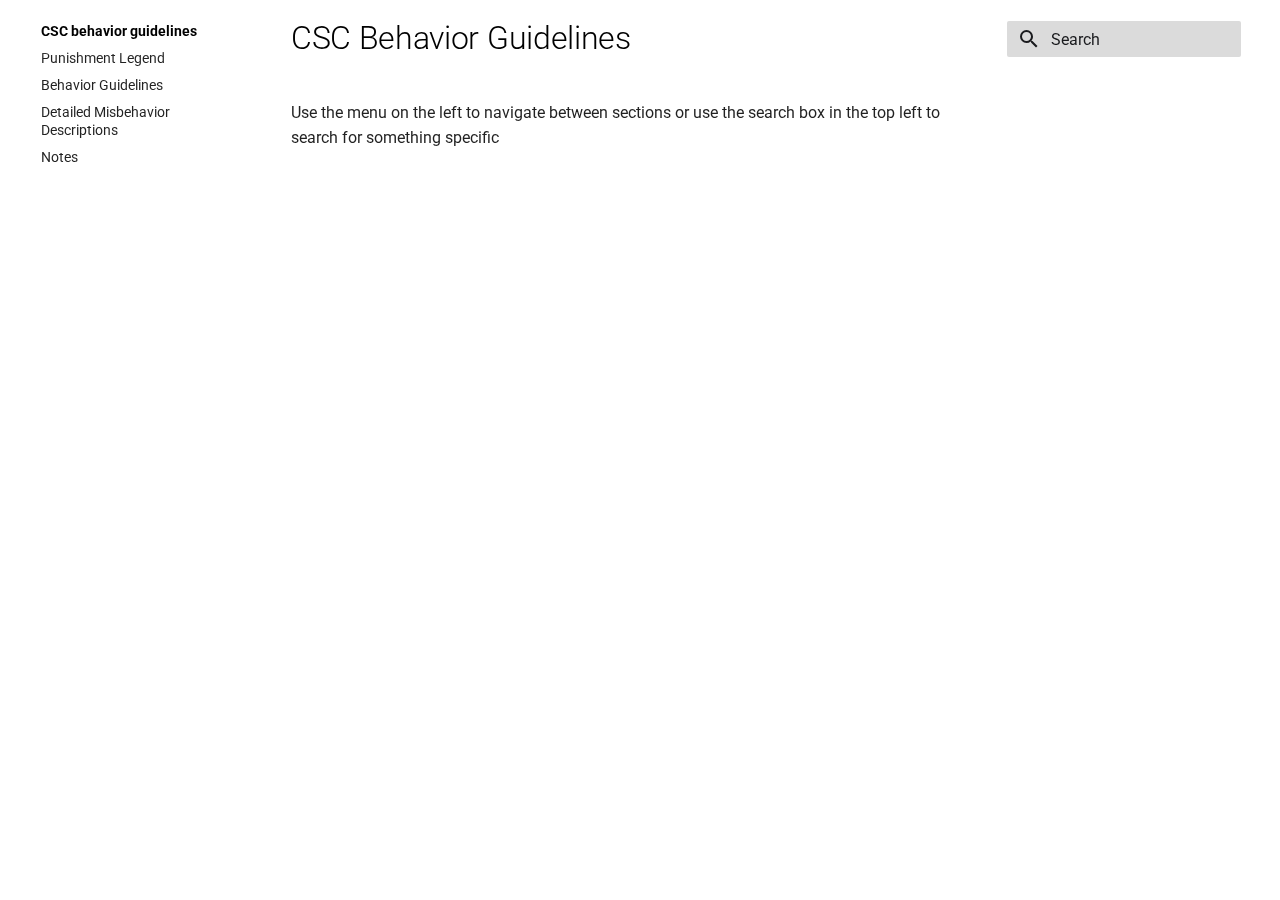
<file: index.html>
<!doctype html>
<html lang="en" class="no-js">
  <head>
    
      <meta charset="utf-8">
      <meta name="viewport" content="width=device-width,initial-scale=1">
      
      
      
        <link rel="canonical" href="https://rulebook.csconfederation.com/">
      
      
      
      <link rel="icon" href="assets/images/favicon.png">
      <meta name="generator" content="mkdocs-1.4.2, mkdocs-material-9.0.6">
    
    
      
        <title>CSC behavior guidelines</title>
      
    
    
      <link rel="stylesheet" href="assets/stylesheets/main.558e4712.min.css">
      
        
        <link rel="stylesheet" href="assets/stylesheets/palette.2505c338.min.css">
      
      

    
    
    
      
        
        
        <link rel="preconnect" href="https://fonts.gstatic.com" crossorigin>
        <link rel="stylesheet" href="https://fonts.googleapis.com/css?family=Roboto:300,300i,400,400i,700,700i%7CRoboto+Mono:400,400i,700,700i&display=fallback">
        <style>:root{--md-text-font:"Roboto";--md-code-font:"Roboto Mono"}</style>
      
    
    
      <link rel="stylesheet" href="stylesheets/extra.css">
    
    <script>__md_scope=new URL(".",location),__md_hash=e=>[...e].reduce((e,_)=>(e<<5)-e+_.charCodeAt(0),0),__md_get=(e,_=localStorage,t=__md_scope)=>JSON.parse(_.getItem(t.pathname+"."+e)),__md_set=(e,_,t=localStorage,a=__md_scope)=>{try{t.setItem(a.pathname+"."+e,JSON.stringify(_))}catch(e){}}</script>
    
      

    
    
    
  </head>
  
  
    
    
      
    
    
    
    
    <body dir="ltr" data-md-color-scheme="default" data-md-color-primary="" data-md-color-accent="">
  
    
    
      <script>var palette=__md_get("__palette");if(palette&&"object"==typeof palette.color)for(var key of Object.keys(palette.color))document.body.setAttribute("data-md-color-"+key,palette.color[key])</script>
    
    <input class="md-toggle" data-md-toggle="drawer" type="checkbox" id="__drawer" autocomplete="off">
    <input class="md-toggle" data-md-toggle="search" type="checkbox" id="__search" autocomplete="off">
    <label class="md-overlay" for="__drawer"></label>
    <div data-md-component="skip">
      
        
        <a href="#csc-behavior-guidelines" class="md-skip">
          Skip to content
        </a>
      
    </div>
    <div data-md-component="announce">
      
    </div>
    
    
      

<header class="md-header" data-md-component="header">
  <nav class="md-header__inner md-grid" aria-label="Header">
    <a href="." title="CSC behavior guidelines" class="md-header__button md-logo" aria-label="CSC behavior guidelines" data-md-component="logo">
      
  
  <svg xmlns="http://www.w3.org/2000/svg" viewBox="0 0 24 24"><path d="M12 8a3 3 0 0 0 3-3 3 3 0 0 0-3-3 3 3 0 0 0-3 3 3 3 0 0 0 3 3m0 3.54C9.64 9.35 6.5 8 3 8v11c3.5 0 6.64 1.35 9 3.54 2.36-2.19 5.5-3.54 9-3.54V8c-3.5 0-6.64 1.35-9 3.54Z"/></svg>

    </a>
    <label class="md-header__button md-icon" for="__drawer">
      <svg xmlns="http://www.w3.org/2000/svg" viewBox="0 0 24 24"><path d="M3 6h18v2H3V6m0 5h18v2H3v-2m0 5h18v2H3v-2Z"/></svg>
    </label>
    <div class="md-header__title" data-md-component="header-title">
      <div class="md-header__ellipsis">
        <div class="md-header__topic">
          <span class="md-ellipsis">
            CSC behavior guidelines
          </span>
        </div>
        <div class="md-header__topic" data-md-component="header-topic">
          <span class="md-ellipsis">
            
              CSC Behavior Guidelines
            
          </span>
        </div>
      </div>
    </div>
    
      <form class="md-header__option" data-md-component="palette">
        
          
          <input class="md-option" data-md-color-media="(prefers-color-scheme: light)" data-md-color-scheme="default" data-md-color-primary="" data-md-color-accent=""  aria-hidden="true"  type="radio" name="__palette" id="__palette_1">
          
        
          
          <input class="md-option" data-md-color-media="(prefers-color-scheme: dark)" data-md-color-scheme="slate" data-md-color-primary="" data-md-color-accent=""  aria-hidden="true"  type="radio" name="__palette" id="__palette_2">
          
        
      </form>
    
    
    
      <label class="md-header__button md-icon" for="__search">
        <svg xmlns="http://www.w3.org/2000/svg" viewBox="0 0 24 24"><path d="M9.5 3A6.5 6.5 0 0 1 16 9.5c0 1.61-.59 3.09-1.56 4.23l.27.27h.79l5 5-1.5 1.5-5-5v-.79l-.27-.27A6.516 6.516 0 0 1 9.5 16 6.5 6.5 0 0 1 3 9.5 6.5 6.5 0 0 1 9.5 3m0 2C7 5 5 7 5 9.5S7 14 9.5 14 14 12 14 9.5 12 5 9.5 5Z"/></svg>
      </label>
      <div class="md-search" data-md-component="search" role="dialog">
  <label class="md-search__overlay" for="__search"></label>
  <div class="md-search__inner" role="search">
    <form class="md-search__form" name="search">
      <input type="text" class="md-search__input" name="query" aria-label="Search" placeholder="Search" autocapitalize="off" autocorrect="off" autocomplete="off" spellcheck="false" data-md-component="search-query" required>
      <label class="md-search__icon md-icon" for="__search">
        <svg xmlns="http://www.w3.org/2000/svg" viewBox="0 0 24 24"><path d="M9.5 3A6.5 6.5 0 0 1 16 9.5c0 1.61-.59 3.09-1.56 4.23l.27.27h.79l5 5-1.5 1.5-5-5v-.79l-.27-.27A6.516 6.516 0 0 1 9.5 16 6.5 6.5 0 0 1 3 9.5 6.5 6.5 0 0 1 9.5 3m0 2C7 5 5 7 5 9.5S7 14 9.5 14 14 12 14 9.5 12 5 9.5 5Z"/></svg>
        <svg xmlns="http://www.w3.org/2000/svg" viewBox="0 0 24 24"><path d="M20 11v2H8l5.5 5.5-1.42 1.42L4.16 12l7.92-7.92L13.5 5.5 8 11h12Z"/></svg>
      </label>
      <nav class="md-search__options" aria-label="Search">
        
        <button type="reset" class="md-search__icon md-icon" title="Clear" aria-label="Clear" tabindex="-1">
          <svg xmlns="http://www.w3.org/2000/svg" viewBox="0 0 24 24"><path d="M19 6.41 17.59 5 12 10.59 6.41 5 5 6.41 10.59 12 5 17.59 6.41 19 12 13.41 17.59 19 19 17.59 13.41 12 19 6.41Z"/></svg>
        </button>
      </nav>
      
    </form>
    <div class="md-search__output">
      <div class="md-search__scrollwrap" data-md-scrollfix>
        <div class="md-search-result" data-md-component="search-result">
          <div class="md-search-result__meta">
            Initializing search
          </div>
          <ol class="md-search-result__list" role="presentation"></ol>
        </div>
      </div>
    </div>
  </div>
</div>
    
    
  </nav>
  
</header>
    
    <div class="md-container" data-md-component="container">
      
      
        
          
        
      
      <main class="md-main" data-md-component="main">
        <div class="md-main__inner md-grid">
          
            
              
              <div class="md-sidebar md-sidebar--primary" data-md-component="sidebar" data-md-type="navigation" >
                <div class="md-sidebar__scrollwrap">
                  <div class="md-sidebar__inner">
                    


<nav class="md-nav md-nav--primary" aria-label="Navigation" data-md-level="0">
  <label class="md-nav__title" for="__drawer">
    <a href="." title="CSC behavior guidelines" class="md-nav__button md-logo" aria-label="CSC behavior guidelines" data-md-component="logo">
      
  
  <svg xmlns="http://www.w3.org/2000/svg" viewBox="0 0 24 24"><path d="M12 8a3 3 0 0 0 3-3 3 3 0 0 0-3-3 3 3 0 0 0-3 3 3 3 0 0 0 3 3m0 3.54C9.64 9.35 6.5 8 3 8v11c3.5 0 6.64 1.35 9 3.54 2.36-2.19 5.5-3.54 9-3.54V8c-3.5 0-6.64 1.35-9 3.54Z"/></svg>

    </a>
    CSC behavior guidelines
  </label>
  
  <ul class="md-nav__list" data-md-scrollfix>
    
      
      
      

  
  
  
    <li class="md-nav__item">
      <a href="punishment-legend/" class="md-nav__link">
        Punishment Legend
      </a>
    </li>
  

    
      
      
      

  
  
  
    <li class="md-nav__item">
      <a href="behavior-guidelines/" class="md-nav__link">
        Behavior Guidelines
      </a>
    </li>
  

    
      
      
      

  
  
  
    <li class="md-nav__item">
      <a href="detailed-misbehavior-descriptions/" class="md-nav__link">
        Detailed Misbehavior Descriptions
      </a>
    </li>
  

    
      
      
      

  
  
  
    <li class="md-nav__item">
      <a href="notes/" class="md-nav__link">
        Notes
      </a>
    </li>
  

    
  </ul>
</nav>
                  </div>
                </div>
              </div>
            
            
              
              <div class="md-sidebar md-sidebar--secondary" data-md-component="sidebar" data-md-type="toc" >
                <div class="md-sidebar__scrollwrap">
                  <div class="md-sidebar__inner">
                    

<nav class="md-nav md-nav--secondary" aria-label="Table of contents">
  
  
  
    
  
  
</nav>
                  </div>
                </div>
              </div>
            
          
          
            <div class="md-content" data-md-component="content">
              <article class="md-content__inner md-typeset">
                
                  



<h1 id="csc-behavior-guidelines">CSC Behavior Guidelines</h1>
<p>Use the menu on the left to navigate between sections or use the search box in the top left to search for something specific</p>





                
              </article>
            </div>
          
          
        </div>
        
      </main>
      
        <footer class="md-footer">
  
  <div class="md-footer-meta md-typeset">
    <div class="md-footer-meta__inner md-grid">
      <div class="md-copyright">
  
  
    Made with
    <a href="https://squidfunk.github.io/mkdocs-material/" target="_blank" rel="noopener">
      Material for MkDocs
    </a>
  
</div>
      
    </div>
  </div>
</footer>
      
    </div>
    <div class="md-dialog" data-md-component="dialog">
      <div class="md-dialog__inner md-typeset"></div>
    </div>
    
    <script id="__config" type="application/json">{"base": ".", "features": [], "search": "assets/javascripts/workers/search.e5c33ebb.min.js", "translations": {"clipboard.copied": "Copied to clipboard", "clipboard.copy": "Copy to clipboard", "search.result.more.one": "1 more on this page", "search.result.more.other": "# more on this page", "search.result.none": "No matching documents", "search.result.one": "1 matching document", "search.result.other": "# matching documents", "search.result.placeholder": "Type to start searching", "search.result.term.missing": "Missing", "select.version": "Select version"}}</script>
    
    
      <script src="assets/javascripts/bundle.51d95adb.min.js"></script>
      
        <script src="javascripts/extra.js"></script>
      
    
  </body>
</html>
</file>
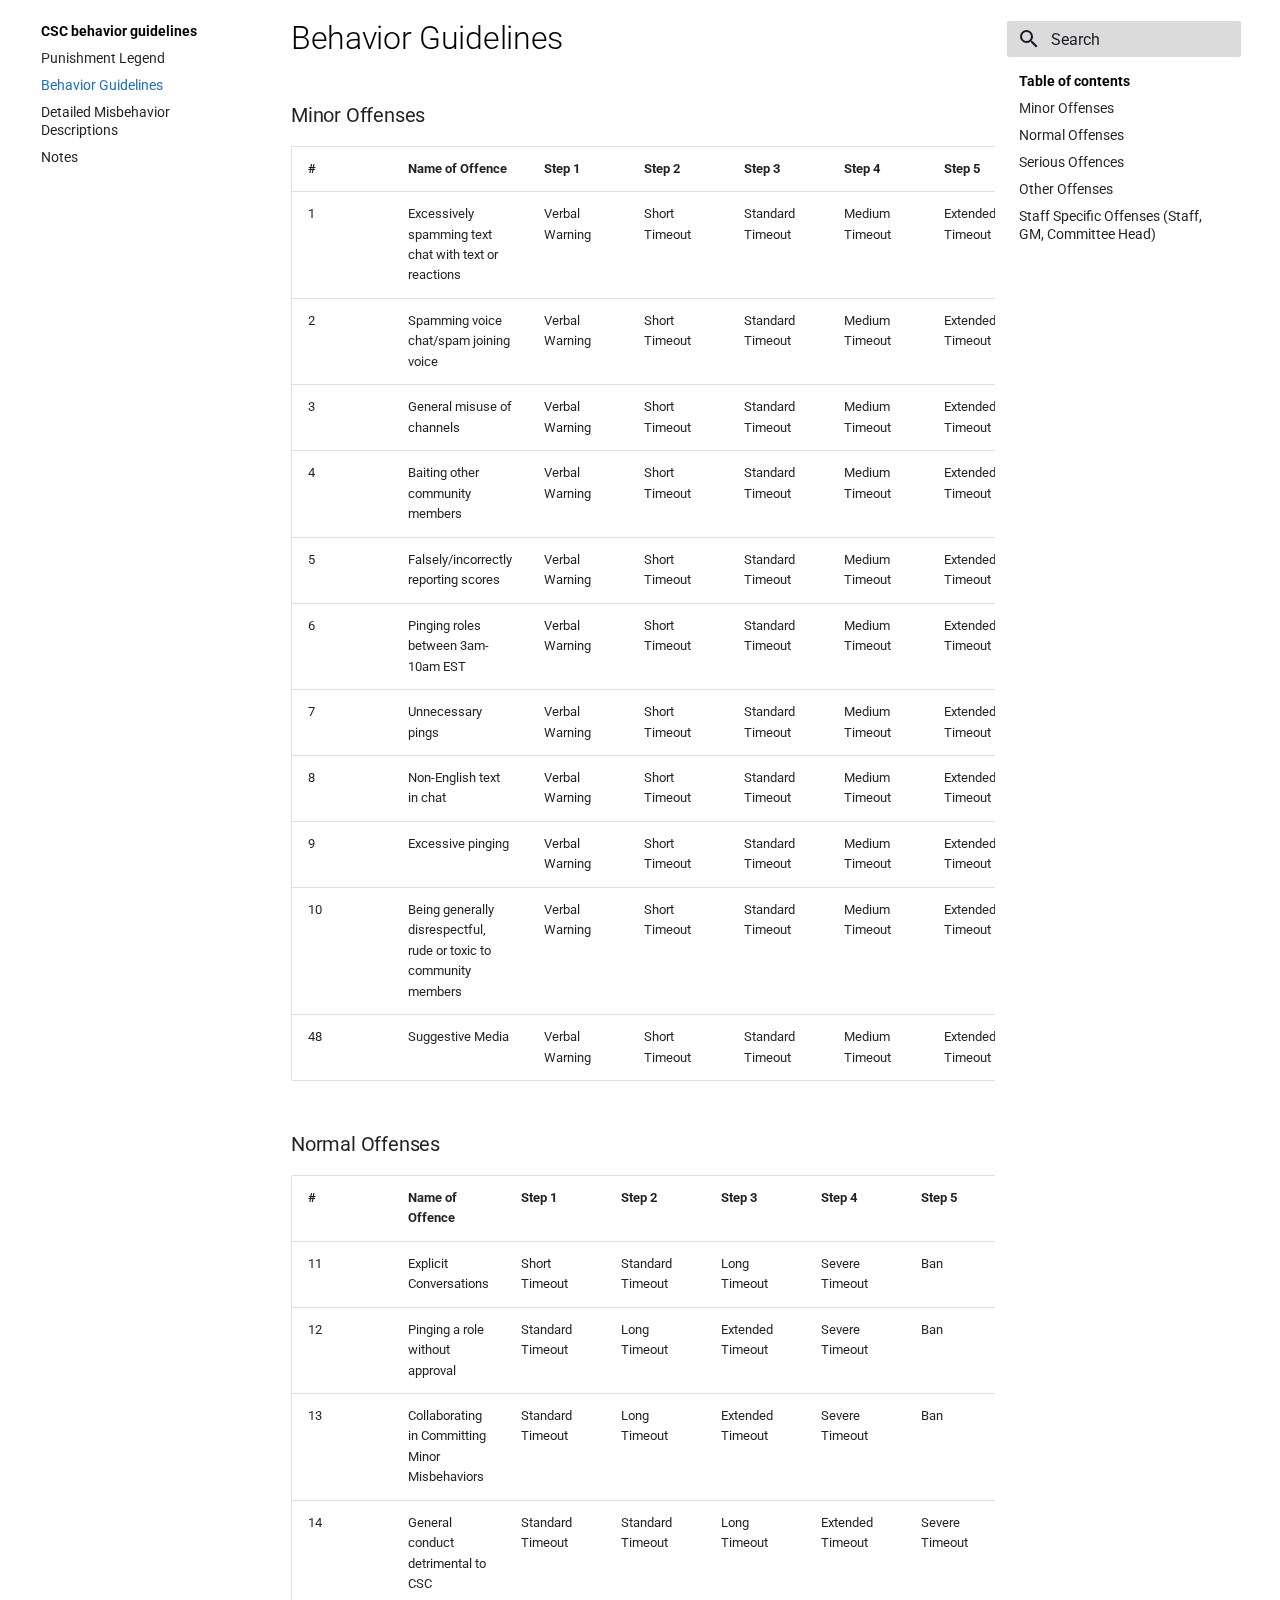
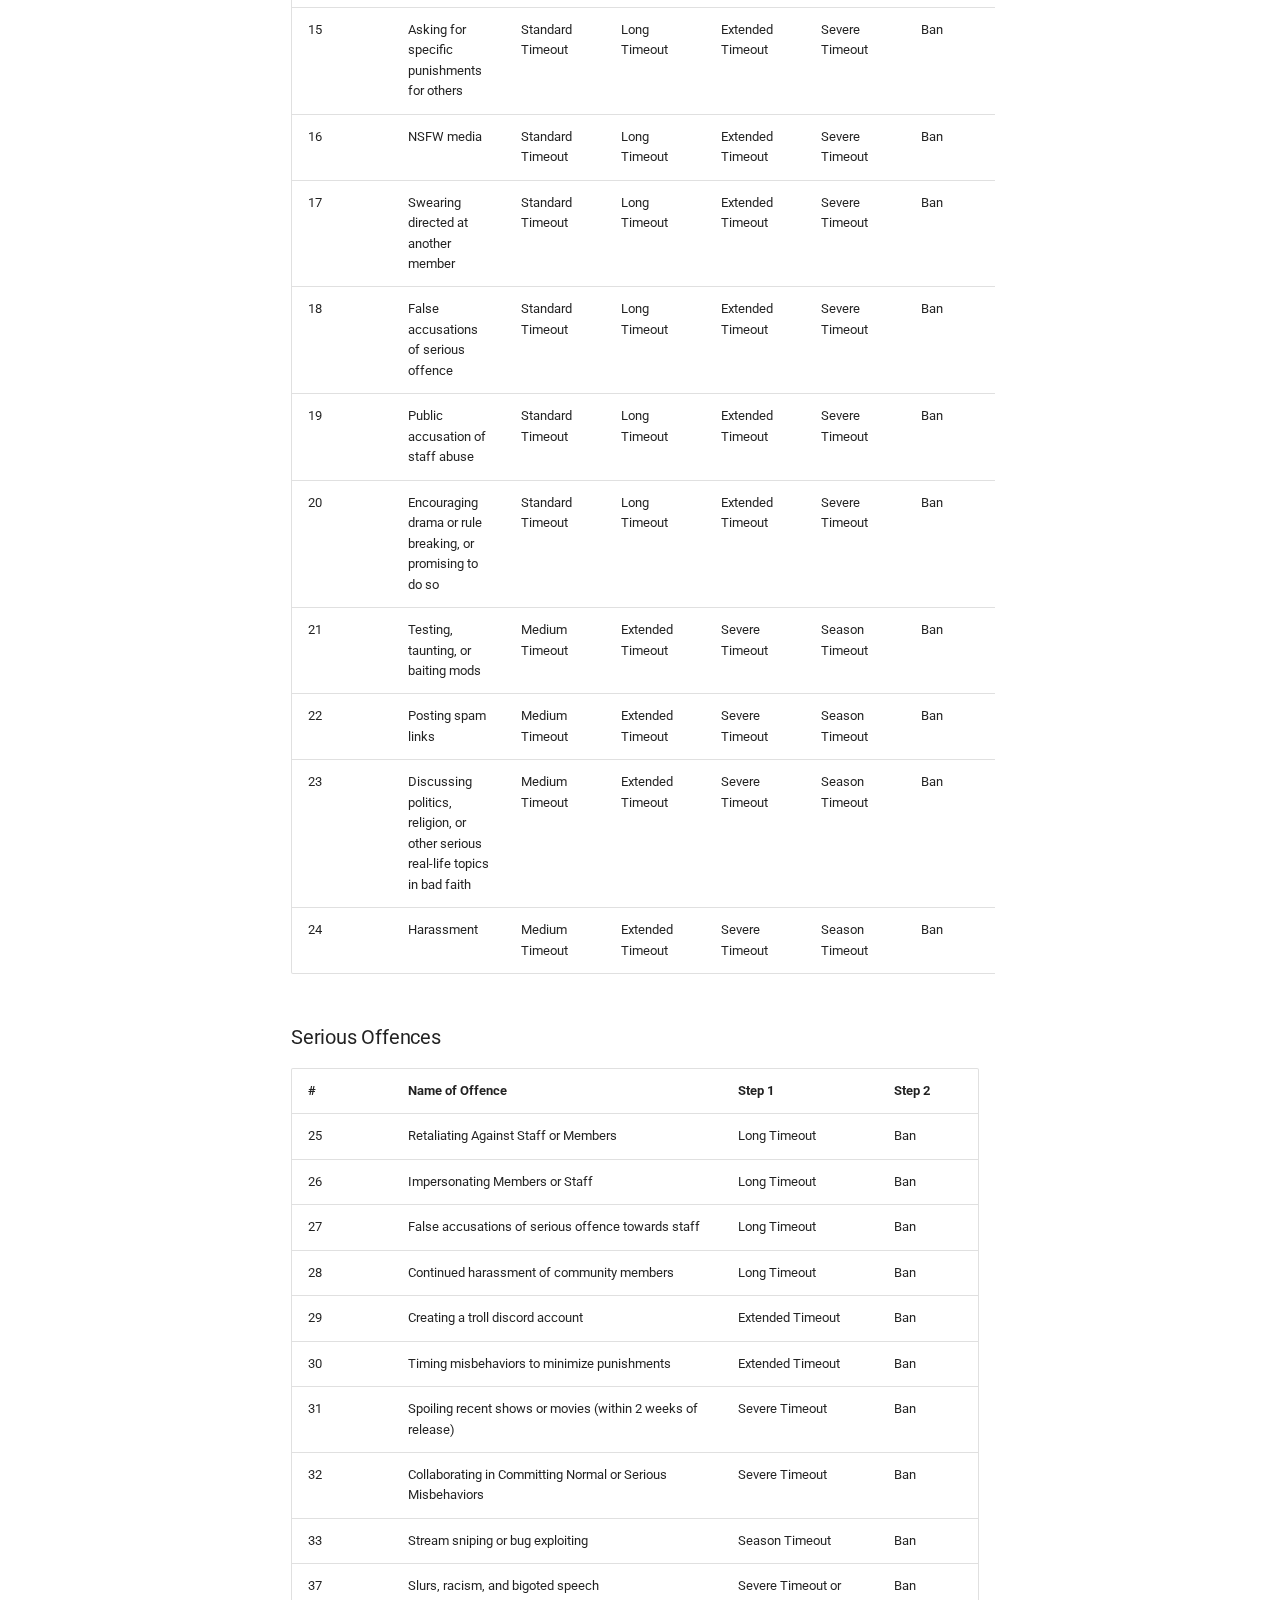
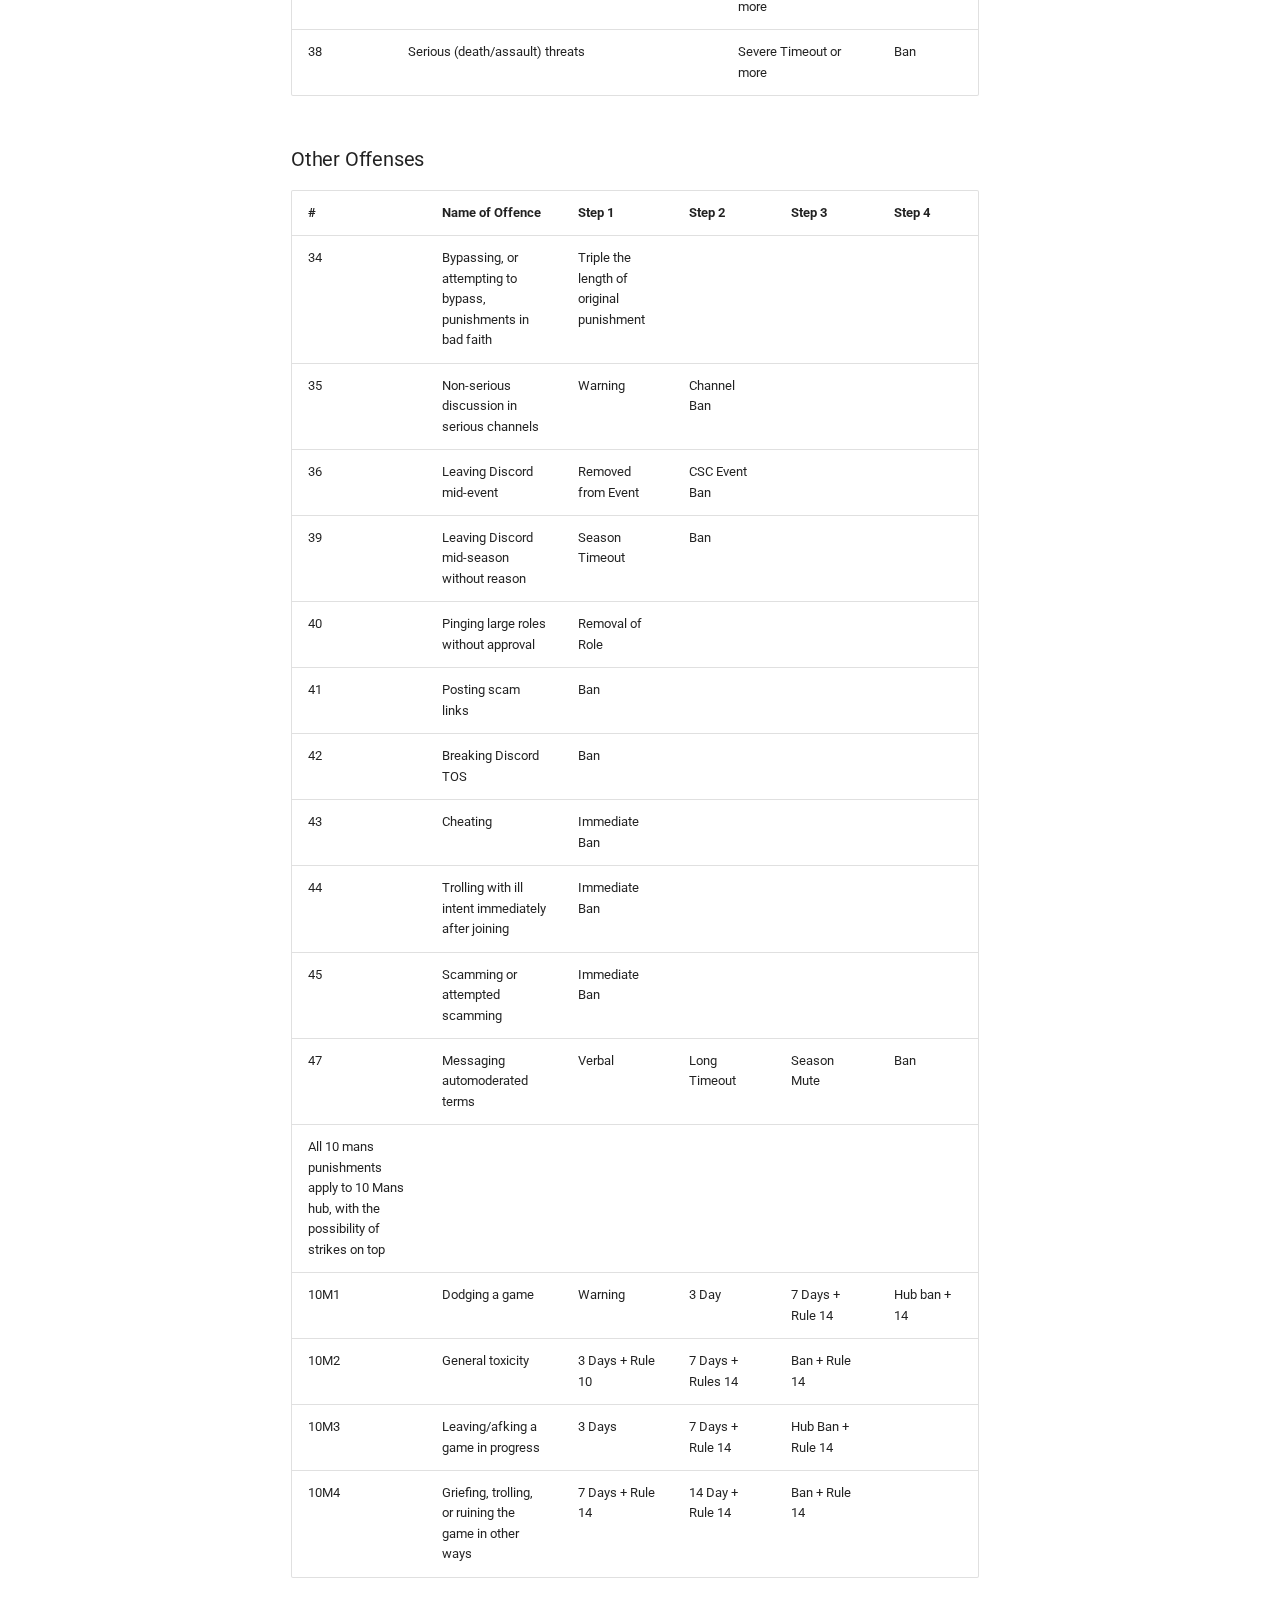
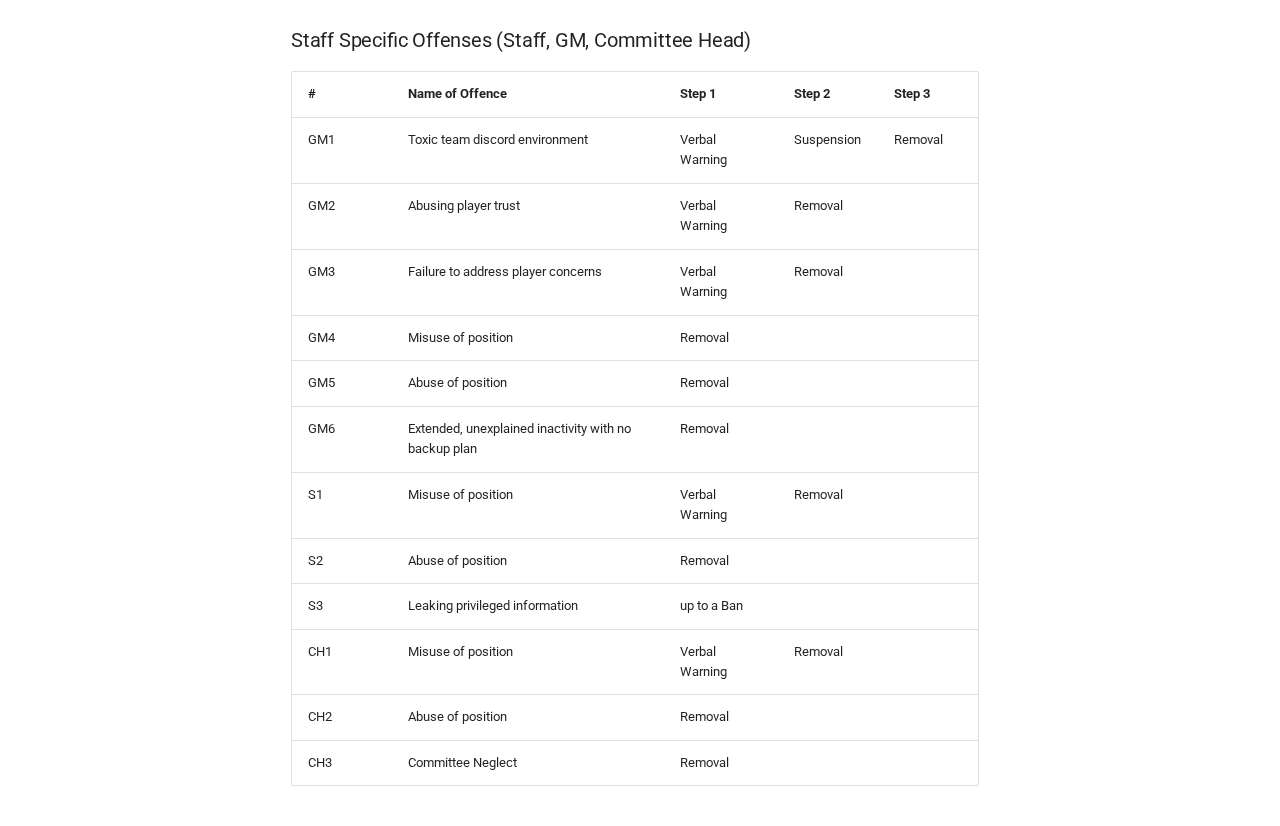
<file: behavior-guidelines/index.html>
<!doctype html>
<html lang="en" class="no-js">
  <head>
    
      <meta charset="utf-8">
      <meta name="viewport" content="width=device-width,initial-scale=1">
      
      
      
        <link rel="canonical" href="https://rulebook.csconfederation.com/behavior-guidelines/">
      
      
        <link rel="prev" href="../punishment-legend/">
      
      
        <link rel="next" href="../detailed-misbehavior-descriptions/">
      
      <link rel="icon" href="../assets/images/favicon.png">
      <meta name="generator" content="mkdocs-1.4.2, mkdocs-material-9.0.6">
    
    
      
        <title>Behavior Guidelines - CSC behavior guidelines</title>
      
    
    
      <link rel="stylesheet" href="../assets/stylesheets/main.558e4712.min.css">
      
        
        <link rel="stylesheet" href="../assets/stylesheets/palette.2505c338.min.css">
      
      

    
    
    
      
        
        
        <link rel="preconnect" href="https://fonts.gstatic.com" crossorigin>
        <link rel="stylesheet" href="https://fonts.googleapis.com/css?family=Roboto:300,300i,400,400i,700,700i%7CRoboto+Mono:400,400i,700,700i&display=fallback">
        <style>:root{--md-text-font:"Roboto";--md-code-font:"Roboto Mono"}</style>
      
    
    
      <link rel="stylesheet" href="../stylesheets/extra.css">
    
    <script>__md_scope=new URL("..",location),__md_hash=e=>[...e].reduce((e,_)=>(e<<5)-e+_.charCodeAt(0),0),__md_get=(e,_=localStorage,t=__md_scope)=>JSON.parse(_.getItem(t.pathname+"."+e)),__md_set=(e,_,t=localStorage,a=__md_scope)=>{try{t.setItem(a.pathname+"."+e,JSON.stringify(_))}catch(e){}}</script>
    
      

    
    
    
  </head>
  
  
    
    
      
    
    
    
    
    <body dir="ltr" data-md-color-scheme="default" data-md-color-primary="" data-md-color-accent="">
  
    
    
      <script>var palette=__md_get("__palette");if(palette&&"object"==typeof palette.color)for(var key of Object.keys(palette.color))document.body.setAttribute("data-md-color-"+key,palette.color[key])</script>
    
    <input class="md-toggle" data-md-toggle="drawer" type="checkbox" id="__drawer" autocomplete="off">
    <input class="md-toggle" data-md-toggle="search" type="checkbox" id="__search" autocomplete="off">
    <label class="md-overlay" for="__drawer"></label>
    <div data-md-component="skip">
      
        
        <a href="#behavior-guidelines" class="md-skip">
          Skip to content
        </a>
      
    </div>
    <div data-md-component="announce">
      
    </div>
    
    
      

<header class="md-header" data-md-component="header">
  <nav class="md-header__inner md-grid" aria-label="Header">
    <a href=".." title="CSC behavior guidelines" class="md-header__button md-logo" aria-label="CSC behavior guidelines" data-md-component="logo">
      
  
  <svg xmlns="http://www.w3.org/2000/svg" viewBox="0 0 24 24"><path d="M12 8a3 3 0 0 0 3-3 3 3 0 0 0-3-3 3 3 0 0 0-3 3 3 3 0 0 0 3 3m0 3.54C9.64 9.35 6.5 8 3 8v11c3.5 0 6.64 1.35 9 3.54 2.36-2.19 5.5-3.54 9-3.54V8c-3.5 0-6.64 1.35-9 3.54Z"/></svg>

    </a>
    <label class="md-header__button md-icon" for="__drawer">
      <svg xmlns="http://www.w3.org/2000/svg" viewBox="0 0 24 24"><path d="M3 6h18v2H3V6m0 5h18v2H3v-2m0 5h18v2H3v-2Z"/></svg>
    </label>
    <div class="md-header__title" data-md-component="header-title">
      <div class="md-header__ellipsis">
        <div class="md-header__topic">
          <span class="md-ellipsis">
            CSC behavior guidelines
          </span>
        </div>
        <div class="md-header__topic" data-md-component="header-topic">
          <span class="md-ellipsis">
            
              Behavior Guidelines
            
          </span>
        </div>
      </div>
    </div>
    
      <form class="md-header__option" data-md-component="palette">
        
          
          <input class="md-option" data-md-color-media="(prefers-color-scheme: light)" data-md-color-scheme="default" data-md-color-primary="" data-md-color-accent=""  aria-hidden="true"  type="radio" name="__palette" id="__palette_1">
          
        
          
          <input class="md-option" data-md-color-media="(prefers-color-scheme: dark)" data-md-color-scheme="slate" data-md-color-primary="" data-md-color-accent=""  aria-hidden="true"  type="radio" name="__palette" id="__palette_2">
          
        
      </form>
    
    
    
      <label class="md-header__button md-icon" for="__search">
        <svg xmlns="http://www.w3.org/2000/svg" viewBox="0 0 24 24"><path d="M9.5 3A6.5 6.5 0 0 1 16 9.5c0 1.61-.59 3.09-1.56 4.23l.27.27h.79l5 5-1.5 1.5-5-5v-.79l-.27-.27A6.516 6.516 0 0 1 9.5 16 6.5 6.5 0 0 1 3 9.5 6.5 6.5 0 0 1 9.5 3m0 2C7 5 5 7 5 9.5S7 14 9.5 14 14 12 14 9.5 12 5 9.5 5Z"/></svg>
      </label>
      <div class="md-search" data-md-component="search" role="dialog">
  <label class="md-search__overlay" for="__search"></label>
  <div class="md-search__inner" role="search">
    <form class="md-search__form" name="search">
      <input type="text" class="md-search__input" name="query" aria-label="Search" placeholder="Search" autocapitalize="off" autocorrect="off" autocomplete="off" spellcheck="false" data-md-component="search-query" required>
      <label class="md-search__icon md-icon" for="__search">
        <svg xmlns="http://www.w3.org/2000/svg" viewBox="0 0 24 24"><path d="M9.5 3A6.5 6.5 0 0 1 16 9.5c0 1.61-.59 3.09-1.56 4.23l.27.27h.79l5 5-1.5 1.5-5-5v-.79l-.27-.27A6.516 6.516 0 0 1 9.5 16 6.5 6.5 0 0 1 3 9.5 6.5 6.5 0 0 1 9.5 3m0 2C7 5 5 7 5 9.5S7 14 9.5 14 14 12 14 9.5 12 5 9.5 5Z"/></svg>
        <svg xmlns="http://www.w3.org/2000/svg" viewBox="0 0 24 24"><path d="M20 11v2H8l5.5 5.5-1.42 1.42L4.16 12l7.92-7.92L13.5 5.5 8 11h12Z"/></svg>
      </label>
      <nav class="md-search__options" aria-label="Search">
        
        <button type="reset" class="md-search__icon md-icon" title="Clear" aria-label="Clear" tabindex="-1">
          <svg xmlns="http://www.w3.org/2000/svg" viewBox="0 0 24 24"><path d="M19 6.41 17.59 5 12 10.59 6.41 5 5 6.41 10.59 12 5 17.59 6.41 19 12 13.41 17.59 19 19 17.59 13.41 12 19 6.41Z"/></svg>
        </button>
      </nav>
      
    </form>
    <div class="md-search__output">
      <div class="md-search__scrollwrap" data-md-scrollfix>
        <div class="md-search-result" data-md-component="search-result">
          <div class="md-search-result__meta">
            Initializing search
          </div>
          <ol class="md-search-result__list" role="presentation"></ol>
        </div>
      </div>
    </div>
  </div>
</div>
    
    
  </nav>
  
</header>
    
    <div class="md-container" data-md-component="container">
      
      
        
          
        
      
      <main class="md-main" data-md-component="main">
        <div class="md-main__inner md-grid">
          
            
              
              <div class="md-sidebar md-sidebar--primary" data-md-component="sidebar" data-md-type="navigation" >
                <div class="md-sidebar__scrollwrap">
                  <div class="md-sidebar__inner">
                    


<nav class="md-nav md-nav--primary" aria-label="Navigation" data-md-level="0">
  <label class="md-nav__title" for="__drawer">
    <a href=".." title="CSC behavior guidelines" class="md-nav__button md-logo" aria-label="CSC behavior guidelines" data-md-component="logo">
      
  
  <svg xmlns="http://www.w3.org/2000/svg" viewBox="0 0 24 24"><path d="M12 8a3 3 0 0 0 3-3 3 3 0 0 0-3-3 3 3 0 0 0-3 3 3 3 0 0 0 3 3m0 3.54C9.64 9.35 6.5 8 3 8v11c3.5 0 6.64 1.35 9 3.54 2.36-2.19 5.5-3.54 9-3.54V8c-3.5 0-6.64 1.35-9 3.54Z"/></svg>

    </a>
    CSC behavior guidelines
  </label>
  
  <ul class="md-nav__list" data-md-scrollfix>
    
      
      
      

  
  
  
    <li class="md-nav__item">
      <a href="../punishment-legend/" class="md-nav__link">
        Punishment Legend
      </a>
    </li>
  

    
      
      
      

  
  
    
  
  
    <li class="md-nav__item md-nav__item--active">
      
      <input class="md-nav__toggle md-toggle" data-md-toggle="toc" type="checkbox" id="__toc">
      
      
        
      
      
        <label class="md-nav__link md-nav__link--active" for="__toc">
          Behavior Guidelines
          <span class="md-nav__icon md-icon"></span>
        </label>
      
      <a href="./" class="md-nav__link md-nav__link--active">
        Behavior Guidelines
      </a>
      
        

<nav class="md-nav md-nav--secondary" aria-label="Table of contents">
  
  
  
    
  
  
    <label class="md-nav__title" for="__toc">
      <span class="md-nav__icon md-icon"></span>
      Table of contents
    </label>
    <ul class="md-nav__list" data-md-component="toc" data-md-scrollfix>
      
        <li class="md-nav__item">
  <a href="#minor-offenses" class="md-nav__link">
    Minor Offenses
  </a>
  
</li>
      
        <li class="md-nav__item">
  <a href="#normal-offenses" class="md-nav__link">
    Normal Offenses
  </a>
  
</li>
      
        <li class="md-nav__item">
  <a href="#serious-offences" class="md-nav__link">
    Serious Offences
  </a>
  
</li>
      
        <li class="md-nav__item">
  <a href="#other-offenses" class="md-nav__link">
    Other Offenses
  </a>
  
</li>
      
        <li class="md-nav__item">
  <a href="#staff-specific-offenses-staff-gm-committee-head" class="md-nav__link">
    Staff Specific Offenses (Staff, GM, Committee Head)
  </a>
  
</li>
      
    </ul>
  
</nav>
      
    </li>
  

    
      
      
      

  
  
  
    <li class="md-nav__item">
      <a href="../detailed-misbehavior-descriptions/" class="md-nav__link">
        Detailed Misbehavior Descriptions
      </a>
    </li>
  

    
      
      
      

  
  
  
    <li class="md-nav__item">
      <a href="../notes/" class="md-nav__link">
        Notes
      </a>
    </li>
  

    
  </ul>
</nav>
                  </div>
                </div>
              </div>
            
            
              
              <div class="md-sidebar md-sidebar--secondary" data-md-component="sidebar" data-md-type="toc" >
                <div class="md-sidebar__scrollwrap">
                  <div class="md-sidebar__inner">
                    

<nav class="md-nav md-nav--secondary" aria-label="Table of contents">
  
  
  
    
  
  
    <label class="md-nav__title" for="__toc">
      <span class="md-nav__icon md-icon"></span>
      Table of contents
    </label>
    <ul class="md-nav__list" data-md-component="toc" data-md-scrollfix>
      
        <li class="md-nav__item">
  <a href="#minor-offenses" class="md-nav__link">
    Minor Offenses
  </a>
  
</li>
      
        <li class="md-nav__item">
  <a href="#normal-offenses" class="md-nav__link">
    Normal Offenses
  </a>
  
</li>
      
        <li class="md-nav__item">
  <a href="#serious-offences" class="md-nav__link">
    Serious Offences
  </a>
  
</li>
      
        <li class="md-nav__item">
  <a href="#other-offenses" class="md-nav__link">
    Other Offenses
  </a>
  
</li>
      
        <li class="md-nav__item">
  <a href="#staff-specific-offenses-staff-gm-committee-head" class="md-nav__link">
    Staff Specific Offenses (Staff, GM, Committee Head)
  </a>
  
</li>
      
    </ul>
  
</nav>
                  </div>
                </div>
              </div>
            
          
          
            <div class="md-content" data-md-component="content">
              <article class="md-content__inner md-typeset">
                
                  



<h1 id="behavior-guidelines">Behavior Guidelines</h1>
<h3 id="minor-offenses">Minor Offenses</h3>
<table>
<thead>
<tr>
<th>#</th>
<th>Name of Offence</th>
<th>Step 1</th>
<th>Step 2</th>
<th>Step 3</th>
<th>Step 4</th>
<th>Step 5</th>
<th>Step 6</th>
<th>Step 7</th>
</tr>
</thead>
<tbody>
<tr>
<td>1</td>
<td>Excessively spamming text chat with text or reactions</td>
<td>Verbal Warning</td>
<td>Short Timeout</td>
<td>Standard Timeout</td>
<td>Medium Timeout</td>
<td>Extended Timeout</td>
<td>Severe Timeout</td>
<td>Ban</td>
</tr>
<tr>
<td>2</td>
<td>Spamming voice chat/spam joining voice</td>
<td>Verbal Warning</td>
<td>Short Timeout</td>
<td>Standard Timeout</td>
<td>Medium Timeout</td>
<td>Extended Timeout</td>
<td>Severe Timeout</td>
<td>Ban</td>
</tr>
<tr>
<td>3</td>
<td>General misuse of channels</td>
<td>Verbal Warning</td>
<td>Short Timeout</td>
<td>Standard Timeout</td>
<td>Medium Timeout</td>
<td>Extended Timeout</td>
<td>Severe Timeout</td>
<td>Ban</td>
</tr>
<tr>
<td>4</td>
<td>Baiting other community members</td>
<td>Verbal Warning</td>
<td>Short Timeout</td>
<td>Standard Timeout</td>
<td>Medium Timeout</td>
<td>Extended Timeout</td>
<td>Severe Timeout</td>
<td>Ban</td>
</tr>
<tr>
<td>5</td>
<td>Falsely/incorrectly reporting scores</td>
<td>Verbal Warning</td>
<td>Short Timeout</td>
<td>Standard Timeout</td>
<td>Medium Timeout</td>
<td>Extended Timeout</td>
<td>Severe Timeout</td>
<td>Ban</td>
</tr>
<tr>
<td>6</td>
<td>Pinging roles between 3am-10am EST</td>
<td>Verbal Warning</td>
<td>Short Timeout</td>
<td>Standard Timeout</td>
<td>Medium Timeout</td>
<td>Extended Timeout</td>
<td>Severe Timeout</td>
<td>Ban</td>
</tr>
<tr>
<td>7</td>
<td>Unnecessary pings</td>
<td>Verbal Warning</td>
<td>Short Timeout</td>
<td>Standard Timeout</td>
<td>Medium Timeout</td>
<td>Extended Timeout</td>
<td>Severe Timeout</td>
<td>Ban</td>
</tr>
<tr>
<td>8</td>
<td>Non-English text in chat</td>
<td>Verbal Warning</td>
<td>Short Timeout</td>
<td>Standard Timeout</td>
<td>Medium Timeout</td>
<td>Extended Timeout</td>
<td>Severe Timeout</td>
<td>Ban</td>
</tr>
<tr>
<td>9</td>
<td>Excessive pinging</td>
<td>Verbal Warning</td>
<td>Short Timeout</td>
<td>Standard Timeout</td>
<td>Medium Timeout</td>
<td>Extended Timeout</td>
<td>Severe Timeout</td>
<td>Ban</td>
</tr>
<tr>
<td>10</td>
<td>Being generally disrespectful, rude or toxic to community members</td>
<td>Verbal Warning</td>
<td>Short Timeout</td>
<td>Standard Timeout</td>
<td>Medium Timeout</td>
<td>Extended Timeout</td>
<td>Severe Timeout</td>
<td>Ban</td>
</tr>
<tr>
<td>48</td>
<td>Suggestive Media</td>
<td>Verbal Warning</td>
<td>Short Timeout</td>
<td>Standard Timeout</td>
<td>Medium Timeout</td>
<td>Extended Timeout</td>
<td>Severe Timeout</td>
<td>Ban</td>
</tr>
</tbody>
</table>
<h3 id="normal-offenses">Normal Offenses</h3>
<table>
<thead>
<tr>
<th>#</th>
<th>Name of Offence</th>
<th>Step 1</th>
<th>Step 2</th>
<th>Step 3</th>
<th>Step 4</th>
<th>Step 5</th>
</tr>
</thead>
<tbody>
<tr>
<td>11</td>
<td>Explicit Conversations</td>
<td>Short Timeout</td>
<td>Standard Timeout</td>
<td>Long Timeout</td>
<td>Severe Timeout</td>
<td>Ban</td>
</tr>
<tr>
<td>12</td>
<td>Pinging a role without approval</td>
<td>Standard Timeout</td>
<td>Long Timeout</td>
<td>Extended Timeout</td>
<td>Severe Timeout</td>
<td>Ban</td>
</tr>
<tr>
<td>13</td>
<td>Collaborating in Committing Minor Misbehaviors</td>
<td>Standard Timeout</td>
<td>Long Timeout</td>
<td>Extended Timeout</td>
<td>Severe Timeout</td>
<td>Ban</td>
</tr>
<tr>
<td>14</td>
<td>General conduct detrimental to CSC</td>
<td>Standard Timeout</td>
<td>Standard Timeout</td>
<td>Long Timeout</td>
<td>Extended Timeout</td>
<td>Severe Timeout</td>
</tr>
<tr>
<td>15</td>
<td>Asking for specific punishments for others</td>
<td>Standard Timeout</td>
<td>Long Timeout</td>
<td>Extended Timeout</td>
<td>Severe Timeout</td>
<td>Ban</td>
</tr>
<tr>
<td>16</td>
<td>NSFW media</td>
<td>Standard Timeout</td>
<td>Long Timeout</td>
<td>Extended Timeout</td>
<td>Severe Timeout</td>
<td>Ban</td>
</tr>
<tr>
<td>17</td>
<td>Swearing directed at another member</td>
<td>Standard Timeout</td>
<td>Long Timeout</td>
<td>Extended Timeout</td>
<td>Severe Timeout</td>
<td>Ban</td>
</tr>
<tr>
<td>18</td>
<td>False accusations of serious offence</td>
<td>Standard Timeout</td>
<td>Long Timeout</td>
<td>Extended Timeout</td>
<td>Severe Timeout</td>
<td>Ban</td>
</tr>
<tr>
<td>19</td>
<td>Public accusation of staff abuse</td>
<td>Standard Timeout</td>
<td>Long Timeout</td>
<td>Extended Timeout</td>
<td>Severe Timeout</td>
<td>Ban</td>
</tr>
<tr>
<td>20</td>
<td>Encouraging drama or rule breaking, or promising to do so</td>
<td>Standard Timeout</td>
<td>Long Timeout</td>
<td>Extended Timeout</td>
<td>Severe Timeout</td>
<td>Ban</td>
</tr>
<tr>
<td>21</td>
<td>Testing, taunting, or baiting mods</td>
<td>Medium Timeout</td>
<td>Extended Timeout</td>
<td>Severe Timeout</td>
<td>Season Timeout</td>
<td>Ban</td>
</tr>
<tr>
<td>22</td>
<td>Posting spam links</td>
<td>Medium Timeout</td>
<td>Extended Timeout</td>
<td>Severe Timeout</td>
<td>Season Timeout</td>
<td>Ban</td>
</tr>
<tr>
<td>23</td>
<td>Discussing politics, religion, or other serious real-life topics in bad faith</td>
<td>Medium Timeout</td>
<td>Extended Timeout</td>
<td>Severe Timeout</td>
<td>Season Timeout</td>
<td>Ban</td>
</tr>
<tr>
<td>24</td>
<td>Harassment</td>
<td>Medium Timeout</td>
<td>Extended Timeout</td>
<td>Severe Timeout</td>
<td>Season Timeout</td>
<td>Ban</td>
</tr>
</tbody>
</table>
<h3 id="serious-offences">Serious Offences</h3>
<table>
<thead>
<tr>
<th>#</th>
<th>Name of Offence</th>
<th>Step 1</th>
<th>Step 2</th>
</tr>
</thead>
<tbody>
<tr>
<td>25</td>
<td>Retaliating Against Staff or Members</td>
<td>Long Timeout</td>
<td>Ban</td>
</tr>
<tr>
<td>26</td>
<td>Impersonating Members or Staff</td>
<td>Long Timeout</td>
<td>Ban</td>
</tr>
<tr>
<td>27</td>
<td>False accusations of serious offence towards staff</td>
<td>Long Timeout</td>
<td>Ban</td>
</tr>
<tr>
<td>28</td>
<td>Continued harassment of community members</td>
<td>Long Timeout</td>
<td>Ban</td>
</tr>
<tr>
<td>29</td>
<td>Creating a troll discord account</td>
<td>Extended Timeout</td>
<td>Ban</td>
</tr>
<tr>
<td>30</td>
<td>Timing misbehaviors to minimize punishments</td>
<td>Extended Timeout</td>
<td>Ban</td>
</tr>
<tr>
<td>31</td>
<td>Spoiling recent shows or movies (within 2 weeks of release)</td>
<td>Severe Timeout</td>
<td>Ban</td>
</tr>
<tr>
<td>32</td>
<td>Collaborating in Committing Normal or Serious Misbehaviors</td>
<td>Severe Timeout</td>
<td>Ban</td>
</tr>
<tr>
<td>33</td>
<td>Stream sniping or bug exploiting</td>
<td>Season Timeout</td>
<td>Ban</td>
</tr>
<tr>
<td>37</td>
<td>Slurs, racism, and bigoted speech</td>
<td>Severe Timeout or more</td>
<td>Ban</td>
</tr>
<tr>
<td>38</td>
<td>Serious (death/assault) threats</td>
<td>Severe Timeout or more</td>
<td>Ban</td>
</tr>
</tbody>
</table>
<h3 id="other-offenses">Other Offenses</h3>
<table>
<thead>
<tr>
<th>#</th>
<th>Name of Offence</th>
<th>Step 1</th>
<th>Step 2</th>
<th>Step 3</th>
<th>Step 4</th>
</tr>
</thead>
<tbody>
<tr>
<td>34</td>
<td>Bypassing, or attempting to bypass, punishments in bad faith</td>
<td>Triple the length of original punishment</td>
<td></td>
<td></td>
<td></td>
</tr>
<tr>
<td>35</td>
<td>Non-serious discussion in serious channels</td>
<td>Warning</td>
<td>Channel Ban</td>
<td></td>
<td></td>
</tr>
<tr>
<td>36</td>
<td>Leaving Discord mid-event</td>
<td>Removed from Event</td>
<td>CSC Event Ban</td>
<td></td>
<td></td>
</tr>
<tr>
<td>39</td>
<td>Leaving Discord mid-season without reason</td>
<td>Season Timeout</td>
<td>Ban</td>
<td></td>
<td></td>
</tr>
<tr>
<td>40</td>
<td>Pinging large roles without approval</td>
<td>Removal of Role</td>
<td></td>
<td></td>
<td></td>
</tr>
<tr>
<td>41</td>
<td>Posting scam links</td>
<td>Ban</td>
<td></td>
<td></td>
<td></td>
</tr>
<tr>
<td>42</td>
<td>Breaking Discord TOS</td>
<td>Ban</td>
<td></td>
<td></td>
<td></td>
</tr>
<tr>
<td>43</td>
<td>Cheating</td>
<td>Immediate Ban</td>
<td></td>
<td></td>
<td></td>
</tr>
<tr>
<td>44</td>
<td>Trolling with ill intent immediately after joining</td>
<td>Immediate Ban</td>
<td></td>
<td></td>
<td></td>
</tr>
<tr>
<td>45</td>
<td>Scamming or attempted scamming</td>
<td>Immediate Ban</td>
<td></td>
<td></td>
<td></td>
</tr>
<tr>
<td>47</td>
<td>Messaging automoderated terms</td>
<td>Verbal</td>
<td>Long Timeout</td>
<td>Season Mute</td>
<td>Ban</td>
</tr>
<tr>
<td>All 10 mans punishments apply to 10 Mans hub, with the possibility of strikes on top</td>
<td></td>
<td></td>
<td></td>
<td></td>
<td></td>
</tr>
<tr>
<td>10M1</td>
<td>Dodging a game</td>
<td>Warning</td>
<td>3 Day</td>
<td>7 Days + Rule 14</td>
<td>Hub ban + 14</td>
</tr>
<tr>
<td>10M2</td>
<td>General toxicity</td>
<td>3 Days + Rule 10</td>
<td>7 Days + Rules 14</td>
<td>Ban + Rule 14</td>
<td></td>
</tr>
<tr>
<td>10M3</td>
<td>Leaving/afking a game in progress</td>
<td>3 Days</td>
<td>7 Days + Rule 14</td>
<td>Hub Ban + Rule 14</td>
<td></td>
</tr>
<tr>
<td>10M4</td>
<td>Griefing, trolling, or ruining the game in other ways</td>
<td>7 Days + Rule 14</td>
<td>14 Day + Rule 14</td>
<td>Ban + Rule 14</td>
<td></td>
</tr>
</tbody>
</table>
<h3 id="staff-specific-offenses-staff-gm-committee-head">Staff Specific Offenses (Staff, GM, Committee Head)</h3>
<table>
<thead>
<tr>
<th>#</th>
<th>Name of Offence</th>
<th>Step 1</th>
<th>Step 2</th>
<th>Step 3</th>
</tr>
</thead>
<tbody>
<tr>
<td>GM1</td>
<td>Toxic team discord environment</td>
<td>Verbal Warning</td>
<td>Suspension</td>
<td>Removal</td>
</tr>
<tr>
<td>GM2</td>
<td>Abusing player trust</td>
<td>Verbal Warning</td>
<td>Removal</td>
<td></td>
</tr>
<tr>
<td>GM3</td>
<td>Failure to address player concerns</td>
<td>Verbal Warning</td>
<td>Removal</td>
<td></td>
</tr>
<tr>
<td>GM4</td>
<td>Misuse of position</td>
<td>Removal</td>
<td></td>
<td></td>
</tr>
<tr>
<td>GM5</td>
<td>Abuse of position</td>
<td>Removal</td>
<td></td>
<td></td>
</tr>
<tr>
<td>GM6</td>
<td>Extended, unexplained inactivity with no backup plan</td>
<td>Removal</td>
<td></td>
<td></td>
</tr>
<tr>
<td>S1</td>
<td>Misuse of position</td>
<td>Verbal Warning</td>
<td>Removal</td>
<td></td>
</tr>
<tr>
<td>S2</td>
<td>Abuse of position</td>
<td>Removal</td>
<td></td>
<td></td>
</tr>
<tr>
<td>S3</td>
<td>Leaking privileged information</td>
<td>up to a Ban</td>
<td></td>
<td></td>
</tr>
<tr>
<td>CH1</td>
<td>Misuse of position</td>
<td>Verbal Warning</td>
<td>Removal</td>
<td></td>
</tr>
<tr>
<td>CH2</td>
<td>Abuse of position</td>
<td>Removal</td>
<td></td>
<td></td>
</tr>
<tr>
<td>CH3</td>
<td>Committee Neglect</td>
<td>Removal</td>
<td></td>
<td></td>
</tr>
</tbody>
</table>





                
              </article>
            </div>
          
          
        </div>
        
      </main>
      
        <footer class="md-footer">
  
  <div class="md-footer-meta md-typeset">
    <div class="md-footer-meta__inner md-grid">
      <div class="md-copyright">
  
  
    Made with
    <a href="https://squidfunk.github.io/mkdocs-material/" target="_blank" rel="noopener">
      Material for MkDocs
    </a>
  
</div>
      
    </div>
  </div>
</footer>
      
    </div>
    <div class="md-dialog" data-md-component="dialog">
      <div class="md-dialog__inner md-typeset"></div>
    </div>
    
    <script id="__config" type="application/json">{"base": "..", "features": [], "search": "../assets/javascripts/workers/search.e5c33ebb.min.js", "translations": {"clipboard.copied": "Copied to clipboard", "clipboard.copy": "Copy to clipboard", "search.result.more.one": "1 more on this page", "search.result.more.other": "# more on this page", "search.result.none": "No matching documents", "search.result.one": "1 matching document", "search.result.other": "# matching documents", "search.result.placeholder": "Type to start searching", "search.result.term.missing": "Missing", "select.version": "Select version"}}</script>
    
    
      <script src="../assets/javascripts/bundle.51d95adb.min.js"></script>
      
        <script src="../javascripts/extra.js"></script>
      
    
  </body>
</html>
</file>
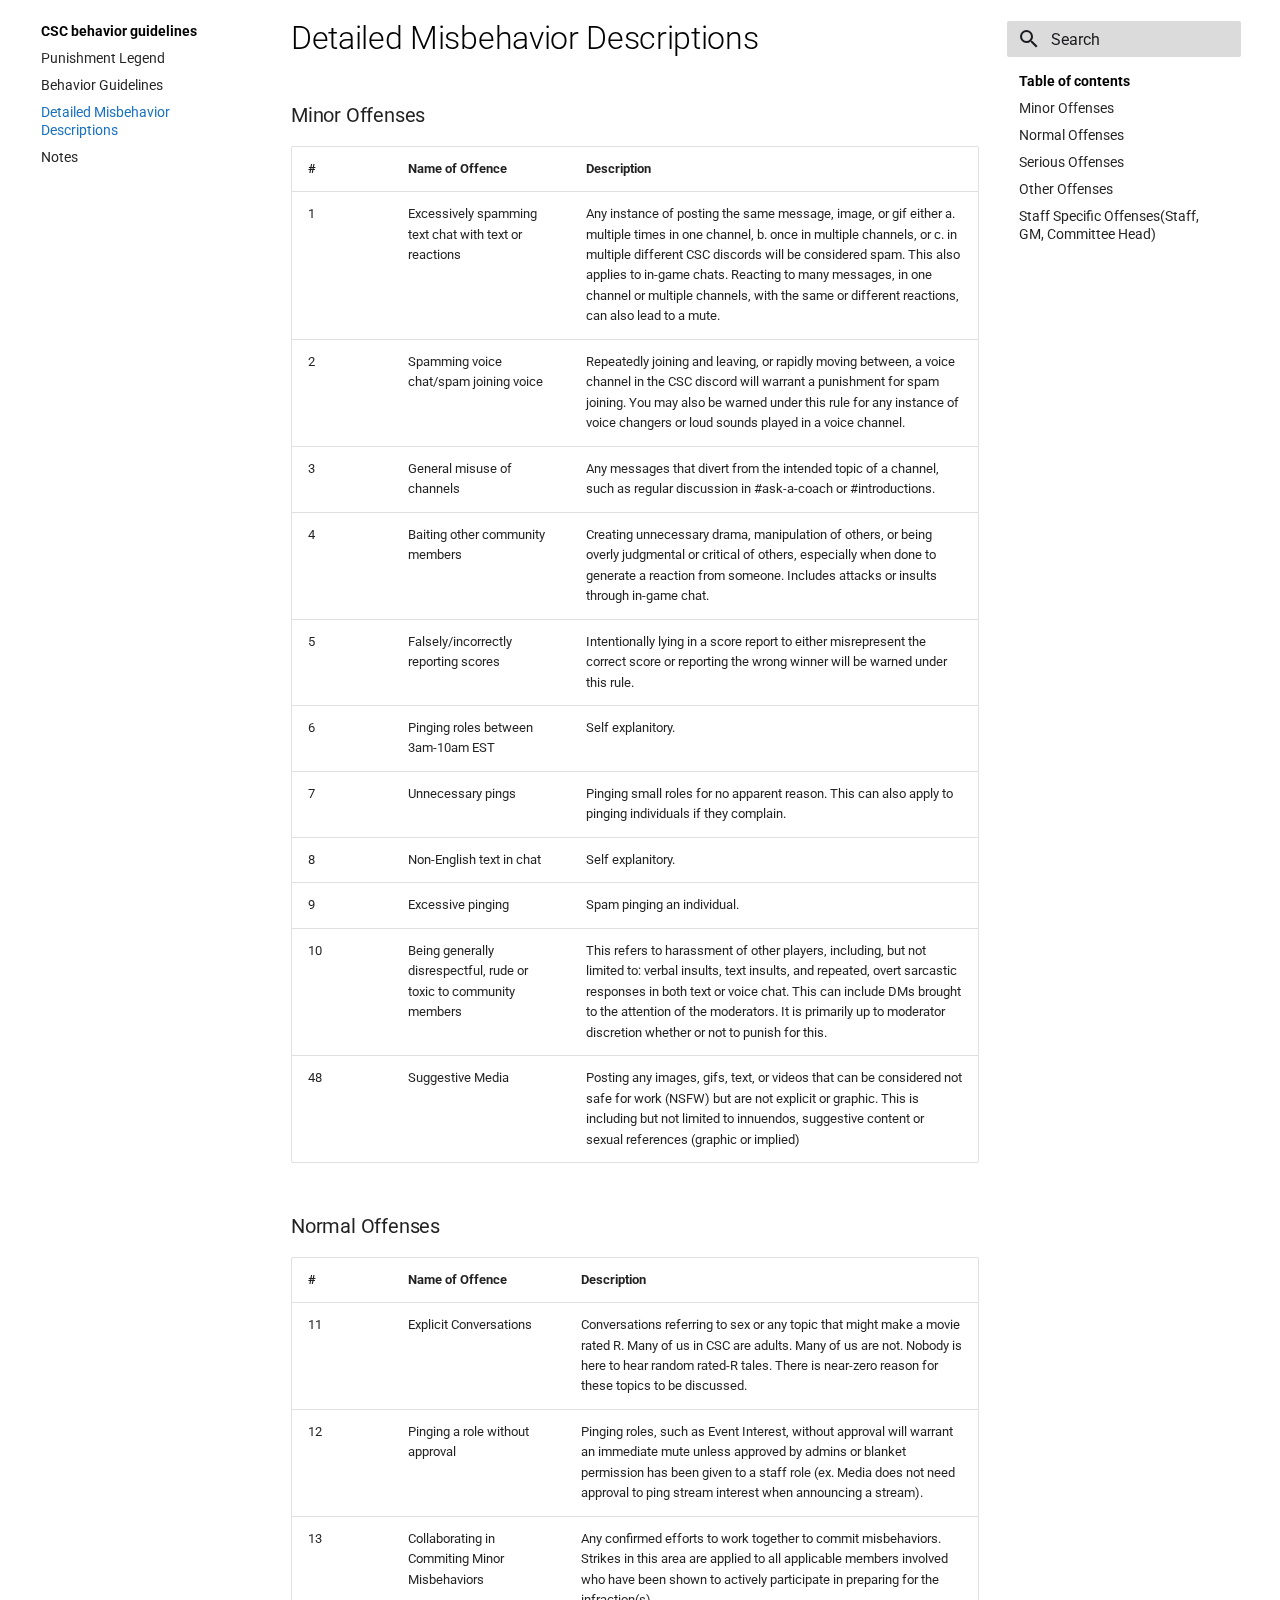
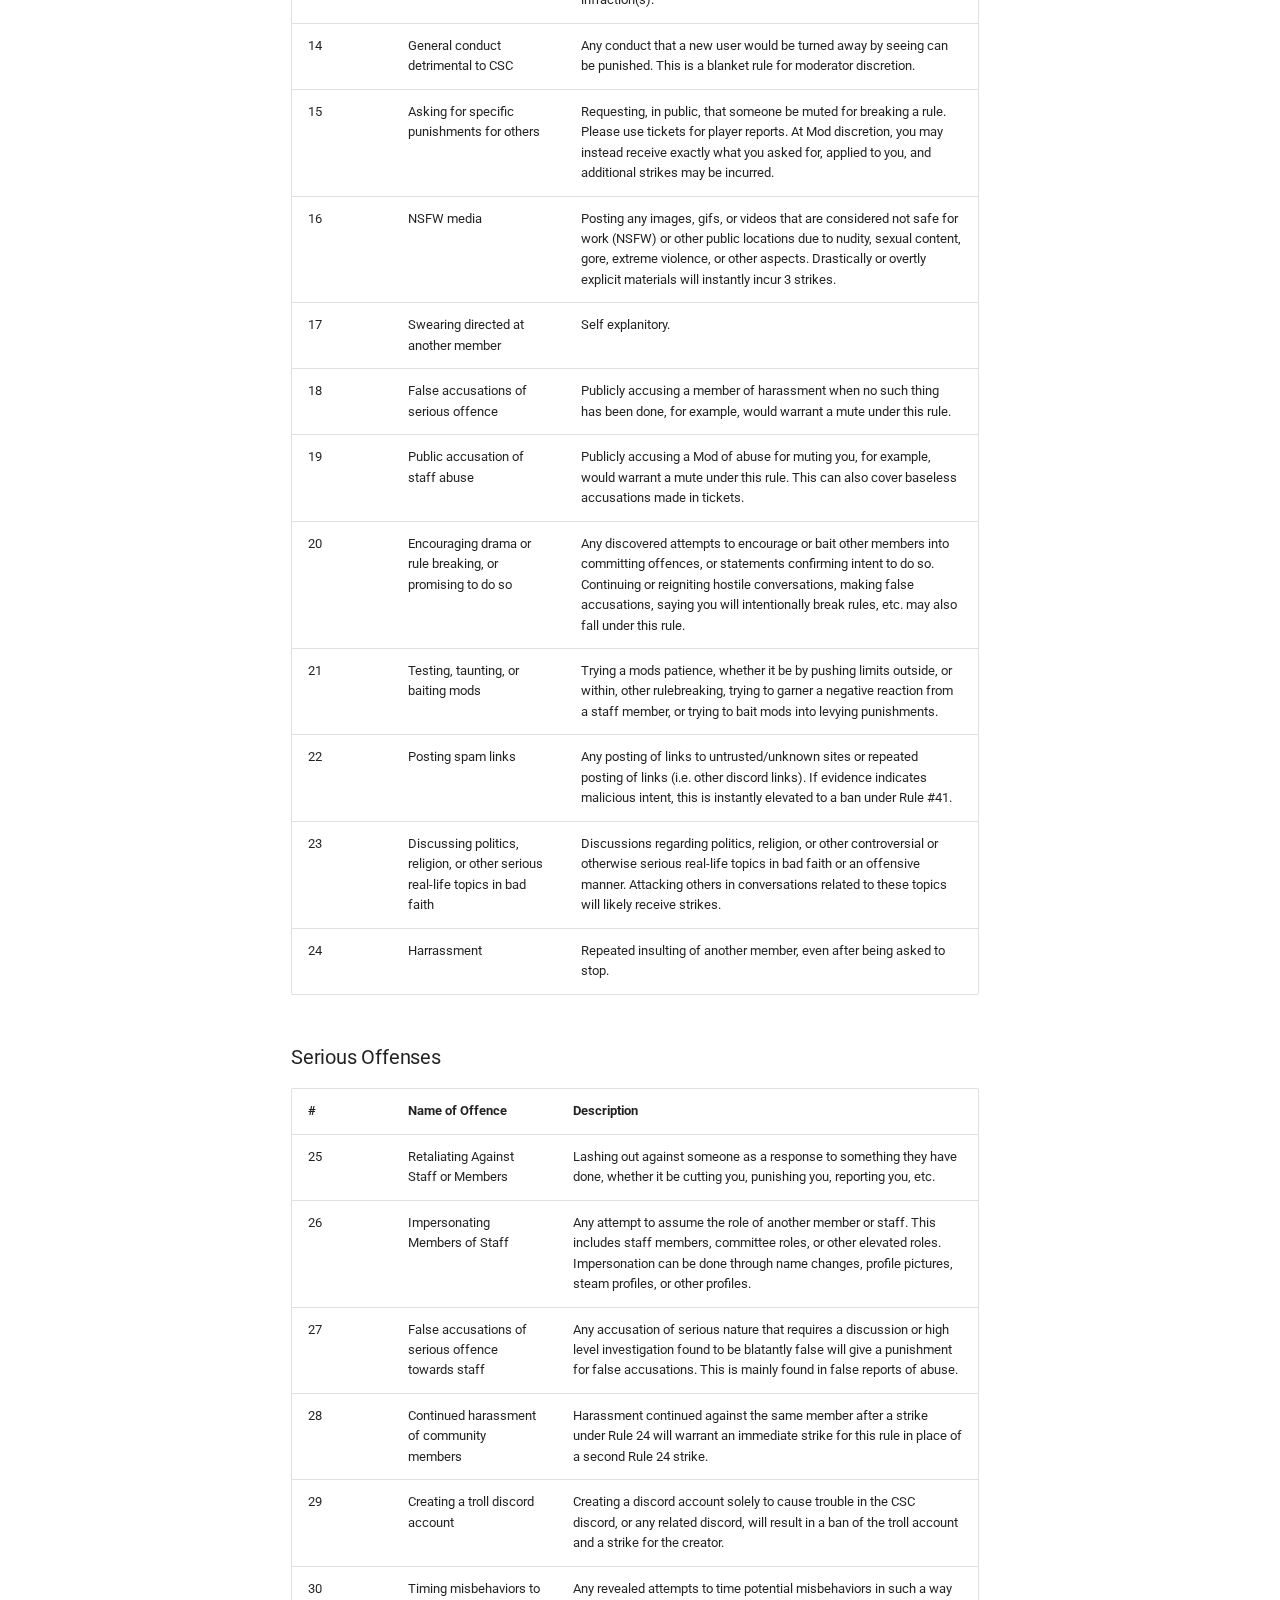
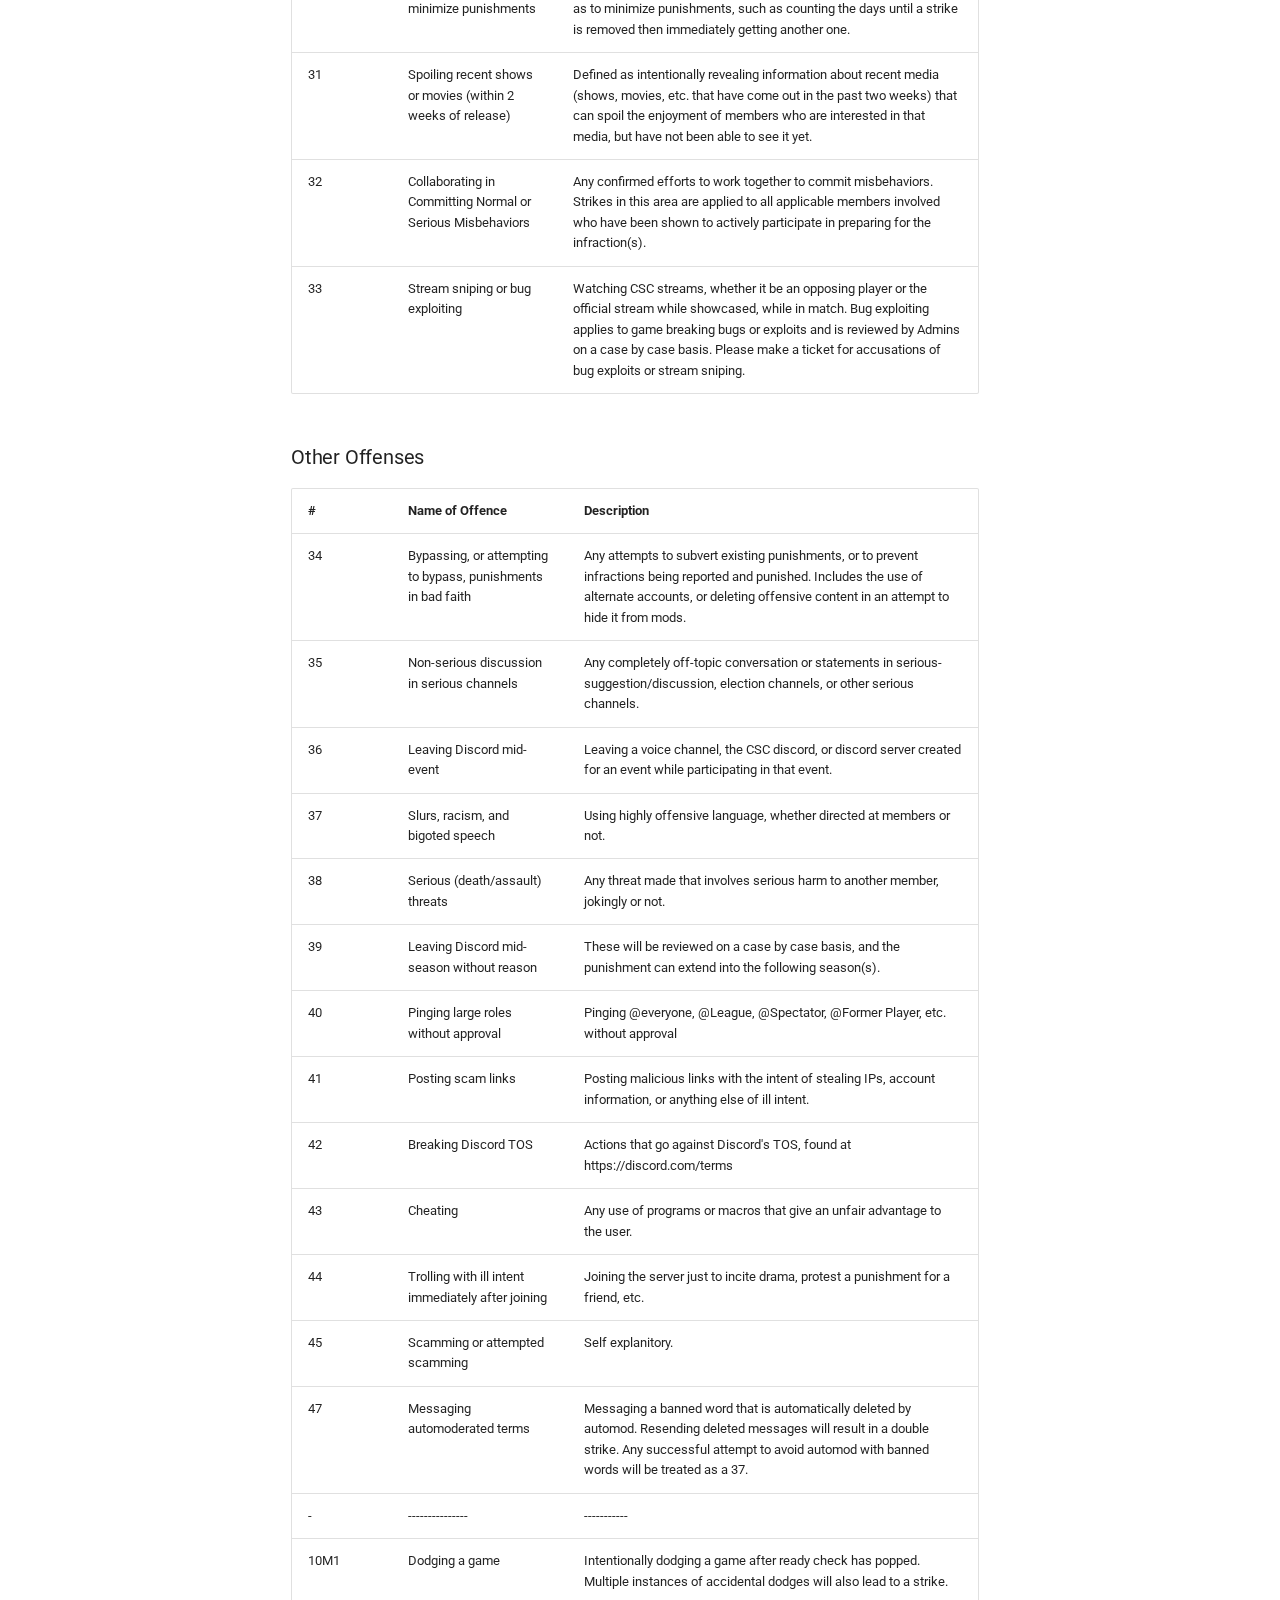
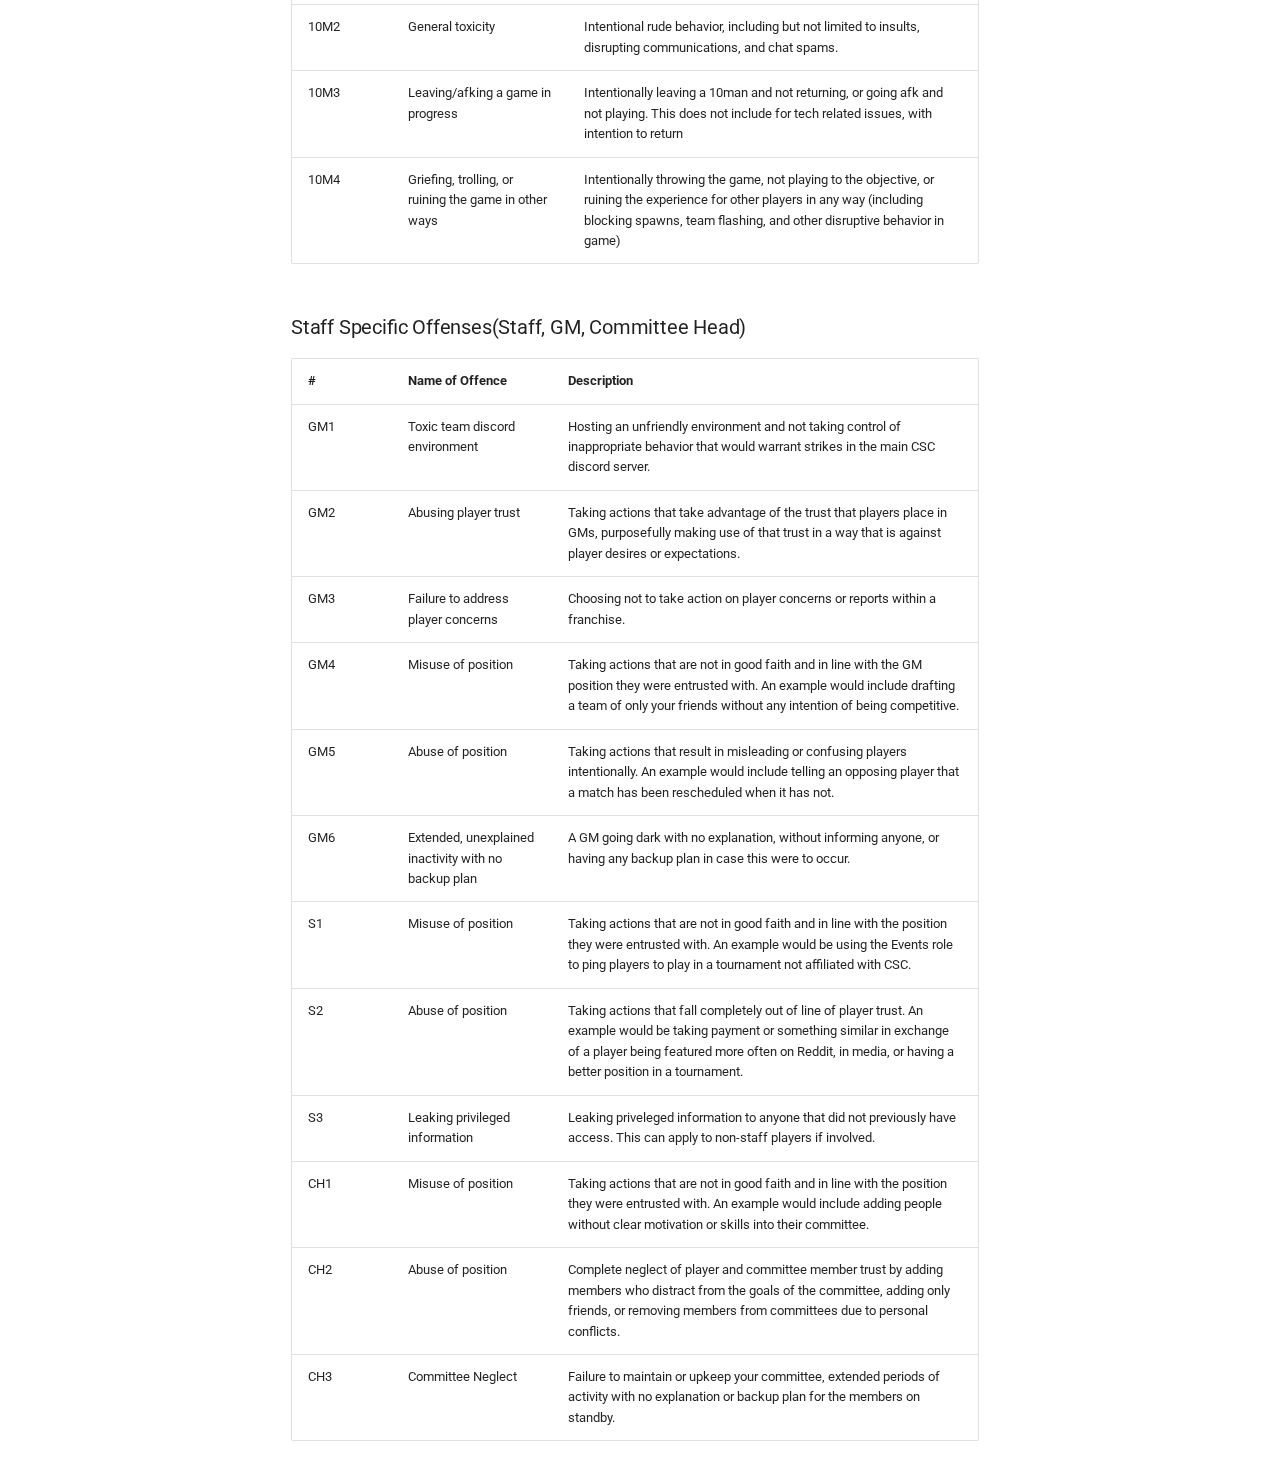
<file: detailed-misbehavior-descriptions/index.html>
<!doctype html>
<html lang="en" class="no-js">
  <head>
    
      <meta charset="utf-8">
      <meta name="viewport" content="width=device-width,initial-scale=1">
      
      
      
        <link rel="canonical" href="https://rulebook.csconfederation.com/detailed-misbehavior-descriptions/">
      
      
        <link rel="prev" href="../behavior-guidelines/">
      
      
        <link rel="next" href="../notes/">
      
      <link rel="icon" href="../assets/images/favicon.png">
      <meta name="generator" content="mkdocs-1.4.2, mkdocs-material-9.0.6">
    
    
      
        <title>Detailed Misbehavior Descriptions - CSC behavior guidelines</title>
      
    
    
      <link rel="stylesheet" href="../assets/stylesheets/main.558e4712.min.css">
      
        
        <link rel="stylesheet" href="../assets/stylesheets/palette.2505c338.min.css">
      
      

    
    
    
      
        
        
        <link rel="preconnect" href="https://fonts.gstatic.com" crossorigin>
        <link rel="stylesheet" href="https://fonts.googleapis.com/css?family=Roboto:300,300i,400,400i,700,700i%7CRoboto+Mono:400,400i,700,700i&display=fallback">
        <style>:root{--md-text-font:"Roboto";--md-code-font:"Roboto Mono"}</style>
      
    
    
      <link rel="stylesheet" href="../stylesheets/extra.css">
    
    <script>__md_scope=new URL("..",location),__md_hash=e=>[...e].reduce((e,_)=>(e<<5)-e+_.charCodeAt(0),0),__md_get=(e,_=localStorage,t=__md_scope)=>JSON.parse(_.getItem(t.pathname+"."+e)),__md_set=(e,_,t=localStorage,a=__md_scope)=>{try{t.setItem(a.pathname+"."+e,JSON.stringify(_))}catch(e){}}</script>
    
      

    
    
    
  </head>
  
  
    
    
      
    
    
    
    
    <body dir="ltr" data-md-color-scheme="default" data-md-color-primary="" data-md-color-accent="">
  
    
    
      <script>var palette=__md_get("__palette");if(palette&&"object"==typeof palette.color)for(var key of Object.keys(palette.color))document.body.setAttribute("data-md-color-"+key,palette.color[key])</script>
    
    <input class="md-toggle" data-md-toggle="drawer" type="checkbox" id="__drawer" autocomplete="off">
    <input class="md-toggle" data-md-toggle="search" type="checkbox" id="__search" autocomplete="off">
    <label class="md-overlay" for="__drawer"></label>
    <div data-md-component="skip">
      
        
        <a href="#detailed-misbehavior-descriptions" class="md-skip">
          Skip to content
        </a>
      
    </div>
    <div data-md-component="announce">
      
    </div>
    
    
      

<header class="md-header" data-md-component="header">
  <nav class="md-header__inner md-grid" aria-label="Header">
    <a href=".." title="CSC behavior guidelines" class="md-header__button md-logo" aria-label="CSC behavior guidelines" data-md-component="logo">
      
  
  <svg xmlns="http://www.w3.org/2000/svg" viewBox="0 0 24 24"><path d="M12 8a3 3 0 0 0 3-3 3 3 0 0 0-3-3 3 3 0 0 0-3 3 3 3 0 0 0 3 3m0 3.54C9.64 9.35 6.5 8 3 8v11c3.5 0 6.64 1.35 9 3.54 2.36-2.19 5.5-3.54 9-3.54V8c-3.5 0-6.64 1.35-9 3.54Z"/></svg>

    </a>
    <label class="md-header__button md-icon" for="__drawer">
      <svg xmlns="http://www.w3.org/2000/svg" viewBox="0 0 24 24"><path d="M3 6h18v2H3V6m0 5h18v2H3v-2m0 5h18v2H3v-2Z"/></svg>
    </label>
    <div class="md-header__title" data-md-component="header-title">
      <div class="md-header__ellipsis">
        <div class="md-header__topic">
          <span class="md-ellipsis">
            CSC behavior guidelines
          </span>
        </div>
        <div class="md-header__topic" data-md-component="header-topic">
          <span class="md-ellipsis">
            
              Detailed Misbehavior Descriptions
            
          </span>
        </div>
      </div>
    </div>
    
      <form class="md-header__option" data-md-component="palette">
        
          
          <input class="md-option" data-md-color-media="(prefers-color-scheme: light)" data-md-color-scheme="default" data-md-color-primary="" data-md-color-accent=""  aria-hidden="true"  type="radio" name="__palette" id="__palette_1">
          
        
          
          <input class="md-option" data-md-color-media="(prefers-color-scheme: dark)" data-md-color-scheme="slate" data-md-color-primary="" data-md-color-accent=""  aria-hidden="true"  type="radio" name="__palette" id="__palette_2">
          
        
      </form>
    
    
    
      <label class="md-header__button md-icon" for="__search">
        <svg xmlns="http://www.w3.org/2000/svg" viewBox="0 0 24 24"><path d="M9.5 3A6.5 6.5 0 0 1 16 9.5c0 1.61-.59 3.09-1.56 4.23l.27.27h.79l5 5-1.5 1.5-5-5v-.79l-.27-.27A6.516 6.516 0 0 1 9.5 16 6.5 6.5 0 0 1 3 9.5 6.5 6.5 0 0 1 9.5 3m0 2C7 5 5 7 5 9.5S7 14 9.5 14 14 12 14 9.5 12 5 9.5 5Z"/></svg>
      </label>
      <div class="md-search" data-md-component="search" role="dialog">
  <label class="md-search__overlay" for="__search"></label>
  <div class="md-search__inner" role="search">
    <form class="md-search__form" name="search">
      <input type="text" class="md-search__input" name="query" aria-label="Search" placeholder="Search" autocapitalize="off" autocorrect="off" autocomplete="off" spellcheck="false" data-md-component="search-query" required>
      <label class="md-search__icon md-icon" for="__search">
        <svg xmlns="http://www.w3.org/2000/svg" viewBox="0 0 24 24"><path d="M9.5 3A6.5 6.5 0 0 1 16 9.5c0 1.61-.59 3.09-1.56 4.23l.27.27h.79l5 5-1.5 1.5-5-5v-.79l-.27-.27A6.516 6.516 0 0 1 9.5 16 6.5 6.5 0 0 1 3 9.5 6.5 6.5 0 0 1 9.5 3m0 2C7 5 5 7 5 9.5S7 14 9.5 14 14 12 14 9.5 12 5 9.5 5Z"/></svg>
        <svg xmlns="http://www.w3.org/2000/svg" viewBox="0 0 24 24"><path d="M20 11v2H8l5.5 5.5-1.42 1.42L4.16 12l7.92-7.92L13.5 5.5 8 11h12Z"/></svg>
      </label>
      <nav class="md-search__options" aria-label="Search">
        
        <button type="reset" class="md-search__icon md-icon" title="Clear" aria-label="Clear" tabindex="-1">
          <svg xmlns="http://www.w3.org/2000/svg" viewBox="0 0 24 24"><path d="M19 6.41 17.59 5 12 10.59 6.41 5 5 6.41 10.59 12 5 17.59 6.41 19 12 13.41 17.59 19 19 17.59 13.41 12 19 6.41Z"/></svg>
        </button>
      </nav>
      
    </form>
    <div class="md-search__output">
      <div class="md-search__scrollwrap" data-md-scrollfix>
        <div class="md-search-result" data-md-component="search-result">
          <div class="md-search-result__meta">
            Initializing search
          </div>
          <ol class="md-search-result__list" role="presentation"></ol>
        </div>
      </div>
    </div>
  </div>
</div>
    
    
  </nav>
  
</header>
    
    <div class="md-container" data-md-component="container">
      
      
        
          
        
      
      <main class="md-main" data-md-component="main">
        <div class="md-main__inner md-grid">
          
            
              
              <div class="md-sidebar md-sidebar--primary" data-md-component="sidebar" data-md-type="navigation" >
                <div class="md-sidebar__scrollwrap">
                  <div class="md-sidebar__inner">
                    


<nav class="md-nav md-nav--primary" aria-label="Navigation" data-md-level="0">
  <label class="md-nav__title" for="__drawer">
    <a href=".." title="CSC behavior guidelines" class="md-nav__button md-logo" aria-label="CSC behavior guidelines" data-md-component="logo">
      
  
  <svg xmlns="http://www.w3.org/2000/svg" viewBox="0 0 24 24"><path d="M12 8a3 3 0 0 0 3-3 3 3 0 0 0-3-3 3 3 0 0 0-3 3 3 3 0 0 0 3 3m0 3.54C9.64 9.35 6.5 8 3 8v11c3.5 0 6.64 1.35 9 3.54 2.36-2.19 5.5-3.54 9-3.54V8c-3.5 0-6.64 1.35-9 3.54Z"/></svg>

    </a>
    CSC behavior guidelines
  </label>
  
  <ul class="md-nav__list" data-md-scrollfix>
    
      
      
      

  
  
  
    <li class="md-nav__item">
      <a href="../punishment-legend/" class="md-nav__link">
        Punishment Legend
      </a>
    </li>
  

    
      
      
      

  
  
  
    <li class="md-nav__item">
      <a href="../behavior-guidelines/" class="md-nav__link">
        Behavior Guidelines
      </a>
    </li>
  

    
      
      
      

  
  
    
  
  
    <li class="md-nav__item md-nav__item--active">
      
      <input class="md-nav__toggle md-toggle" data-md-toggle="toc" type="checkbox" id="__toc">
      
      
        
      
      
        <label class="md-nav__link md-nav__link--active" for="__toc">
          Detailed Misbehavior Descriptions
          <span class="md-nav__icon md-icon"></span>
        </label>
      
      <a href="./" class="md-nav__link md-nav__link--active">
        Detailed Misbehavior Descriptions
      </a>
      
        

<nav class="md-nav md-nav--secondary" aria-label="Table of contents">
  
  
  
    
  
  
    <label class="md-nav__title" for="__toc">
      <span class="md-nav__icon md-icon"></span>
      Table of contents
    </label>
    <ul class="md-nav__list" data-md-component="toc" data-md-scrollfix>
      
        <li class="md-nav__item">
  <a href="#minor-offenses" class="md-nav__link">
    Minor Offenses
  </a>
  
</li>
      
        <li class="md-nav__item">
  <a href="#normal-offenses" class="md-nav__link">
    Normal Offenses
  </a>
  
</li>
      
        <li class="md-nav__item">
  <a href="#serious-offenses" class="md-nav__link">
    Serious Offenses
  </a>
  
</li>
      
        <li class="md-nav__item">
  <a href="#other-offenses" class="md-nav__link">
    Other Offenses
  </a>
  
</li>
      
        <li class="md-nav__item">
  <a href="#staff-specific-offensesstaff-gm-committee-head" class="md-nav__link">
    Staff Specific Offenses(Staff, GM, Committee Head)
  </a>
  
</li>
      
    </ul>
  
</nav>
      
    </li>
  

    
      
      
      

  
  
  
    <li class="md-nav__item">
      <a href="../notes/" class="md-nav__link">
        Notes
      </a>
    </li>
  

    
  </ul>
</nav>
                  </div>
                </div>
              </div>
            
            
              
              <div class="md-sidebar md-sidebar--secondary" data-md-component="sidebar" data-md-type="toc" >
                <div class="md-sidebar__scrollwrap">
                  <div class="md-sidebar__inner">
                    

<nav class="md-nav md-nav--secondary" aria-label="Table of contents">
  
  
  
    
  
  
    <label class="md-nav__title" for="__toc">
      <span class="md-nav__icon md-icon"></span>
      Table of contents
    </label>
    <ul class="md-nav__list" data-md-component="toc" data-md-scrollfix>
      
        <li class="md-nav__item">
  <a href="#minor-offenses" class="md-nav__link">
    Minor Offenses
  </a>
  
</li>
      
        <li class="md-nav__item">
  <a href="#normal-offenses" class="md-nav__link">
    Normal Offenses
  </a>
  
</li>
      
        <li class="md-nav__item">
  <a href="#serious-offenses" class="md-nav__link">
    Serious Offenses
  </a>
  
</li>
      
        <li class="md-nav__item">
  <a href="#other-offenses" class="md-nav__link">
    Other Offenses
  </a>
  
</li>
      
        <li class="md-nav__item">
  <a href="#staff-specific-offensesstaff-gm-committee-head" class="md-nav__link">
    Staff Specific Offenses(Staff, GM, Committee Head)
  </a>
  
</li>
      
    </ul>
  
</nav>
                  </div>
                </div>
              </div>
            
          
          
            <div class="md-content" data-md-component="content">
              <article class="md-content__inner md-typeset">
                
                  



<h1 id="detailed-misbehavior-descriptions">Detailed Misbehavior Descriptions</h1>
<h3 id="minor-offenses">Minor Offenses</h3>
<table>
<thead>
<tr>
<th>#</th>
<th>Name of Offence</th>
<th>Description</th>
</tr>
</thead>
<tbody>
<tr>
<td>1</td>
<td>Excessively spamming text chat with text or reactions</td>
<td>Any instance of posting the same message, image, or gif either a. multiple times in one channel, b. once in multiple channels, or c. in multiple different CSC discords will be considered spam. This also applies to in-game chats. Reacting to many messages, in one channel or multiple channels, with the same or different reactions, can also lead to a mute.</td>
</tr>
<tr>
<td>2</td>
<td>Spamming voice chat/spam joining voice</td>
<td>Repeatedly joining and leaving, or rapidly moving between, a voice channel in the CSC discord will warrant a punishment for spam joining. You may also be warned under this rule for any instance of voice changers or loud sounds played in a voice channel.</td>
</tr>
<tr>
<td>3</td>
<td>General misuse of channels</td>
<td>Any messages that divert from the intended topic of a channel, such as regular discussion in #ask-a-coach or #introductions.</td>
</tr>
<tr>
<td>4</td>
<td>Baiting other community members</td>
<td>Creating unnecessary drama, manipulation of others, or being overly judgmental or critical of others, especially when done to generate a reaction from someone. Includes attacks or insults through in-game chat.</td>
</tr>
<tr>
<td>5</td>
<td>Falsely/incorrectly reporting scores</td>
<td>Intentionally lying in a score report to either misrepresent the correct score or reporting the wrong winner will be warned under this rule.</td>
</tr>
<tr>
<td>6</td>
<td>Pinging roles between 3am-10am EST</td>
<td>Self explanitory.</td>
</tr>
<tr>
<td>7</td>
<td>Unnecessary pings</td>
<td>Pinging small roles for no apparent reason. This can also apply to pinging individuals if they complain.</td>
</tr>
<tr>
<td>8</td>
<td>Non-English text in chat</td>
<td>Self explanitory.</td>
</tr>
<tr>
<td>9</td>
<td>Excessive pinging</td>
<td>Spam pinging an individual.</td>
</tr>
<tr>
<td>10</td>
<td>Being generally disrespectful, rude or toxic to community members</td>
<td>This refers to harassment of other players, including, but not limited to: verbal insults, text insults, and repeated, overt sarcastic responses in both text or voice chat. This can include DMs brought to the attention of the moderators. It is primarily up to moderator discretion whether or not to punish for this.</td>
</tr>
<tr>
<td>48</td>
<td>Suggestive Media</td>
<td>Posting any images, gifs, text, or videos that can be considered not safe for work (NSFW) but are not explicit or graphic. This is including but not limited to innuendos, suggestive content or sexual references (graphic or implied)</td>
</tr>
</tbody>
</table>
<h3 id="normal-offenses">Normal Offenses</h3>
<table>
<thead>
<tr>
<th>#</th>
<th>Name of Offence</th>
<th>Description</th>
</tr>
</thead>
<tbody>
<tr>
<td>11</td>
<td>Explicit Conversations</td>
<td>Conversations referring to sex or any topic that might make a movie rated R. Many of us in CSC are adults. Many of us are not. Nobody is here to hear random rated-R tales. There is near-zero reason for these topics to be discussed.</td>
</tr>
<tr>
<td>12</td>
<td>Pinging a role without approval</td>
<td>Pinging roles, such as Event Interest, without approval will warrant an immediate mute unless approved by admins or blanket permission has been given to a staff role (ex. Media does not need approval to ping stream interest when announcing a stream).</td>
</tr>
<tr>
<td>13</td>
<td>Collaborating in Commiting Minor Misbehaviors</td>
<td>Any confirmed efforts to work together to commit misbehaviors. Strikes in this area are applied to all applicable members involved who have been shown to actively participate in preparing for the infraction(s).</td>
</tr>
<tr>
<td>14</td>
<td>General conduct detrimental to CSC</td>
<td>Any conduct that a new user would be turned away by seeing can be punished. This is a blanket rule for moderator discretion.</td>
</tr>
<tr>
<td>15</td>
<td>Asking for specific punishments for others</td>
<td>Requesting, in public, that someone be muted for breaking a rule. Please use tickets for player reports. At Mod discretion, you may instead receive exactly what you asked for, applied to you, and additional strikes may be incurred.</td>
</tr>
<tr>
<td>16</td>
<td>NSFW media</td>
<td>Posting any images, gifs, or videos that are considered not safe for work (NSFW) or other public locations due to nudity, sexual content, gore, extreme violence, or other aspects. Drastically or overtly explicit materials will instantly incur 3 strikes.</td>
</tr>
<tr>
<td>17</td>
<td>Swearing directed at another member</td>
<td>Self explanitory.</td>
</tr>
<tr>
<td>18</td>
<td>False accusations of serious offence</td>
<td>Publicly accusing a member of harassment when no such thing has been done, for example, would warrant a mute under this rule.</td>
</tr>
<tr>
<td>19</td>
<td>Public accusation of staff abuse</td>
<td>Publicly accusing a Mod of abuse for muting you, for example, would warrant a mute under this rule. This can also cover baseless accusations made in tickets.</td>
</tr>
<tr>
<td>20</td>
<td>Encouraging drama or rule breaking, or promising to do so</td>
<td>Any discovered attempts to encourage or bait other members into committing offences, or statements confirming intent to do so. Continuing or reigniting hostile conversations, making false accusations, saying you will intentionally break rules, etc. may also fall under this rule.</td>
</tr>
<tr>
<td>21</td>
<td>Testing, taunting, or baiting mods</td>
<td>Trying a mods patience, whether it be by pushing limits outside, or within, other rulebreaking, trying to garner a negative reaction from a staff member, or trying to bait mods into levying punishments.</td>
</tr>
<tr>
<td>22</td>
<td>Posting spam links</td>
<td>Any posting of links to untrusted/unknown sites or repeated posting of links (i.e. other discord links). If evidence indicates malicious intent, this is instantly elevated to a ban under Rule #41.</td>
</tr>
<tr>
<td>23</td>
<td>Discussing politics, religion, or other serious real-life topics in bad faith</td>
<td>Discussions regarding politics, religion, or other controversial or otherwise serious real-life topics in bad faith or an offensive manner. Attacking others in conversations related to these topics will likely receive strikes.</td>
</tr>
<tr>
<td>24</td>
<td>Harrassment</td>
<td>Repeated insulting of another member, even after being asked to stop.</td>
</tr>
</tbody>
</table>
<h3 id="serious-offenses">Serious Offenses</h3>
<table>
<thead>
<tr>
<th>#</th>
<th>Name of Offence</th>
<th>Description</th>
</tr>
</thead>
<tbody>
<tr>
<td>25</td>
<td>Retaliating Against Staff or Members</td>
<td>Lashing out against someone as a response to something they have done, whether it be cutting you, punishing you, reporting you, etc.</td>
</tr>
<tr>
<td>26</td>
<td>Impersonating Members of Staff</td>
<td>Any attempt to assume the role of another member or staff. This includes staff members, committee roles, or other elevated roles. Impersonation can be done through name changes, profile pictures, steam profiles, or other profiles.</td>
</tr>
<tr>
<td>27</td>
<td>False accusations of serious offence towards staff</td>
<td>Any accusation of serious nature that requires a discussion or high level investigation found to be blatantly false will give a punishment for false accusations. This is mainly found in false reports of abuse.</td>
</tr>
<tr>
<td>28</td>
<td>Continued harassment of community members</td>
<td>Harassment continued against the same member after a strike under Rule 24 will warrant an immediate strike for this rule in place of a second Rule 24 strike.</td>
</tr>
<tr>
<td>29</td>
<td>Creating a troll discord account</td>
<td>Creating a discord account solely to cause trouble in the CSC discord, or any related discord, will result in a ban of the troll account and a strike for the creator.</td>
</tr>
<tr>
<td>30</td>
<td>Timing misbehaviors to minimize punishments</td>
<td>Any revealed attempts to time potential misbehaviors in such a way as to minimize punishments, such as counting the days until a strike is removed then immediately getting another one.</td>
</tr>
<tr>
<td>31</td>
<td>Spoiling recent shows or movies (within 2 weeks of release)</td>
<td>Defined as intentionally revealing information about recent media (shows, movies, etc. that have come out in the past two weeks) that can spoil the enjoyment of members who are interested in that media, but have not been able to see it yet.</td>
</tr>
<tr>
<td>32</td>
<td>Collaborating in Committing Normal or Serious Misbehaviors</td>
<td>Any confirmed efforts to work together to commit misbehaviors. Strikes in this area are applied to all applicable members involved who have been shown to actively participate in preparing for the infraction(s).</td>
</tr>
<tr>
<td>33</td>
<td>Stream sniping or bug exploiting</td>
<td>Watching CSC streams, whether it be an opposing player or the official stream while showcased, while in match. Bug exploiting applies to game breaking bugs or exploits and is reviewed by Admins on a case by case basis. Please make a ticket for accusations of bug exploits or stream sniping.</td>
</tr>
</tbody>
</table>
<h3 id="other-offenses">Other Offenses</h3>
<table>
<thead>
<tr>
<th>#</th>
<th>Name of Offence</th>
<th>Description</th>
</tr>
</thead>
<tbody>
<tr>
<td>34</td>
<td>Bypassing, or attempting to bypass, punishments in bad faith</td>
<td>Any attempts to subvert existing punishments, or to prevent infractions being reported and punished. Includes the use of alternate accounts, or deleting offensive content in an attempt to hide it from mods.</td>
</tr>
<tr>
<td>35</td>
<td>Non-serious discussion in serious channels</td>
<td>Any completely off-topic conversation or statements in serious-suggestion/discussion, election channels, or other serious channels.</td>
</tr>
<tr>
<td>36</td>
<td>Leaving Discord mid-event</td>
<td>Leaving a voice channel, the CSC discord, or discord server created for an event while participating in that event.</td>
</tr>
<tr>
<td>37</td>
<td>Slurs, racism, and bigoted speech</td>
<td>Using highly offensive language, whether directed at members or not.</td>
</tr>
<tr>
<td>38</td>
<td>Serious (death/assault) threats</td>
<td>Any threat made that involves serious harm to another member, jokingly or not.</td>
</tr>
<tr>
<td>39</td>
<td>Leaving Discord mid-season without reason</td>
<td>These will be reviewed on a case by case basis, and the punishment can extend into the following season(s).</td>
</tr>
<tr>
<td>40</td>
<td>Pinging large roles without approval</td>
<td>Pinging @everyone, @League, @Spectator, @Former Player, etc. without approval</td>
</tr>
<tr>
<td>41</td>
<td>Posting scam links</td>
<td>Posting malicious links with the intent of stealing IPs, account information, or anything else of ill intent.</td>
</tr>
<tr>
<td>42</td>
<td>Breaking Discord TOS</td>
<td>Actions that go against Discord's TOS, found at https://discord.com/terms</td>
</tr>
<tr>
<td>43</td>
<td>Cheating</td>
<td>Any use of programs or macros that give an unfair advantage to the user.</td>
</tr>
<tr>
<td>44</td>
<td>Trolling with ill intent immediately after joining</td>
<td>Joining the server just to incite drama, protest a punishment for a friend, etc.</td>
</tr>
<tr>
<td>45</td>
<td>Scamming or attempted scamming</td>
<td>Self explanitory.</td>
</tr>
<tr>
<td>47</td>
<td>Messaging automoderated terms</td>
<td>Messaging a banned word that is automatically deleted by automod. Resending deleted messages will result in a double strike. Any successful attempt to avoid automod with banned words will be treated as a 37.</td>
</tr>
<tr>
<td>-</td>
<td>---------------</td>
<td>-----------</td>
</tr>
<tr>
<td>10M1</td>
<td>Dodging a game</td>
<td>Intentionally dodging a game after ready check has popped. Multiple instances of accidental dodges will also lead to a strike.</td>
</tr>
<tr>
<td>10M2</td>
<td>General toxicity</td>
<td>Intentional rude behavior, including but not limited to insults, disrupting communications, and chat spams.</td>
</tr>
<tr>
<td>10M3</td>
<td>Leaving/afking a game in progress</td>
<td>Intentionally leaving a 10man and not returning, or going afk and not playing. This does not include for tech related issues, with intention to return</td>
</tr>
<tr>
<td>10M4</td>
<td>Griefing, trolling, or ruining the game in other ways</td>
<td>Intentionally throwing the game, not playing to the objective, or ruining the experience for other players in any way (including blocking spawns, team flashing, and other disruptive behavior in game)</td>
</tr>
</tbody>
</table>
<h3 id="staff-specific-offensesstaff-gm-committee-head">Staff Specific Offenses(Staff, GM, Committee Head)</h3>
<table>
<thead>
<tr>
<th>#</th>
<th>Name of Offence</th>
<th>Description</th>
</tr>
</thead>
<tbody>
<tr>
<td>GM1</td>
<td>Toxic team discord environment</td>
<td>Hosting an unfriendly environment and not taking control of inappropriate behavior that would warrant strikes in the main CSC discord server.</td>
</tr>
<tr>
<td>GM2</td>
<td>Abusing player trust</td>
<td>Taking actions that take advantage of the trust that players place in GMs, purposefully making use of that trust in a way that is against player desires or expectations.</td>
</tr>
<tr>
<td>GM3</td>
<td>Failure to address player concerns</td>
<td>Choosing not to take action on player concerns or reports within a franchise.</td>
</tr>
<tr>
<td>GM4</td>
<td>Misuse of position</td>
<td>Taking actions that are not in good faith and in line with the GM position they were entrusted with. An example would include drafting a team of only your friends without any intention of being competitive.</td>
</tr>
<tr>
<td>GM5</td>
<td>Abuse of position</td>
<td>Taking actions that result in misleading or confusing players intentionally. An example would include telling an opposing player that a match has been rescheduled when it has not.</td>
</tr>
<tr>
<td>GM6</td>
<td>Extended, unexplained inactivity with no backup plan</td>
<td>A GM going dark with no explanation, without informing anyone, or having any backup plan in case this were to occur.</td>
</tr>
<tr>
<td>S1</td>
<td>Misuse of position</td>
<td>Taking actions that are not in good faith and in line with the position they were entrusted with. An example would be using the Events role to ping players to play in a tournament not affiliated with CSC.</td>
</tr>
<tr>
<td>S2</td>
<td>Abuse of position</td>
<td>Taking actions that fall completely out of line of player trust. An example would be taking payment or something similar in exchange of a player being featured more often on Reddit, in media, or having a better position in a tournament.</td>
</tr>
<tr>
<td>S3</td>
<td>Leaking privileged information</td>
<td>Leaking priveleged information to anyone that did not previously have access. This can apply to non-staff players if involved.</td>
</tr>
<tr>
<td>CH1</td>
<td>Misuse of position</td>
<td>Taking actions that are not in good faith and in line with the position they were entrusted with. An example would include adding people without clear motivation or skills into their committee.</td>
</tr>
<tr>
<td>CH2</td>
<td>Abuse of position</td>
<td>Complete neglect of player and committee member trust by adding members who distract from the goals of the committee, adding only friends, or removing members from committees due to personal conflicts.</td>
</tr>
<tr>
<td>CH3</td>
<td>Committee Neglect</td>
<td>Failure to maintain or upkeep your committee, extended periods of activity with no explanation or backup plan for the members on standby.</td>
</tr>
</tbody>
</table>





                
              </article>
            </div>
          
          
        </div>
        
      </main>
      
        <footer class="md-footer">
  
  <div class="md-footer-meta md-typeset">
    <div class="md-footer-meta__inner md-grid">
      <div class="md-copyright">
  
  
    Made with
    <a href="https://squidfunk.github.io/mkdocs-material/" target="_blank" rel="noopener">
      Material for MkDocs
    </a>
  
</div>
      
    </div>
  </div>
</footer>
      
    </div>
    <div class="md-dialog" data-md-component="dialog">
      <div class="md-dialog__inner md-typeset"></div>
    </div>
    
    <script id="__config" type="application/json">{"base": "..", "features": [], "search": "../assets/javascripts/workers/search.e5c33ebb.min.js", "translations": {"clipboard.copied": "Copied to clipboard", "clipboard.copy": "Copy to clipboard", "search.result.more.one": "1 more on this page", "search.result.more.other": "# more on this page", "search.result.none": "No matching documents", "search.result.one": "1 matching document", "search.result.other": "# matching documents", "search.result.placeholder": "Type to start searching", "search.result.term.missing": "Missing", "select.version": "Select version"}}</script>
    
    
      <script src="../assets/javascripts/bundle.51d95adb.min.js"></script>
      
        <script src="../javascripts/extra.js"></script>
      
    
  </body>
</html>
</file>
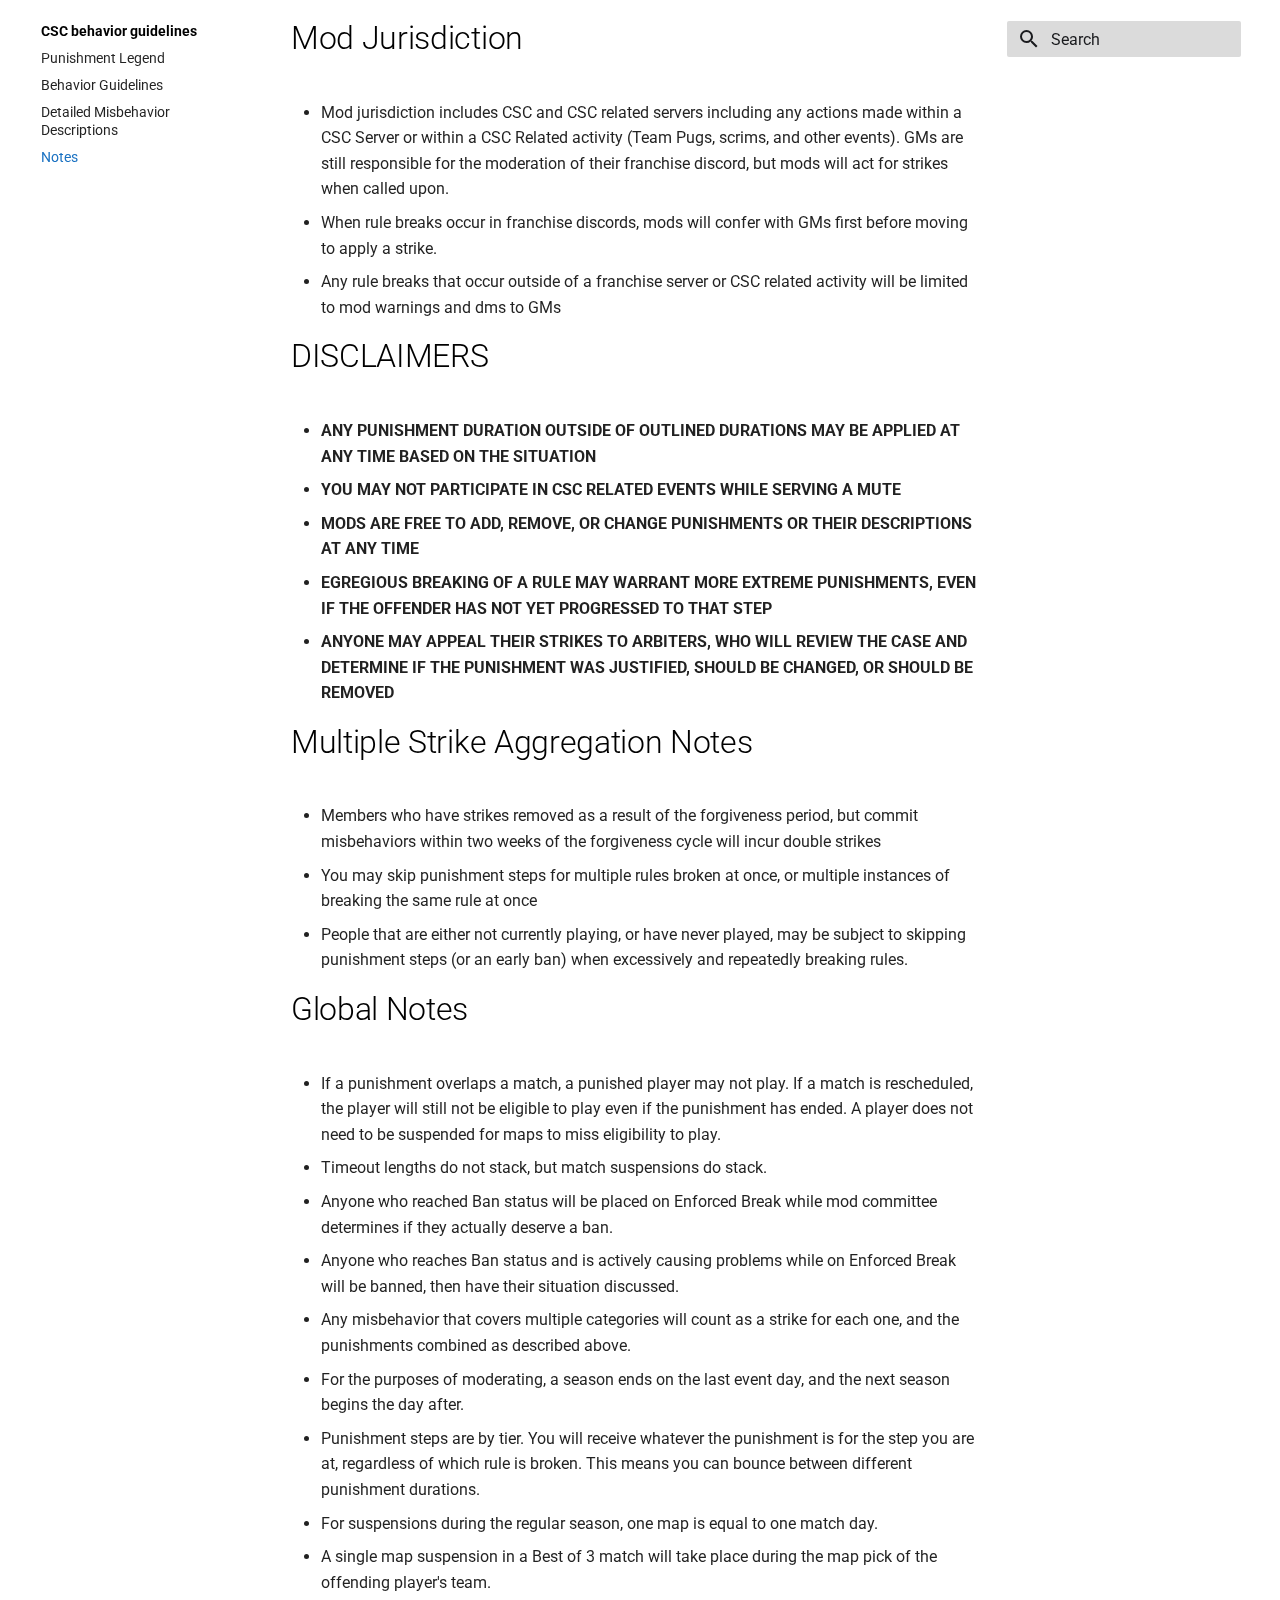
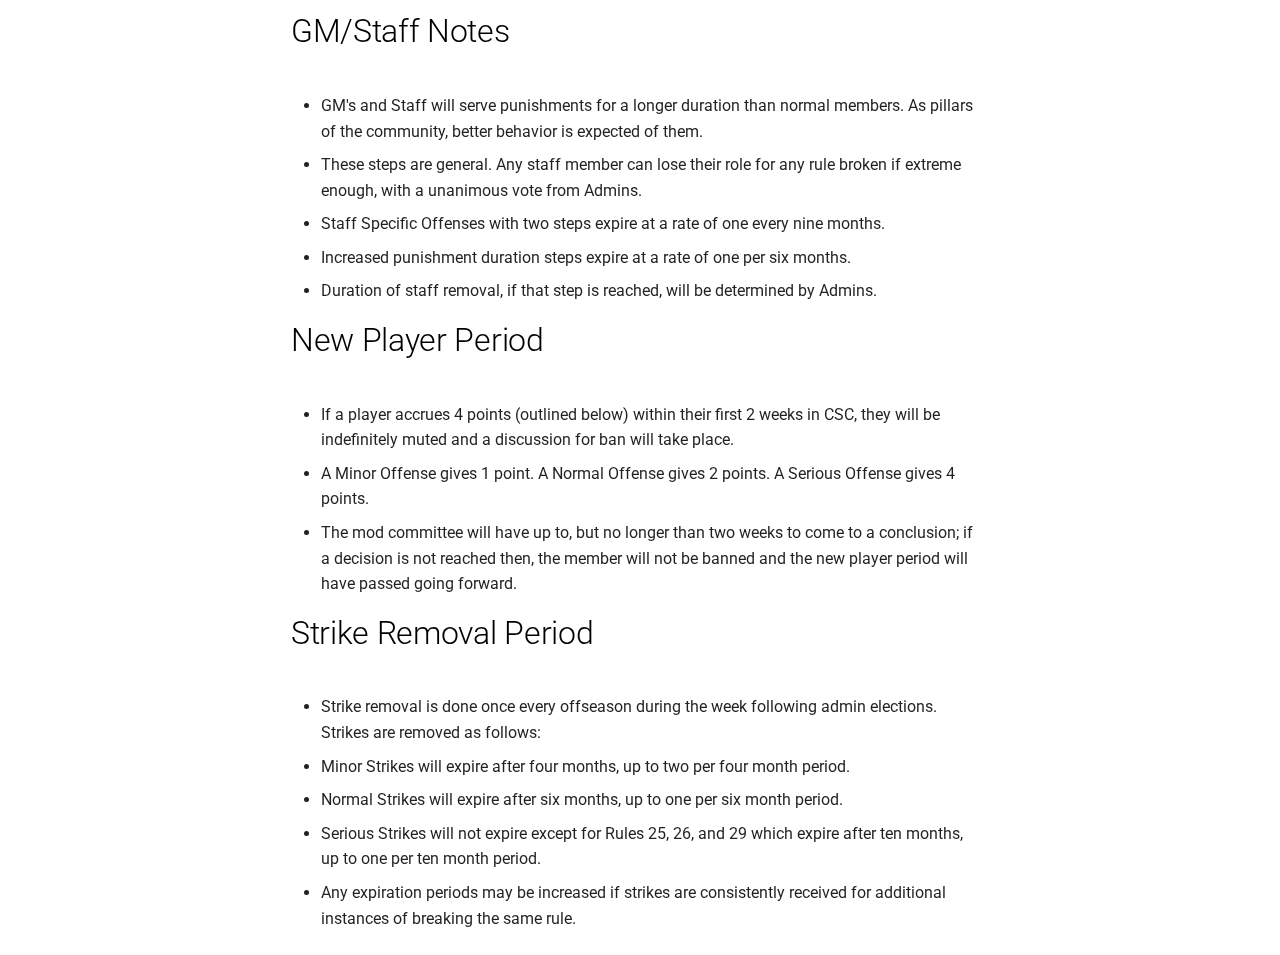
<file: notes/index.html>
<!doctype html>
<html lang="en" class="no-js">
  <head>
    
      <meta charset="utf-8">
      <meta name="viewport" content="width=device-width,initial-scale=1">
      
      
      
        <link rel="canonical" href="https://rulebook.csconfederation.com/notes/">
      
      
        <link rel="prev" href="../detailed-misbehavior-descriptions/">
      
      
      <link rel="icon" href="../assets/images/favicon.png">
      <meta name="generator" content="mkdocs-1.4.2, mkdocs-material-9.0.6">
    
    
      
        <title>Notes - CSC behavior guidelines</title>
      
    
    
      <link rel="stylesheet" href="../assets/stylesheets/main.558e4712.min.css">
      
        
        <link rel="stylesheet" href="../assets/stylesheets/palette.2505c338.min.css">
      
      

    
    
    
      
        
        
        <link rel="preconnect" href="https://fonts.gstatic.com" crossorigin>
        <link rel="stylesheet" href="https://fonts.googleapis.com/css?family=Roboto:300,300i,400,400i,700,700i%7CRoboto+Mono:400,400i,700,700i&display=fallback">
        <style>:root{--md-text-font:"Roboto";--md-code-font:"Roboto Mono"}</style>
      
    
    
      <link rel="stylesheet" href="../stylesheets/extra.css">
    
    <script>__md_scope=new URL("..",location),__md_hash=e=>[...e].reduce((e,_)=>(e<<5)-e+_.charCodeAt(0),0),__md_get=(e,_=localStorage,t=__md_scope)=>JSON.parse(_.getItem(t.pathname+"."+e)),__md_set=(e,_,t=localStorage,a=__md_scope)=>{try{t.setItem(a.pathname+"."+e,JSON.stringify(_))}catch(e){}}</script>
    
      

    
    
    
  </head>
  
  
    
    
      
    
    
    
    
    <body dir="ltr" data-md-color-scheme="default" data-md-color-primary="" data-md-color-accent="">
  
    
    
      <script>var palette=__md_get("__palette");if(palette&&"object"==typeof palette.color)for(var key of Object.keys(palette.color))document.body.setAttribute("data-md-color-"+key,palette.color[key])</script>
    
    <input class="md-toggle" data-md-toggle="drawer" type="checkbox" id="__drawer" autocomplete="off">
    <input class="md-toggle" data-md-toggle="search" type="checkbox" id="__search" autocomplete="off">
    <label class="md-overlay" for="__drawer"></label>
    <div data-md-component="skip">
      
        
        <a href="#mod-jurisdiction" class="md-skip">
          Skip to content
        </a>
      
    </div>
    <div data-md-component="announce">
      
    </div>
    
    
      

<header class="md-header" data-md-component="header">
  <nav class="md-header__inner md-grid" aria-label="Header">
    <a href=".." title="CSC behavior guidelines" class="md-header__button md-logo" aria-label="CSC behavior guidelines" data-md-component="logo">
      
  
  <svg xmlns="http://www.w3.org/2000/svg" viewBox="0 0 24 24"><path d="M12 8a3 3 0 0 0 3-3 3 3 0 0 0-3-3 3 3 0 0 0-3 3 3 3 0 0 0 3 3m0 3.54C9.64 9.35 6.5 8 3 8v11c3.5 0 6.64 1.35 9 3.54 2.36-2.19 5.5-3.54 9-3.54V8c-3.5 0-6.64 1.35-9 3.54Z"/></svg>

    </a>
    <label class="md-header__button md-icon" for="__drawer">
      <svg xmlns="http://www.w3.org/2000/svg" viewBox="0 0 24 24"><path d="M3 6h18v2H3V6m0 5h18v2H3v-2m0 5h18v2H3v-2Z"/></svg>
    </label>
    <div class="md-header__title" data-md-component="header-title">
      <div class="md-header__ellipsis">
        <div class="md-header__topic">
          <span class="md-ellipsis">
            CSC behavior guidelines
          </span>
        </div>
        <div class="md-header__topic" data-md-component="header-topic">
          <span class="md-ellipsis">
            
              Notes
            
          </span>
        </div>
      </div>
    </div>
    
      <form class="md-header__option" data-md-component="palette">
        
          
          <input class="md-option" data-md-color-media="(prefers-color-scheme: light)" data-md-color-scheme="default" data-md-color-primary="" data-md-color-accent=""  aria-hidden="true"  type="radio" name="__palette" id="__palette_1">
          
        
          
          <input class="md-option" data-md-color-media="(prefers-color-scheme: dark)" data-md-color-scheme="slate" data-md-color-primary="" data-md-color-accent=""  aria-hidden="true"  type="radio" name="__palette" id="__palette_2">
          
        
      </form>
    
    
    
      <label class="md-header__button md-icon" for="__search">
        <svg xmlns="http://www.w3.org/2000/svg" viewBox="0 0 24 24"><path d="M9.5 3A6.5 6.5 0 0 1 16 9.5c0 1.61-.59 3.09-1.56 4.23l.27.27h.79l5 5-1.5 1.5-5-5v-.79l-.27-.27A6.516 6.516 0 0 1 9.5 16 6.5 6.5 0 0 1 3 9.5 6.5 6.5 0 0 1 9.5 3m0 2C7 5 5 7 5 9.5S7 14 9.5 14 14 12 14 9.5 12 5 9.5 5Z"/></svg>
      </label>
      <div class="md-search" data-md-component="search" role="dialog">
  <label class="md-search__overlay" for="__search"></label>
  <div class="md-search__inner" role="search">
    <form class="md-search__form" name="search">
      <input type="text" class="md-search__input" name="query" aria-label="Search" placeholder="Search" autocapitalize="off" autocorrect="off" autocomplete="off" spellcheck="false" data-md-component="search-query" required>
      <label class="md-search__icon md-icon" for="__search">
        <svg xmlns="http://www.w3.org/2000/svg" viewBox="0 0 24 24"><path d="M9.5 3A6.5 6.5 0 0 1 16 9.5c0 1.61-.59 3.09-1.56 4.23l.27.27h.79l5 5-1.5 1.5-5-5v-.79l-.27-.27A6.516 6.516 0 0 1 9.5 16 6.5 6.5 0 0 1 3 9.5 6.5 6.5 0 0 1 9.5 3m0 2C7 5 5 7 5 9.5S7 14 9.5 14 14 12 14 9.5 12 5 9.5 5Z"/></svg>
        <svg xmlns="http://www.w3.org/2000/svg" viewBox="0 0 24 24"><path d="M20 11v2H8l5.5 5.5-1.42 1.42L4.16 12l7.92-7.92L13.5 5.5 8 11h12Z"/></svg>
      </label>
      <nav class="md-search__options" aria-label="Search">
        
        <button type="reset" class="md-search__icon md-icon" title="Clear" aria-label="Clear" tabindex="-1">
          <svg xmlns="http://www.w3.org/2000/svg" viewBox="0 0 24 24"><path d="M19 6.41 17.59 5 12 10.59 6.41 5 5 6.41 10.59 12 5 17.59 6.41 19 12 13.41 17.59 19 19 17.59 13.41 12 19 6.41Z"/></svg>
        </button>
      </nav>
      
    </form>
    <div class="md-search__output">
      <div class="md-search__scrollwrap" data-md-scrollfix>
        <div class="md-search-result" data-md-component="search-result">
          <div class="md-search-result__meta">
            Initializing search
          </div>
          <ol class="md-search-result__list" role="presentation"></ol>
        </div>
      </div>
    </div>
  </div>
</div>
    
    
  </nav>
  
</header>
    
    <div class="md-container" data-md-component="container">
      
      
        
          
        
      
      <main class="md-main" data-md-component="main">
        <div class="md-main__inner md-grid">
          
            
              
              <div class="md-sidebar md-sidebar--primary" data-md-component="sidebar" data-md-type="navigation" >
                <div class="md-sidebar__scrollwrap">
                  <div class="md-sidebar__inner">
                    


<nav class="md-nav md-nav--primary" aria-label="Navigation" data-md-level="0">
  <label class="md-nav__title" for="__drawer">
    <a href=".." title="CSC behavior guidelines" class="md-nav__button md-logo" aria-label="CSC behavior guidelines" data-md-component="logo">
      
  
  <svg xmlns="http://www.w3.org/2000/svg" viewBox="0 0 24 24"><path d="M12 8a3 3 0 0 0 3-3 3 3 0 0 0-3-3 3 3 0 0 0-3 3 3 3 0 0 0 3 3m0 3.54C9.64 9.35 6.5 8 3 8v11c3.5 0 6.64 1.35 9 3.54 2.36-2.19 5.5-3.54 9-3.54V8c-3.5 0-6.64 1.35-9 3.54Z"/></svg>

    </a>
    CSC behavior guidelines
  </label>
  
  <ul class="md-nav__list" data-md-scrollfix>
    
      
      
      

  
  
  
    <li class="md-nav__item">
      <a href="../punishment-legend/" class="md-nav__link">
        Punishment Legend
      </a>
    </li>
  

    
      
      
      

  
  
  
    <li class="md-nav__item">
      <a href="../behavior-guidelines/" class="md-nav__link">
        Behavior Guidelines
      </a>
    </li>
  

    
      
      
      

  
  
  
    <li class="md-nav__item">
      <a href="../detailed-misbehavior-descriptions/" class="md-nav__link">
        Detailed Misbehavior Descriptions
      </a>
    </li>
  

    
      
      
      

  
  
    
  
  
    <li class="md-nav__item md-nav__item--active">
      
      <input class="md-nav__toggle md-toggle" data-md-toggle="toc" type="checkbox" id="__toc">
      
      
        
      
      
      <a href="./" class="md-nav__link md-nav__link--active">
        Notes
      </a>
      
    </li>
  

    
  </ul>
</nav>
                  </div>
                </div>
              </div>
            
            
              
              <div class="md-sidebar md-sidebar--secondary" data-md-component="sidebar" data-md-type="toc" >
                <div class="md-sidebar__scrollwrap">
                  <div class="md-sidebar__inner">
                    

<nav class="md-nav md-nav--secondary" aria-label="Table of contents">
  
  
  
    
  
  
</nav>
                  </div>
                </div>
              </div>
            
          
          
            <div class="md-content" data-md-component="content">
              <article class="md-content__inner md-typeset">
                
                  



<h1 id="mod-jurisdiction">Mod Jurisdiction</h1>
<ul>
<li>Mod jurisdiction includes CSC and CSC related servers including any actions made within a CSC Server or within a CSC Related activity (Team Pugs, scrims, and other events). GMs are still responsible for the moderation of their franchise discord, but mods will act for strikes when called upon.</li>
<li>When rule breaks occur in franchise discords, mods will confer with GMs first before moving to apply a strike.</li>
<li>Any rule breaks that occur outside of a franchise server or CSC related activity will be limited to mod warnings and dms to GMs</li>
</ul>
<h1 id="disclaimers">DISCLAIMERS</h1>
<ul>
<li><strong>ANY PUNISHMENT DURATION OUTSIDE OF OUTLINED DURATIONS MAY BE APPLIED AT ANY TIME BASED ON THE SITUATION</strong></li>
<li><strong>YOU MAY NOT PARTICIPATE IN CSC RELATED EVENTS WHILE SERVING A MUTE</strong></li>
<li><strong>MODS ARE FREE TO ADD, REMOVE, OR CHANGE PUNISHMENTS OR THEIR DESCRIPTIONS AT ANY TIME</strong></li>
<li><strong>EGREGIOUS BREAKING OF A RULE MAY WARRANT MORE EXTREME PUNISHMENTS, EVEN IF THE OFFENDER HAS NOT YET PROGRESSED TO THAT STEP</strong></li>
<li><strong>ANYONE MAY APPEAL THEIR STRIKES TO ARBITERS, WHO WILL REVIEW THE CASE AND DETERMINE IF THE PUNISHMENT WAS JUSTIFIED, SHOULD BE CHANGED, OR SHOULD BE REMOVED</strong></li>
</ul>
<h1 id="multiple-strike-aggregation-notes">Multiple Strike Aggregation Notes</h1>
<ul>
<li>Members who have strikes removed as a result of the forgiveness period, but commit misbehaviors within two weeks of the forgiveness cycle will incur double strikes</li>
<li>You may skip punishment steps for multiple rules broken at once, or multiple instances of breaking the same rule at once</li>
<li>People that are either not currently playing, or have never played, may be subject to skipping punishment steps (or an early ban) when excessively and repeatedly breaking rules.</li>
</ul>
<h1 id="global-notes">Global Notes</h1>
<ul>
<li>If a punishment overlaps a match, a punished player may not play. If a match is rescheduled, the player will still not be eligible to play even if the punishment has ended. A player does not need to be suspended for maps to miss eligibility to play.</li>
<li>Timeout lengths do not stack, but match suspensions do stack.</li>
<li>Anyone who reached Ban status will be placed on Enforced Break while mod committee determines if they actually deserve a ban.</li>
<li>Anyone who reaches Ban status and is actively causing problems while on Enforced Break will be banned, then have their situation discussed.</li>
<li>Any misbehavior that covers multiple categories will count as a strike for each one, and the punishments combined as described above.</li>
<li>For the purposes of moderating, a season ends on the last event day, and the next season begins the day after.</li>
<li>Punishment steps are by tier. You will receive whatever the punishment is for the step you are at, regardless of which rule is broken. This means you can bounce between different punishment durations.</li>
<li>For suspensions during the regular season, one map is equal to one match day.</li>
<li>A single map suspension in a Best of 3 match will take place during the map pick of the offending player's team.</li>
</ul>
<h1 id="gmstaff-notes">GM/Staff Notes</h1>
<ul>
<li>GM's and Staff will serve punishments for a longer duration than normal members. As pillars of the community, better behavior is expected of them.</li>
<li>These steps are general. Any staff member can lose their role for any rule broken if extreme enough, with a unanimous vote from Admins.</li>
<li>Staff Specific Offenses with two steps expire at a rate of one every nine months.</li>
<li>Increased punishment duration steps expire at a rate of one per six months.</li>
<li>Duration of staff removal, if that step is reached, will be determined by Admins.</li>
</ul>
<h1 id="new-player-period">New Player Period</h1>
<ul>
<li>If a player accrues 4 points (outlined below) within their first 2 weeks in CSC, they will be indefinitely muted and a discussion for ban will take place. </li>
<li>A Minor Offense gives 1 point. A Normal Offense gives 2 points. A Serious Offense gives 4 points.</li>
<li>The mod committee will have up to, but no longer than two weeks to come to a conclusion; if a decision is not reached then, the member will not be banned and the new player period will have passed going forward. </li>
</ul>
<h1 id="strike-removal-period">Strike Removal Period</h1>
<ul>
<li>Strike removal is done once every offseason during the week following admin elections. Strikes are removed as follows:</li>
<li>Minor Strikes will expire after four months, up to two per four month period.</li>
<li>Normal Strikes will expire after six months, up to one per six month period.</li>
<li>Serious Strikes will not expire except for Rules 25, 26, and 29 which expire after ten months, up to one per ten month period.</li>
<li>Any expiration periods may be increased if strikes are consistently received for additional instances of breaking the same rule.</li>
</ul>





                
              </article>
            </div>
          
          
        </div>
        
      </main>
      
        <footer class="md-footer">
  
  <div class="md-footer-meta md-typeset">
    <div class="md-footer-meta__inner md-grid">
      <div class="md-copyright">
  
  
    Made with
    <a href="https://squidfunk.github.io/mkdocs-material/" target="_blank" rel="noopener">
      Material for MkDocs
    </a>
  
</div>
      
    </div>
  </div>
</footer>
      
    </div>
    <div class="md-dialog" data-md-component="dialog">
      <div class="md-dialog__inner md-typeset"></div>
    </div>
    
    <script id="__config" type="application/json">{"base": "..", "features": [], "search": "../assets/javascripts/workers/search.e5c33ebb.min.js", "translations": {"clipboard.copied": "Copied to clipboard", "clipboard.copy": "Copy to clipboard", "search.result.more.one": "1 more on this page", "search.result.more.other": "# more on this page", "search.result.none": "No matching documents", "search.result.one": "1 matching document", "search.result.other": "# matching documents", "search.result.placeholder": "Type to start searching", "search.result.term.missing": "Missing", "select.version": "Select version"}}</script>
    
    
      <script src="../assets/javascripts/bundle.51d95adb.min.js"></script>
      
        <script src="../javascripts/extra.js"></script>
      
    
  </body>
</html>
</file>
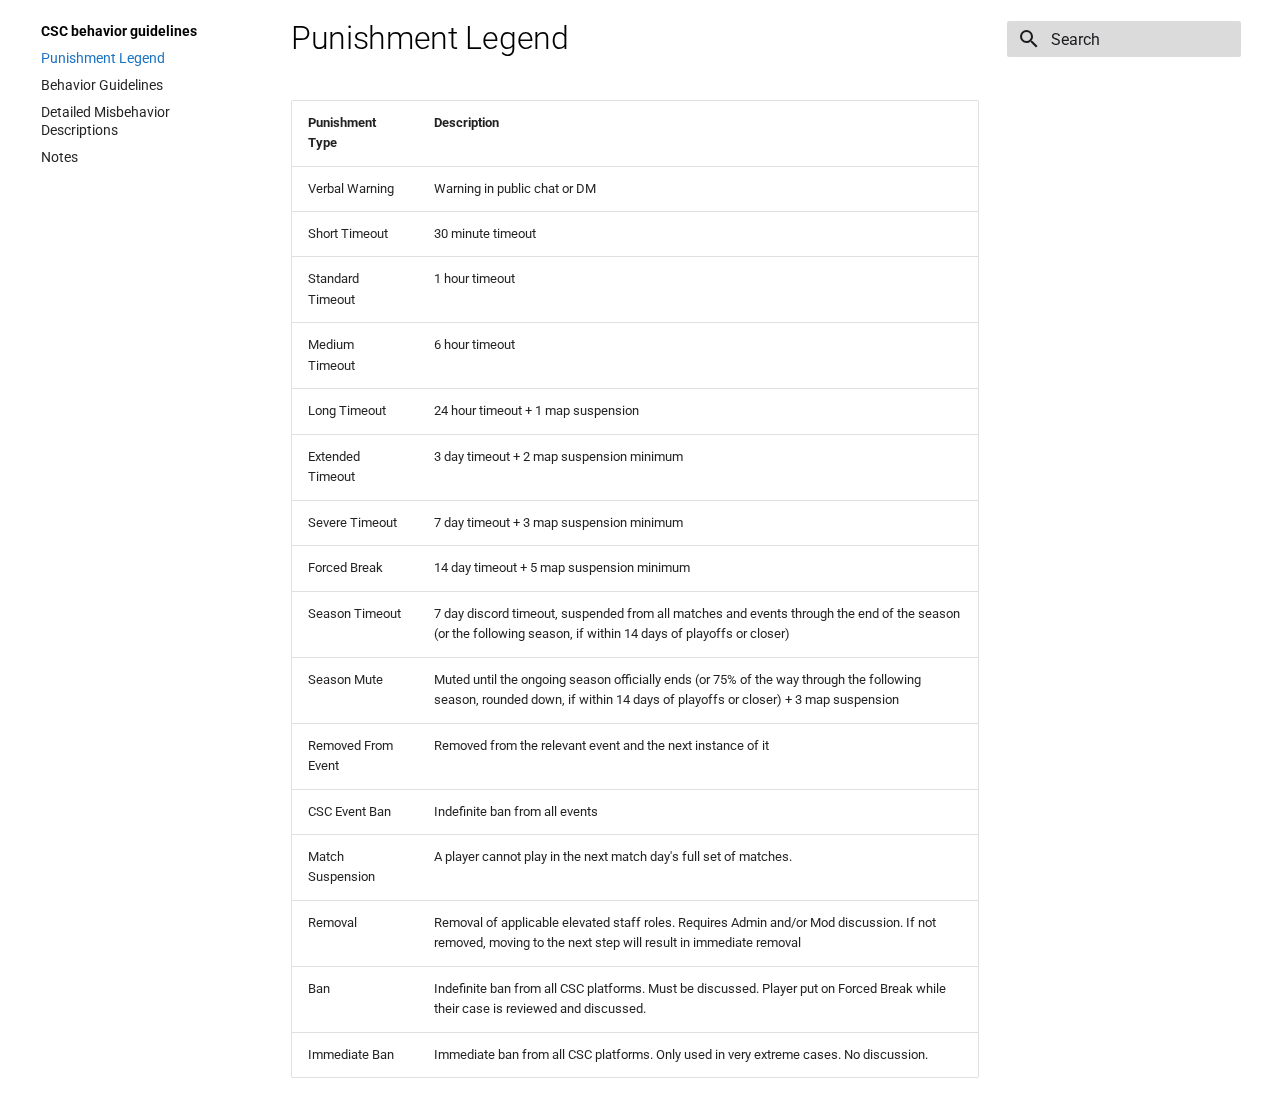
<file: punishment-legend/index.html>
<!doctype html>
<html lang="en" class="no-js">
  <head>
    
      <meta charset="utf-8">
      <meta name="viewport" content="width=device-width,initial-scale=1">
      
      
      
        <link rel="canonical" href="https://rulebook.csconfederation.com/punishment-legend/">
      
      
      
        <link rel="next" href="../behavior-guidelines/">
      
      <link rel="icon" href="../assets/images/favicon.png">
      <meta name="generator" content="mkdocs-1.4.2, mkdocs-material-9.0.6">
    
    
      
        <title>Punishment Legend - CSC behavior guidelines</title>
      
    
    
      <link rel="stylesheet" href="../assets/stylesheets/main.558e4712.min.css">
      
        
        <link rel="stylesheet" href="../assets/stylesheets/palette.2505c338.min.css">
      
      

    
    
    
      
        
        
        <link rel="preconnect" href="https://fonts.gstatic.com" crossorigin>
        <link rel="stylesheet" href="https://fonts.googleapis.com/css?family=Roboto:300,300i,400,400i,700,700i%7CRoboto+Mono:400,400i,700,700i&display=fallback">
        <style>:root{--md-text-font:"Roboto";--md-code-font:"Roboto Mono"}</style>
      
    
    
      <link rel="stylesheet" href="../stylesheets/extra.css">
    
    <script>__md_scope=new URL("..",location),__md_hash=e=>[...e].reduce((e,_)=>(e<<5)-e+_.charCodeAt(0),0),__md_get=(e,_=localStorage,t=__md_scope)=>JSON.parse(_.getItem(t.pathname+"."+e)),__md_set=(e,_,t=localStorage,a=__md_scope)=>{try{t.setItem(a.pathname+"."+e,JSON.stringify(_))}catch(e){}}</script>
    
      

    
    
    
  </head>
  
  
    
    
      
    
    
    
    
    <body dir="ltr" data-md-color-scheme="default" data-md-color-primary="" data-md-color-accent="">
  
    
    
      <script>var palette=__md_get("__palette");if(palette&&"object"==typeof palette.color)for(var key of Object.keys(palette.color))document.body.setAttribute("data-md-color-"+key,palette.color[key])</script>
    
    <input class="md-toggle" data-md-toggle="drawer" type="checkbox" id="__drawer" autocomplete="off">
    <input class="md-toggle" data-md-toggle="search" type="checkbox" id="__search" autocomplete="off">
    <label class="md-overlay" for="__drawer"></label>
    <div data-md-component="skip">
      
        
        <a href="#punishment-legend" class="md-skip">
          Skip to content
        </a>
      
    </div>
    <div data-md-component="announce">
      
    </div>
    
    
      

<header class="md-header" data-md-component="header">
  <nav class="md-header__inner md-grid" aria-label="Header">
    <a href=".." title="CSC behavior guidelines" class="md-header__button md-logo" aria-label="CSC behavior guidelines" data-md-component="logo">
      
  
  <svg xmlns="http://www.w3.org/2000/svg" viewBox="0 0 24 24"><path d="M12 8a3 3 0 0 0 3-3 3 3 0 0 0-3-3 3 3 0 0 0-3 3 3 3 0 0 0 3 3m0 3.54C9.64 9.35 6.5 8 3 8v11c3.5 0 6.64 1.35 9 3.54 2.36-2.19 5.5-3.54 9-3.54V8c-3.5 0-6.64 1.35-9 3.54Z"/></svg>

    </a>
    <label class="md-header__button md-icon" for="__drawer">
      <svg xmlns="http://www.w3.org/2000/svg" viewBox="0 0 24 24"><path d="M3 6h18v2H3V6m0 5h18v2H3v-2m0 5h18v2H3v-2Z"/></svg>
    </label>
    <div class="md-header__title" data-md-component="header-title">
      <div class="md-header__ellipsis">
        <div class="md-header__topic">
          <span class="md-ellipsis">
            CSC behavior guidelines
          </span>
        </div>
        <div class="md-header__topic" data-md-component="header-topic">
          <span class="md-ellipsis">
            
              Punishment Legend
            
          </span>
        </div>
      </div>
    </div>
    
      <form class="md-header__option" data-md-component="palette">
        
          
          <input class="md-option" data-md-color-media="(prefers-color-scheme: light)" data-md-color-scheme="default" data-md-color-primary="" data-md-color-accent=""  aria-hidden="true"  type="radio" name="__palette" id="__palette_1">
          
        
          
          <input class="md-option" data-md-color-media="(prefers-color-scheme: dark)" data-md-color-scheme="slate" data-md-color-primary="" data-md-color-accent=""  aria-hidden="true"  type="radio" name="__palette" id="__palette_2">
          
        
      </form>
    
    
    
      <label class="md-header__button md-icon" for="__search">
        <svg xmlns="http://www.w3.org/2000/svg" viewBox="0 0 24 24"><path d="M9.5 3A6.5 6.5 0 0 1 16 9.5c0 1.61-.59 3.09-1.56 4.23l.27.27h.79l5 5-1.5 1.5-5-5v-.79l-.27-.27A6.516 6.516 0 0 1 9.5 16 6.5 6.5 0 0 1 3 9.5 6.5 6.5 0 0 1 9.5 3m0 2C7 5 5 7 5 9.5S7 14 9.5 14 14 12 14 9.5 12 5 9.5 5Z"/></svg>
      </label>
      <div class="md-search" data-md-component="search" role="dialog">
  <label class="md-search__overlay" for="__search"></label>
  <div class="md-search__inner" role="search">
    <form class="md-search__form" name="search">
      <input type="text" class="md-search__input" name="query" aria-label="Search" placeholder="Search" autocapitalize="off" autocorrect="off" autocomplete="off" spellcheck="false" data-md-component="search-query" required>
      <label class="md-search__icon md-icon" for="__search">
        <svg xmlns="http://www.w3.org/2000/svg" viewBox="0 0 24 24"><path d="M9.5 3A6.5 6.5 0 0 1 16 9.5c0 1.61-.59 3.09-1.56 4.23l.27.27h.79l5 5-1.5 1.5-5-5v-.79l-.27-.27A6.516 6.516 0 0 1 9.5 16 6.5 6.5 0 0 1 3 9.5 6.5 6.5 0 0 1 9.5 3m0 2C7 5 5 7 5 9.5S7 14 9.5 14 14 12 14 9.5 12 5 9.5 5Z"/></svg>
        <svg xmlns="http://www.w3.org/2000/svg" viewBox="0 0 24 24"><path d="M20 11v2H8l5.5 5.5-1.42 1.42L4.16 12l7.92-7.92L13.5 5.5 8 11h12Z"/></svg>
      </label>
      <nav class="md-search__options" aria-label="Search">
        
        <button type="reset" class="md-search__icon md-icon" title="Clear" aria-label="Clear" tabindex="-1">
          <svg xmlns="http://www.w3.org/2000/svg" viewBox="0 0 24 24"><path d="M19 6.41 17.59 5 12 10.59 6.41 5 5 6.41 10.59 12 5 17.59 6.41 19 12 13.41 17.59 19 19 17.59 13.41 12 19 6.41Z"/></svg>
        </button>
      </nav>
      
    </form>
    <div class="md-search__output">
      <div class="md-search__scrollwrap" data-md-scrollfix>
        <div class="md-search-result" data-md-component="search-result">
          <div class="md-search-result__meta">
            Initializing search
          </div>
          <ol class="md-search-result__list" role="presentation"></ol>
        </div>
      </div>
    </div>
  </div>
</div>
    
    
  </nav>
  
</header>
    
    <div class="md-container" data-md-component="container">
      
      
        
          
        
      
      <main class="md-main" data-md-component="main">
        <div class="md-main__inner md-grid">
          
            
              
              <div class="md-sidebar md-sidebar--primary" data-md-component="sidebar" data-md-type="navigation" >
                <div class="md-sidebar__scrollwrap">
                  <div class="md-sidebar__inner">
                    


<nav class="md-nav md-nav--primary" aria-label="Navigation" data-md-level="0">
  <label class="md-nav__title" for="__drawer">
    <a href=".." title="CSC behavior guidelines" class="md-nav__button md-logo" aria-label="CSC behavior guidelines" data-md-component="logo">
      
  
  <svg xmlns="http://www.w3.org/2000/svg" viewBox="0 0 24 24"><path d="M12 8a3 3 0 0 0 3-3 3 3 0 0 0-3-3 3 3 0 0 0-3 3 3 3 0 0 0 3 3m0 3.54C9.64 9.35 6.5 8 3 8v11c3.5 0 6.64 1.35 9 3.54 2.36-2.19 5.5-3.54 9-3.54V8c-3.5 0-6.64 1.35-9 3.54Z"/></svg>

    </a>
    CSC behavior guidelines
  </label>
  
  <ul class="md-nav__list" data-md-scrollfix>
    
      
      
      

  
  
    
  
  
    <li class="md-nav__item md-nav__item--active">
      
      <input class="md-nav__toggle md-toggle" data-md-toggle="toc" type="checkbox" id="__toc">
      
      
        
      
      
      <a href="./" class="md-nav__link md-nav__link--active">
        Punishment Legend
      </a>
      
    </li>
  

    
      
      
      

  
  
  
    <li class="md-nav__item">
      <a href="../behavior-guidelines/" class="md-nav__link">
        Behavior Guidelines
      </a>
    </li>
  

    
      
      
      

  
  
  
    <li class="md-nav__item">
      <a href="../detailed-misbehavior-descriptions/" class="md-nav__link">
        Detailed Misbehavior Descriptions
      </a>
    </li>
  

    
      
      
      

  
  
  
    <li class="md-nav__item">
      <a href="../notes/" class="md-nav__link">
        Notes
      </a>
    </li>
  

    
  </ul>
</nav>
                  </div>
                </div>
              </div>
            
            
              
              <div class="md-sidebar md-sidebar--secondary" data-md-component="sidebar" data-md-type="toc" >
                <div class="md-sidebar__scrollwrap">
                  <div class="md-sidebar__inner">
                    

<nav class="md-nav md-nav--secondary" aria-label="Table of contents">
  
  
  
    
  
  
</nav>
                  </div>
                </div>
              </div>
            
          
          
            <div class="md-content" data-md-component="content">
              <article class="md-content__inner md-typeset">
                
                  



<h1 id="punishment-legend">Punishment Legend</h1>
<table>
<thead>
<tr>
<th>Punishment Type</th>
<th>Description</th>
</tr>
</thead>
<tbody>
<tr>
<td>Verbal Warning</td>
<td>Warning in public chat or DM</td>
</tr>
<tr>
<td>Short Timeout</td>
<td>30 minute timeout</td>
</tr>
<tr>
<td>Standard Timeout</td>
<td>1 hour timeout</td>
</tr>
<tr>
<td>Medium Timeout</td>
<td>6 hour timeout</td>
</tr>
<tr>
<td>Long Timeout</td>
<td>24 hour timeout + 1 map suspension</td>
</tr>
<tr>
<td>Extended Timeout</td>
<td>3 day timeout + 2 map suspension minimum</td>
</tr>
<tr>
<td>Severe Timeout</td>
<td>7 day timeout + 3 map suspension minimum</td>
</tr>
<tr>
<td>Forced Break</td>
<td>14 day timeout + 5 map suspension minimum</td>
</tr>
<tr>
<td>Season Timeout</td>
<td>7 day discord timeout, suspended from all matches and events through the end of the season (or the following season, if within 14 days of playoffs or closer)</td>
</tr>
<tr>
<td>Season Mute</td>
<td>Muted until the ongoing season officially ends (or 75% of the way through the following season, rounded down, if within 14 days of playoffs or closer) + 3 map suspension</td>
</tr>
<tr>
<td>Removed From Event</td>
<td>Removed from the relevant event and the next instance of it</td>
</tr>
<tr>
<td>CSC Event Ban</td>
<td>Indefinite ban from all events</td>
</tr>
<tr>
<td>Match Suspension</td>
<td>A player cannot play in the next match day's full set of matches.</td>
</tr>
<tr>
<td>Removal</td>
<td>Removal of applicable elevated staff roles. Requires Admin and/or Mod discussion. If not removed, moving to the next step will result in immediate removal</td>
</tr>
<tr>
<td>Ban</td>
<td>Indefinite ban from all CSC platforms. Must be discussed. Player put on Forced Break while their case is reviewed and discussed.</td>
</tr>
<tr>
<td>Immediate Ban</td>
<td>Immediate ban from all CSC platforms. Only used in very extreme cases. No discussion.</td>
</tr>
</tbody>
</table>





                
              </article>
            </div>
          
          
        </div>
        
      </main>
      
        <footer class="md-footer">
  
  <div class="md-footer-meta md-typeset">
    <div class="md-footer-meta__inner md-grid">
      <div class="md-copyright">
  
  
    Made with
    <a href="https://squidfunk.github.io/mkdocs-material/" target="_blank" rel="noopener">
      Material for MkDocs
    </a>
  
</div>
      
    </div>
  </div>
</footer>
      
    </div>
    <div class="md-dialog" data-md-component="dialog">
      <div class="md-dialog__inner md-typeset"></div>
    </div>
    
    <script id="__config" type="application/json">{"base": "..", "features": [], "search": "../assets/javascripts/workers/search.e5c33ebb.min.js", "translations": {"clipboard.copied": "Copied to clipboard", "clipboard.copy": "Copy to clipboard", "search.result.more.one": "1 more on this page", "search.result.more.other": "# more on this page", "search.result.none": "No matching documents", "search.result.one": "1 matching document", "search.result.other": "# matching documents", "search.result.placeholder": "Type to start searching", "search.result.term.missing": "Missing", "select.version": "Select version"}}</script>
    
    
      <script src="../assets/javascripts/bundle.51d95adb.min.js"></script>
      
        <script src="../javascripts/extra.js"></script>
      
    
  </body>
</html>
</file>
<file: stylesheets/extra.css>
:root {
    --md-primary-fg-color: #1971c2;
    --md-accent-fg-color: #1971c2;
}

[data-md-color-scheme="default"] {
    --md-default-fg-color--light: black;
  }

[data-md-color-scheme="default"] .md-icon {
  color: #1a1b1e;
}

[data-md-color-scheme="default"] .md-search__form {
  background-color: #dbdbdb;
}

[data-md-color-scheme="default"] .md-search__input::placeholder {
    color: #1a1b1e;
}

[data-md-color-scheme="slate"] {
    --md-default-bg-color: #1a1b1e;
    --md-typeset-color: #c1c2c5;
    --md-default-fg-color--light: #c1c2c5;
  }

body {
  padding-right: 10px;
}

.embedded .md-grid {
  margin-left: 10px;
}

.md-header {
  background-color: transparent;
  box-shadow: none;
  margin-top: 15px;
}

.md-logo {
  display: none !important;
}

.md-header__title {
  height: 0px;
  color: transparent;
}

.md-main {
  margin-top: -95px;
}

.md-footer {
  display: none;
}

.md-sidebar--primary {
  top: -15px !important;
  z-index: 10;
}
 
@media screen and (max-width: 76.1875em) {
  .md-main {
    padding-left: 35px;
  }
}
</file>
<file: assets/stylesheets/main.558e4712.min.css>
@charset "UTF-8";html{-webkit-text-size-adjust:none;-moz-text-size-adjust:none;text-size-adjust:none;box-sizing:border-box}*,:after,:before{box-sizing:inherit}@media (prefers-reduced-motion){*,:after,:before{transition:none!important}}body{margin:0}a,button,input,label{-webkit-tap-highlight-color:transparent}a{color:inherit;text-decoration:none}hr{border:0;box-sizing:initial;display:block;height:.05rem;overflow:visible;padding:0}small{font-size:80%}sub,sup{line-height:1em}img{border-style:none}table{border-collapse:initial;border-spacing:0}td,th{font-weight:400;vertical-align:top}button{background:#0000;border:0;font-family:inherit;font-size:inherit;margin:0;padding:0}input{border:0;outline:none}:root{--md-primary-fg-color:#4051b5;--md-primary-fg-color--light:#5d6cc0;--md-primary-fg-color--dark:#303fa1;--md-primary-bg-color:#fff;--md-primary-bg-color--light:#ffffffb3;--md-accent-fg-color:#526cfe;--md-accent-fg-color--transparent:#526cfe1a;--md-accent-bg-color:#fff;--md-accent-bg-color--light:#ffffffb3}:root,[data-md-color-scheme=default]{--md-default-fg-color:#000000de;--md-default-fg-color--light:#0000008a;--md-default-fg-color--lighter:#00000052;--md-default-fg-color--lightest:#00000012;--md-default-bg-color:#fff;--md-default-bg-color--light:#ffffffb3;--md-default-bg-color--lighter:#ffffff4d;--md-default-bg-color--lightest:#ffffff1f;--md-code-fg-color:#36464e;--md-code-bg-color:#f5f5f5;--md-code-hl-color:#ffff0080;--md-code-hl-number-color:#d52a2a;--md-code-hl-special-color:#db1457;--md-code-hl-function-color:#a846b9;--md-code-hl-constant-color:#6e59d9;--md-code-hl-keyword-color:#3f6ec6;--md-code-hl-string-color:#1c7d4d;--md-code-hl-name-color:var(--md-code-fg-color);--md-code-hl-operator-color:var(--md-default-fg-color--light);--md-code-hl-punctuation-color:var(--md-default-fg-color--light);--md-code-hl-comment-color:var(--md-default-fg-color--light);--md-code-hl-generic-color:var(--md-default-fg-color--light);--md-code-hl-variable-color:var(--md-default-fg-color--light);--md-typeset-color:var(--md-default-fg-color);--md-typeset-a-color:var(--md-primary-fg-color);--md-typeset-mark-color:#ffff0080;--md-typeset-del-color:#f5503d26;--md-typeset-ins-color:#0bd57026;--md-typeset-kbd-color:#fafafa;--md-typeset-kbd-accent-color:#fff;--md-typeset-kbd-border-color:#b8b8b8;--md-typeset-table-color:#0000001f;--md-admonition-fg-color:var(--md-default-fg-color);--md-admonition-bg-color:var(--md-default-bg-color);--md-footer-fg-color:#fff;--md-footer-fg-color--light:#ffffffb3;--md-footer-fg-color--lighter:#ffffff73;--md-footer-bg-color:#000000de;--md-footer-bg-color--dark:#00000052;--md-shadow-z1:0 0.2rem 0.5rem #0000000d,0 0 0.05rem #0000001a;--md-shadow-z2:0 0.2rem 0.5rem #0000001a,0 0 0.05rem #00000040;--md-shadow-z3:0 0.2rem 0.5rem #0003,0 0 0.05rem #00000059}.md-icon svg{fill:currentcolor;display:block;height:1.2rem;width:1.2rem}body{-webkit-font-smoothing:antialiased;-moz-osx-font-smoothing:grayscale;--md-text-font-family:var(--md-text-font,_),-apple-system,BlinkMacSystemFont,Helvetica,Arial,sans-serif;--md-code-font-family:var(--md-code-font,_),SFMono-Regular,Consolas,Menlo,monospace}aside,body,input{font-feature-settings:"kern","liga";color:var(--md-typeset-color);font-family:var(--md-text-font-family)}code,kbd,pre{font-feature-settings:"kern";font-family:var(--md-code-font-family)}:root{--md-typeset-table-sort-icon:url('data:image/svg+xml;charset=utf-8,<svg xmlns="http://www.w3.org/2000/svg" viewBox="0 0 24 24"><path d="m18 21-4-4h3V7h-3l4-4 4 4h-3v10h3M2 19v-2h10v2M2 13v-2h7v2M2 7V5h4v2H2Z"/></svg>');--md-typeset-table-sort-icon--asc:url('data:image/svg+xml;charset=utf-8,<svg xmlns="http://www.w3.org/2000/svg" viewBox="0 0 24 24"><path d="M19 17h3l-4 4-4-4h3V3h2M2 17h10v2H2M6 5v2H2V5m0 6h7v2H2v-2Z"/></svg>');--md-typeset-table-sort-icon--desc:url('data:image/svg+xml;charset=utf-8,<svg xmlns="http://www.w3.org/2000/svg" viewBox="0 0 24 24"><path d="M19 7h3l-4-4-4 4h3v14h2M2 17h10v2H2M6 5v2H2V5m0 6h7v2H2v-2Z"/></svg>')}.md-typeset{-webkit-print-color-adjust:exact;color-adjust:exact;font-size:.8rem;line-height:1.6}@media print{.md-typeset{font-size:.68rem}}.md-typeset blockquote,.md-typeset dl,.md-typeset figure,.md-typeset ol,.md-typeset pre,.md-typeset ul{margin-bottom:1em;margin-top:1em}.md-typeset h1{color:var(--md-default-fg-color--light);font-size:2em;line-height:1.3;margin:0 0 1.25em}.md-typeset h1,.md-typeset h2{font-weight:300;letter-spacing:-.01em}.md-typeset h2{font-size:1.5625em;line-height:1.4;margin:1.6em 0 .64em}.md-typeset h3{font-size:1.25em;font-weight:400;letter-spacing:-.01em;line-height:1.5;margin:1.6em 0 .8em}.md-typeset h2+h3{margin-top:.8em}.md-typeset h4{font-weight:700;letter-spacing:-.01em;margin:1em 0}.md-typeset h5,.md-typeset h6{color:var(--md-default-fg-color--light);font-size:.8em;font-weight:700;letter-spacing:-.01em;margin:1.25em 0}.md-typeset h5{text-transform:uppercase}.md-typeset hr{border-bottom:.05rem solid var(--md-default-fg-color--lightest);display:flow-root;margin:1.5em 0}.md-typeset a{color:var(--md-typeset-a-color);word-break:break-word}.md-typeset a,.md-typeset a:before{transition:color 125ms}.md-typeset a:focus,.md-typeset a:hover{color:var(--md-accent-fg-color)}.md-typeset a:focus code,.md-typeset a:hover code{background-color:var(--md-accent-fg-color--transparent)}.md-typeset a code{color:currentcolor;transition:background-color 125ms}.md-typeset a.focus-visible{outline-color:var(--md-accent-fg-color);outline-offset:.2rem}.md-typeset code,.md-typeset kbd,.md-typeset pre{color:var(--md-code-fg-color);direction:ltr;font-variant-ligatures:none}@media print{.md-typeset code,.md-typeset kbd,.md-typeset pre{white-space:pre-wrap}}.md-typeset code{background-color:var(--md-code-bg-color);border-radius:.1rem;-webkit-box-decoration-break:clone;box-decoration-break:clone;font-size:.85em;padding:0 .2941176471em;word-break:break-word}.md-typeset code:not(.focus-visible){-webkit-tap-highlight-color:transparent;outline:none}.md-typeset pre{display:flow-root;line-height:1.4;position:relative}.md-typeset pre>code{-webkit-box-decoration-break:slice;box-decoration-break:slice;box-shadow:none;display:block;margin:0;outline-color:var(--md-accent-fg-color);overflow:auto;padding:.7720588235em 1.1764705882em;scrollbar-color:var(--md-default-fg-color--lighter) #0000;scrollbar-width:thin;touch-action:auto;word-break:normal}.md-typeset pre>code:hover{scrollbar-color:var(--md-accent-fg-color) #0000}.md-typeset pre>code::-webkit-scrollbar{height:.2rem;width:.2rem}.md-typeset pre>code::-webkit-scrollbar-thumb{background-color:var(--md-default-fg-color--lighter)}.md-typeset pre>code::-webkit-scrollbar-thumb:hover{background-color:var(--md-accent-fg-color)}.md-typeset kbd{background-color:var(--md-typeset-kbd-color);border-radius:.1rem;box-shadow:0 .1rem 0 .05rem var(--md-typeset-kbd-border-color),0 .1rem 0 var(--md-typeset-kbd-border-color),0 -.1rem .2rem var(--md-typeset-kbd-accent-color) inset;color:var(--md-default-fg-color);display:inline-block;font-size:.75em;padding:0 .6666666667em;vertical-align:text-top;word-break:break-word}.md-typeset mark{background-color:var(--md-typeset-mark-color);-webkit-box-decoration-break:clone;box-decoration-break:clone;color:inherit;word-break:break-word}.md-typeset abbr{border-bottom:.05rem dotted var(--md-default-fg-color--light);cursor:help;text-decoration:none}@media (hover:none){.md-typeset abbr[title]:focus:after,.md-typeset abbr[title]:hover:after{background-color:var(--md-default-fg-color);border-radius:.1rem;box-shadow:var(--md-shadow-z3);color:var(--md-default-bg-color);content:attr(title);font-size:.7rem;left:.8rem;margin-top:2em;padding:.2rem .3rem;position:absolute;right:.8rem}}.md-typeset small{opacity:.75}[dir=ltr] .md-typeset sub,[dir=ltr] .md-typeset sup{margin-left:.078125em}[dir=rtl] .md-typeset sub,[dir=rtl] .md-typeset sup{margin-right:.078125em}[dir=ltr] .md-typeset blockquote{padding-left:.6rem}[dir=rtl] .md-typeset blockquote{padding-right:.6rem}[dir=ltr] .md-typeset blockquote{border-left:.2rem solid var(--md-default-fg-color--lighter)}[dir=rtl] .md-typeset blockquote{border-right:.2rem solid var(--md-default-fg-color--lighter)}.md-typeset blockquote{color:var(--md-default-fg-color--light);margin-left:0;margin-right:0}.md-typeset ul{list-style-type:disc}[dir=ltr] .md-typeset ol,[dir=ltr] .md-typeset ul{margin-left:.625em}[dir=rtl] .md-typeset ol,[dir=rtl] .md-typeset ul{margin-right:.625em}.md-typeset ol,.md-typeset ul{padding:0}.md-typeset ol:not([hidden]),.md-typeset ul:not([hidden]){display:flow-root}.md-typeset ol ol,.md-typeset ul ol{list-style-type:lower-alpha}.md-typeset ol ol ol,.md-typeset ul ol ol{list-style-type:lower-roman}[dir=ltr] .md-typeset ol li,[dir=ltr] .md-typeset ul li{margin-left:1.25em}[dir=rtl] .md-typeset ol li,[dir=rtl] .md-typeset ul li{margin-right:1.25em}.md-typeset ol li,.md-typeset ul li{margin-bottom:.5em}.md-typeset ol li blockquote,.md-typeset ol li p,.md-typeset ul li blockquote,.md-typeset ul li p{margin:.5em 0}.md-typeset ol li:last-child,.md-typeset ul li:last-child{margin-bottom:0}[dir=ltr] .md-typeset ol li ol,[dir=ltr] .md-typeset ol li ul,[dir=ltr] .md-typeset ul li ol,[dir=ltr] .md-typeset ul li ul{margin-left:.625em}[dir=rtl] .md-typeset ol li ol,[dir=rtl] .md-typeset ol li ul,[dir=rtl] .md-typeset ul li ol,[dir=rtl] .md-typeset ul li ul{margin-right:.625em}.md-typeset ol li ol,.md-typeset ol li ul,.md-typeset ul li ol,.md-typeset ul li ul{margin-bottom:.5em;margin-top:.5em}[dir=ltr] .md-typeset dd{margin-left:1.875em}[dir=rtl] .md-typeset dd{margin-right:1.875em}.md-typeset dd{margin-bottom:1.5em;margin-top:1em}.md-typeset img,.md-typeset svg,.md-typeset video{height:auto;max-width:100%}.md-typeset img[align=left]{margin:1em 1em 1em 0}.md-typeset img[align=right]{margin:1em 0 1em 1em}.md-typeset img[align]:only-child{margin-top:0}.md-typeset img[src$="#gh-dark-mode-only"],.md-typeset img[src$="#only-dark"]{display:none}.md-typeset figure{display:flow-root;margin:1em auto;max-width:100%;text-align:center;width:-webkit-fit-content;width:-moz-fit-content;width:fit-content}.md-typeset figure img{display:block}.md-typeset figcaption{font-style:italic;margin:1em auto;max-width:24rem}.md-typeset iframe{max-width:100%}.md-typeset table:not([class]){background-color:var(--md-default-bg-color);border:.05rem solid var(--md-typeset-table-color);border-radius:.1rem;display:inline-block;font-size:.64rem;max-width:100%;overflow:auto;touch-action:auto}@media print{.md-typeset table:not([class]){display:table}}.md-typeset table:not([class])+*{margin-top:1.5em}.md-typeset table:not([class]) td>:first-child,.md-typeset table:not([class]) th>:first-child{margin-top:0}.md-typeset table:not([class]) td>:last-child,.md-typeset table:not([class]) th>:last-child{margin-bottom:0}.md-typeset table:not([class]) td:not([align]),.md-typeset table:not([class]) th:not([align]){text-align:left}[dir=rtl] .md-typeset table:not([class]) td:not([align]),[dir=rtl] .md-typeset table:not([class]) th:not([align]){text-align:right}.md-typeset table:not([class]) th{font-weight:700;min-width:5rem;padding:.9375em 1.25em;vertical-align:top}.md-typeset table:not([class]) td{border-top:.05rem solid var(--md-typeset-table-color);padding:.9375em 1.25em;vertical-align:top}.md-typeset table:not([class]) tbody tr{transition:background-color 125ms}.md-typeset table:not([class]) tbody tr:hover{background-color:rgba(0,0,0,.035);box-shadow:0 .05rem 0 var(--md-default-bg-color) inset}.md-typeset table:not([class]) a{word-break:normal}.md-typeset table th[role=columnheader]{cursor:pointer}[dir=ltr] .md-typeset table th[role=columnheader]:after{margin-left:.5em}[dir=rtl] .md-typeset table th[role=columnheader]:after{margin-right:.5em}.md-typeset table th[role=columnheader]:after{content:"";display:inline-block;height:1.2em;-webkit-mask-image:var(--md-typeset-table-sort-icon);mask-image:var(--md-typeset-table-sort-icon);-webkit-mask-repeat:no-repeat;mask-repeat:no-repeat;-webkit-mask-size:contain;mask-size:contain;transition:background-color 125ms;vertical-align:text-bottom;width:1.2em}.md-typeset table th[role=columnheader]:hover:after{background-color:var(--md-default-fg-color--lighter)}.md-typeset table th[role=columnheader][aria-sort=ascending]:after{background-color:var(--md-default-fg-color--light);-webkit-mask-image:var(--md-typeset-table-sort-icon--asc);mask-image:var(--md-typeset-table-sort-icon--asc)}.md-typeset table th[role=columnheader][aria-sort=descending]:after{background-color:var(--md-default-fg-color--light);-webkit-mask-image:var(--md-typeset-table-sort-icon--desc);mask-image:var(--md-typeset-table-sort-icon--desc)}.md-typeset__scrollwrap{margin:1em -.8rem;overflow-x:auto;touch-action:auto}.md-typeset__table{display:inline-block;margin-bottom:.5em;padding:0 .8rem}@media print{.md-typeset__table{display:block}}html .md-typeset__table table{display:table;margin:0;overflow:hidden;width:100%}@media screen and (max-width:44.9375em){.md-content__inner>pre{margin:1em -.8rem}.md-content__inner>pre code{border-radius:0}}.md-banner{background-color:var(--md-footer-bg-color);color:var(--md-footer-fg-color);overflow:auto}@media print{.md-banner{display:none}}.md-banner--warning{background:var(--md-typeset-mark-color);color:var(--md-default-fg-color)}.md-banner__inner{font-size:.7rem;margin:.6rem auto;padding:0 .8rem}[dir=ltr] .md-banner__button{float:right}[dir=rtl] .md-banner__button{float:left}.md-banner__button{color:inherit;cursor:pointer;transition:opacity .25s}.md-banner__button:hover{opacity:.7}html{font-size:125%;height:100%;overflow-x:hidden}@media screen and (min-width:100em){html{font-size:137.5%}}@media screen and (min-width:125em){html{font-size:150%}}body{background-color:var(--md-default-bg-color);display:flex;flex-direction:column;font-size:.5rem;min-height:100%;position:relative;width:100%}@media print{body{display:block}}@media screen and (max-width:59.9375em){body[data-md-scrolllock]{position:fixed}}.md-grid{margin-left:auto;margin-right:auto;max-width:61rem}.md-container{display:flex;flex-direction:column;flex-grow:1}@media print{.md-container{display:block}}.md-main{flex-grow:1}.md-main__inner{display:flex;height:100%;margin-top:1.5rem}.md-ellipsis{overflow:hidden;text-overflow:ellipsis;white-space:nowrap}.md-toggle{display:none}.md-option{height:0;opacity:0;position:absolute;width:0}.md-option:checked+label:not([hidden]){display:block}.md-option.focus-visible+label{outline-color:var(--md-accent-fg-color);outline-style:auto}.md-skip{background-color:var(--md-default-fg-color);border-radius:.1rem;color:var(--md-default-bg-color);font-size:.64rem;margin:.5rem;opacity:0;outline-color:var(--md-accent-fg-color);padding:.3rem .5rem;position:fixed;transform:translateY(.4rem);z-index:-1}.md-skip:focus{opacity:1;transform:translateY(0);transition:transform .25s cubic-bezier(.4,0,.2,1),opacity 175ms 75ms;z-index:10}@page{margin:25mm}:root{--md-clipboard-icon:url('data:image/svg+xml;charset=utf-8,<svg xmlns="http://www.w3.org/2000/svg" viewBox="0 0 24 24"><path d="M19 21H8V7h11m0-2H8a2 2 0 0 0-2 2v14a2 2 0 0 0 2 2h11a2 2 0 0 0 2-2V7a2 2 0 0 0-2-2m-3-4H4a2 2 0 0 0-2 2v14h2V3h12V1Z"/></svg>')}.md-clipboard{border-radius:.1rem;color:var(--md-default-fg-color--lightest);cursor:pointer;height:1.5em;outline-color:var(--md-accent-fg-color);outline-offset:.1rem;position:absolute;right:.5em;top:.5em;transition:color .25s;width:1.5em;z-index:1}@media print{.md-clipboard{display:none}}.md-clipboard:not(.focus-visible){-webkit-tap-highlight-color:transparent;outline:none}:hover>.md-clipboard{color:var(--md-default-fg-color--light)}.md-clipboard:focus,.md-clipboard:hover{color:var(--md-accent-fg-color)}.md-clipboard:after{background-color:currentcolor;content:"";display:block;height:1.125em;margin:0 auto;-webkit-mask-image:var(--md-clipboard-icon);mask-image:var(--md-clipboard-icon);-webkit-mask-position:center;mask-position:center;-webkit-mask-repeat:no-repeat;mask-repeat:no-repeat;-webkit-mask-size:contain;mask-size:contain;width:1.125em}.md-clipboard--inline{cursor:pointer}.md-clipboard--inline code{transition:color .25s,background-color .25s}.md-clipboard--inline:focus code,.md-clipboard--inline:hover code{background-color:var(--md-accent-fg-color--transparent);color:var(--md-accent-fg-color)}@keyframes consent{0%{opacity:0;transform:translateY(100%)}to{opacity:1;transform:translateY(0)}}@keyframes overlay{0%{opacity:0}to{opacity:1}}.md-consent__overlay{animation:overlay .25s both;-webkit-backdrop-filter:blur(.1rem);backdrop-filter:blur(.1rem);background-color:#0000008a;height:100%;opacity:1;position:fixed;top:0;width:100%;z-index:5}.md-consent__inner{animation:consent .5s cubic-bezier(.1,.7,.1,1) both;background-color:var(--md-default-bg-color);border:0;border-radius:.1rem;bottom:0;box-shadow:0 0 .2rem #0000001a,0 .2rem .4rem #0003;max-height:100%;overflow:auto;padding:0;position:fixed;width:100%;z-index:5}.md-consent__form{padding:.8rem}.md-consent__settings{display:none;margin:1em 0}input:checked+.md-consent__settings{display:block}.md-consent__controls{margin-bottom:.8rem}.md-typeset .md-consent__controls .md-button{display:inline}@media screen and (max-width:44.9375em){.md-typeset .md-consent__controls .md-button{display:block;margin-top:.4rem;text-align:center;width:100%}}.md-consent label{cursor:pointer}.md-content{flex-grow:1;min-width:0}.md-content__inner{margin:0 .8rem 1.2rem;padding-top:.6rem}@media screen and (min-width:76.25em){[dir=ltr] .md-sidebar--primary:not([hidden])~.md-content>.md-content__inner{margin-left:1.2rem}[dir=ltr] .md-sidebar--secondary:not([hidden])~.md-content>.md-content__inner,[dir=rtl] .md-sidebar--primary:not([hidden])~.md-content>.md-content__inner{margin-right:1.2rem}[dir=rtl] .md-sidebar--secondary:not([hidden])~.md-content>.md-content__inner{margin-left:1.2rem}}.md-content__inner:before{content:"";display:block;height:.4rem}.md-content__inner>:last-child{margin-bottom:0}[dir=ltr] .md-content__button{float:right}[dir=rtl] .md-content__button{float:left}[dir=ltr] .md-content__button{margin-left:.4rem}[dir=rtl] .md-content__button{margin-right:.4rem}.md-content__button{margin:.4rem 0;padding:0}@media print{.md-content__button{display:none}}.md-typeset .md-content__button{color:var(--md-default-fg-color--lighter)}.md-content__button svg{display:inline;vertical-align:top}[dir=rtl] .md-content__button svg{transform:scaleX(-1)}[dir=ltr] .md-dialog{right:.8rem}[dir=rtl] .md-dialog{left:.8rem}.md-dialog{background-color:var(--md-default-fg-color);border-radius:.1rem;bottom:.8rem;box-shadow:var(--md-shadow-z3);min-width:11.1rem;opacity:0;padding:.4rem .6rem;pointer-events:none;position:fixed;transform:translateY(100%);transition:transform 0ms .4s,opacity .4s;z-index:4}@media print{.md-dialog{display:none}}.md-dialog--active{opacity:1;pointer-events:auto;transform:translateY(0);transition:transform .4s cubic-bezier(.075,.85,.175,1),opacity .4s}.md-dialog__inner{color:var(--md-default-bg-color);font-size:.7rem}.md-feedback{margin:2em 0 1em;text-align:center}.md-feedback fieldset{border:none;margin:0;padding:0}.md-feedback__title{font-weight:700;margin:1em auto}.md-feedback__inner{position:relative}.md-feedback__list{align-content:baseline;display:flex;flex-wrap:wrap;justify-content:center;position:relative}.md-feedback__list:hover .md-icon:not(:disabled){color:var(--md-default-fg-color--lighter)}:disabled .md-feedback__list{min-height:1.8rem}.md-feedback__icon{color:var(--md-default-fg-color--light);cursor:pointer;flex-shrink:0;margin:0 .1rem;transition:color 125ms}.md-feedback__icon:not(:disabled).md-icon:hover{color:var(--md-accent-fg-color)}.md-feedback__icon:disabled{color:var(--md-default-fg-color--lightest);pointer-events:none}.md-feedback__note{opacity:0;position:relative;transform:translateY(.4rem);transition:transform .4s cubic-bezier(.1,.7,.1,1),opacity .15s}.md-feedback__note>*{margin:0 auto;max-width:16rem}:disabled .md-feedback__note{opacity:1;transform:translateY(0)}.md-footer{background-color:var(--md-footer-bg-color);color:var(--md-footer-fg-color)}@media print{.md-footer{display:none}}.md-footer__inner{justify-content:space-between;overflow:auto;padding:.2rem}.md-footer__inner:not([hidden]){display:flex}.md-footer__link{display:flex;flex-grow:0.01;outline-color:var(--md-accent-fg-color);overflow:hidden;padding-bottom:.4rem;padding-top:1.4rem;transition:opacity .25s}.md-footer__link:focus,.md-footer__link:hover{opacity:.7}[dir=rtl] .md-footer__link svg{transform:scaleX(-1)}@media screen and (max-width:44.9375em){.md-footer__link--prev .md-footer__title{display:none}}[dir=ltr] .md-footer__link--next{margin-left:auto}[dir=rtl] .md-footer__link--next{margin-right:auto}.md-footer__link--next{text-align:right}[dir=rtl] .md-footer__link--next{text-align:left}.md-footer__title{flex-grow:1;font-size:.9rem;line-height:2.4rem;max-width:calc(100% - 2.4rem);padding:0 1rem;position:relative;white-space:nowrap}.md-footer__button{margin:.2rem;padding:.4rem}.md-footer__direction{font-size:.64rem;left:0;margin-top:-1rem;opacity:.7;padding:0 1rem;position:absolute;right:0}.md-footer-meta{background-color:var(--md-footer-bg-color--dark)}.md-footer-meta__inner{display:flex;flex-wrap:wrap;justify-content:space-between;padding:.2rem}html .md-footer-meta.md-typeset a{color:var(--md-footer-fg-color--light)}html .md-footer-meta.md-typeset a:focus,html .md-footer-meta.md-typeset a:hover{color:var(--md-footer-fg-color)}.md-copyright{color:var(--md-footer-fg-color--lighter);font-size:.64rem;margin:auto .6rem;padding:.4rem 0;width:100%}@media screen and (min-width:45em){.md-copyright{width:auto}}.md-copyright__highlight{color:var(--md-footer-fg-color--light)}.md-social{margin:0 .4rem;padding:.2rem 0 .6rem}@media screen and (min-width:45em){.md-social{padding:.6rem 0}}.md-social__link{display:inline-block;height:1.6rem;text-align:center;width:1.6rem}.md-social__link:before{line-height:1.9}.md-social__link svg{fill:currentcolor;max-height:.8rem;vertical-align:-25%}.md-typeset .md-button{border:.1rem solid;border-radius:.1rem;color:var(--md-primary-fg-color);cursor:pointer;display:inline-block;font-weight:700;padding:.625em 2em;transition:color 125ms,background-color 125ms,border-color 125ms}.md-typeset .md-button--primary{background-color:var(--md-primary-fg-color);border-color:var(--md-primary-fg-color);color:var(--md-primary-bg-color)}.md-typeset .md-button:focus,.md-typeset .md-button:hover{background-color:var(--md-accent-fg-color);border-color:var(--md-accent-fg-color);color:var(--md-accent-bg-color)}[dir=ltr] .md-typeset .md-input{border-top-left-radius:.1rem}[dir=ltr] .md-typeset .md-input,[dir=rtl] .md-typeset .md-input{border-top-right-radius:.1rem}[dir=rtl] .md-typeset .md-input{border-top-left-radius:.1rem}.md-typeset .md-input{border-bottom:.1rem solid var(--md-default-fg-color--lighter);box-shadow:var(--md-shadow-z1);font-size:.8rem;height:1.8rem;padding:0 .6rem;transition:border .25s,box-shadow .25s}.md-typeset .md-input:focus,.md-typeset .md-input:hover{border-bottom-color:var(--md-accent-fg-color);box-shadow:var(--md-shadow-z2)}.md-typeset .md-input--stretch{width:100%}.md-header{background-color:var(--md-primary-fg-color);box-shadow:0 0 .2rem #0000,0 .2rem .4rem #0000;color:var(--md-primary-bg-color);display:block;left:0;position:-webkit-sticky;position:sticky;right:0;top:0;z-index:4}@media print{.md-header{display:none}}.md-header[hidden]{transform:translateY(-100%);transition:transform .25s cubic-bezier(.8,0,.6,1),box-shadow .25s}.md-header--shadow{box-shadow:0 0 .2rem #0000001a,0 .2rem .4rem #0003;transition:transform .25s cubic-bezier(.1,.7,.1,1),box-shadow .25s}.md-header__inner{align-items:center;display:flex;padding:0 .2rem}.md-header__button{color:currentcolor;cursor:pointer;margin:.2rem;outline-color:var(--md-accent-fg-color);padding:.4rem;position:relative;transition:opacity .25s;vertical-align:middle;z-index:1}.md-header__button:hover{opacity:.7}.md-header__button:not([hidden]){display:inline-block}.md-header__button:not(.focus-visible){-webkit-tap-highlight-color:transparent;outline:none}.md-header__button.md-logo{margin:.2rem;padding:.4rem}@media screen and (max-width:76.1875em){.md-header__button.md-logo{display:none}}.md-header__button.md-logo img,.md-header__button.md-logo svg{fill:currentcolor;display:block;height:1.2rem;width:auto}@media screen and (min-width:60em){.md-header__button[for=__search]{display:none}}.no-js .md-header__button[for=__search]{display:none}[dir=rtl] .md-header__button[for=__search] svg{transform:scaleX(-1)}@media screen and (min-width:76.25em){.md-header__button[for=__drawer]{display:none}}.md-header__topic{display:flex;max-width:100%;position:absolute;transition:transform .4s cubic-bezier(.1,.7,.1,1),opacity .15s;white-space:nowrap}.md-header__topic+.md-header__topic{opacity:0;pointer-events:none;transform:translateX(1.25rem);transition:transform .4s cubic-bezier(1,.7,.1,.1),opacity .15s;z-index:-1}[dir=rtl] .md-header__topic+.md-header__topic{transform:translateX(-1.25rem)}.md-header__topic:first-child{font-weight:700}[dir=ltr] .md-header__title{margin-right:.4rem}[dir=rtl] .md-header__title{margin-left:.4rem}[dir=ltr] .md-header__title{margin-left:1rem}[dir=rtl] .md-header__title{margin-right:1rem}.md-header__title{flex-grow:1;font-size:.9rem;height:2.4rem;line-height:2.4rem}.md-header__title--active .md-header__topic{opacity:0;pointer-events:none;transform:translateX(-1.25rem);transition:transform .4s cubic-bezier(1,.7,.1,.1),opacity .15s;z-index:-1}[dir=rtl] .md-header__title--active .md-header__topic{transform:translateX(1.25rem)}.md-header__title--active .md-header__topic+.md-header__topic{opacity:1;pointer-events:auto;transform:translateX(0);transition:transform .4s cubic-bezier(.1,.7,.1,1),opacity .15s;z-index:0}.md-header__title>.md-header__ellipsis{height:100%;position:relative;width:100%}.md-header__option{display:flex;flex-shrink:0;max-width:100%;transition:max-width 0ms .25s,opacity .25s .25s;white-space:nowrap}[data-md-toggle=search]:checked~.md-header .md-header__option{max-width:0;opacity:0;transition:max-width 0ms,opacity 0ms}.md-header__source{display:none}@media screen and (min-width:60em){[dir=ltr] .md-header__source{margin-left:1rem}[dir=rtl] .md-header__source{margin-right:1rem}.md-header__source{display:block;max-width:11.7rem;width:11.7rem}}@media screen and (min-width:76.25em){[dir=ltr] .md-header__source{margin-left:1.4rem}[dir=rtl] .md-header__source{margin-right:1.4rem}}:root{--md-nav-icon--prev:url('data:image/svg+xml;charset=utf-8,<svg xmlns="http://www.w3.org/2000/svg" viewBox="0 0 24 24"><path d="M20 11v2H8l5.5 5.5-1.42 1.42L4.16 12l7.92-7.92L13.5 5.5 8 11h12Z"/></svg>');--md-nav-icon--next:url('data:image/svg+xml;charset=utf-8,<svg xmlns="http://www.w3.org/2000/svg" viewBox="0 0 24 24"><path d="M8.59 16.58 13.17 12 8.59 7.41 10 6l6 6-6 6-1.41-1.42Z"/></svg>');--md-toc-icon:url('data:image/svg+xml;charset=utf-8,<svg xmlns="http://www.w3.org/2000/svg" viewBox="0 0 24 24"><path d="M3 9h14V7H3v2m0 4h14v-2H3v2m0 4h14v-2H3v2m16 0h2v-2h-2v2m0-10v2h2V7h-2m0 6h2v-2h-2v2Z"/></svg>')}.md-nav{font-size:.7rem;line-height:1.3}.md-nav__title{color:var(--md-default-fg-color--light);display:block;font-weight:700;overflow:hidden;padding:0 .6rem;text-overflow:ellipsis}.md-nav__title .md-nav__button{display:none}.md-nav__title .md-nav__button img{height:100%;width:auto}.md-nav__title .md-nav__button.md-logo img,.md-nav__title .md-nav__button.md-logo svg{fill:currentcolor;display:block;height:2.4rem;max-width:100%;object-fit:contain;width:auto}.md-nav__list{list-style:none;margin:0;padding:0}.md-nav__item{padding:0 .6rem}[dir=ltr] .md-nav__item .md-nav__item{padding-right:0}[dir=rtl] .md-nav__item .md-nav__item{padding-left:0}.md-nav__link{align-items:center;cursor:pointer;display:flex;justify-content:space-between;margin-top:.625em;overflow:hidden;scroll-snap-align:start;text-overflow:ellipsis;transition:color 125ms}.md-nav__link--passed{color:var(--md-default-fg-color--light)}.md-nav__item .md-nav__link--active{color:var(--md-typeset-a-color)}.md-nav__item .md-nav__link--index [href]{width:100%}.md-nav__link:focus,.md-nav__link:hover{color:var(--md-accent-fg-color)}.md-nav__link.focus-visible{outline-color:var(--md-accent-fg-color);outline-offset:.2rem}.md-nav--primary .md-nav__link[for=__toc]{display:none}.md-nav--primary .md-nav__link[for=__toc] .md-icon:after{background-color:currentcolor;display:block;height:100%;-webkit-mask-image:var(--md-toc-icon);mask-image:var(--md-toc-icon);width:100%}.md-nav--primary .md-nav__link[for=__toc]~.md-nav{display:none}.md-nav__link>*{cursor:pointer;display:flex}.md-nav__icon{flex-shrink:0}.md-nav__source{display:none}@media screen and (max-width:76.1875em){.md-nav--primary,.md-nav--primary .md-nav{background-color:var(--md-default-bg-color);display:flex;flex-direction:column;height:100%;left:0;position:absolute;right:0;top:0;z-index:1}.md-nav--primary .md-nav__item,.md-nav--primary .md-nav__title{font-size:.8rem;line-height:1.5}.md-nav--primary .md-nav__title{background-color:var(--md-default-fg-color--lightest);color:var(--md-default-fg-color--light);cursor:pointer;height:5.6rem;line-height:2.4rem;padding:3rem .8rem .2rem;position:relative;white-space:nowrap}[dir=ltr] .md-nav--primary .md-nav__title .md-nav__icon{left:.4rem}[dir=rtl] .md-nav--primary .md-nav__title .md-nav__icon{right:.4rem}.md-nav--primary .md-nav__title .md-nav__icon{display:block;height:1.2rem;margin:.2rem;position:absolute;top:.4rem;width:1.2rem}.md-nav--primary .md-nav__title .md-nav__icon:after{background-color:currentcolor;content:"";display:block;height:100%;-webkit-mask-image:var(--md-nav-icon--prev);mask-image:var(--md-nav-icon--prev);-webkit-mask-position:center;mask-position:center;-webkit-mask-repeat:no-repeat;mask-repeat:no-repeat;-webkit-mask-size:contain;mask-size:contain;width:100%}.md-nav--primary .md-nav__title~.md-nav__list{background-color:var(--md-default-bg-color);box-shadow:0 .05rem 0 var(--md-default-fg-color--lightest) inset;overflow-y:auto;scroll-snap-type:y mandatory;touch-action:pan-y}.md-nav--primary .md-nav__title~.md-nav__list>:first-child{border-top:0}.md-nav--primary .md-nav__title[for=__drawer]{background-color:var(--md-primary-fg-color);color:var(--md-primary-bg-color);font-weight:700}.md-nav--primary .md-nav__title .md-logo{display:block;left:.2rem;margin:.2rem;padding:.4rem;position:absolute;right:.2rem;top:.2rem}.md-nav--primary .md-nav__list{flex:1}.md-nav--primary .md-nav__item{border-top:.05rem solid var(--md-default-fg-color--lightest);padding:0}.md-nav--primary .md-nav__item--active>.md-nav__link{color:var(--md-typeset-a-color)}.md-nav--primary .md-nav__item--active>.md-nav__link:focus,.md-nav--primary .md-nav__item--active>.md-nav__link:hover{color:var(--md-accent-fg-color)}.md-nav--primary .md-nav__link{margin-top:0;padding:.6rem .8rem}[dir=ltr] .md-nav--primary .md-nav__link .md-nav__icon{margin-right:-.2rem}[dir=rtl] .md-nav--primary .md-nav__link .md-nav__icon{margin-left:-.2rem}.md-nav--primary .md-nav__link .md-nav__icon{font-size:1.2rem;height:1.2rem;width:1.2rem}.md-nav--primary .md-nav__link .md-nav__icon:after{background-color:currentcolor;content:"";display:block;height:100%;-webkit-mask-image:var(--md-nav-icon--next);mask-image:var(--md-nav-icon--next);-webkit-mask-position:center;mask-position:center;-webkit-mask-repeat:no-repeat;mask-repeat:no-repeat;-webkit-mask-size:contain;mask-size:contain;width:100%}[dir=rtl] .md-nav--primary .md-nav__icon:after{transform:scale(-1)}.md-nav--primary .md-nav--secondary .md-nav{background-color:initial;position:static}[dir=ltr] .md-nav--primary .md-nav--secondary .md-nav .md-nav__link{padding-left:1.4rem}[dir=rtl] .md-nav--primary .md-nav--secondary .md-nav .md-nav__link{padding-right:1.4rem}[dir=ltr] .md-nav--primary .md-nav--secondary .md-nav .md-nav .md-nav__link{padding-left:2rem}[dir=rtl] .md-nav--primary .md-nav--secondary .md-nav .md-nav .md-nav__link{padding-right:2rem}[dir=ltr] .md-nav--primary .md-nav--secondary .md-nav .md-nav .md-nav .md-nav__link{padding-left:2.6rem}[dir=rtl] .md-nav--primary .md-nav--secondary .md-nav .md-nav .md-nav .md-nav__link{padding-right:2.6rem}[dir=ltr] .md-nav--primary .md-nav--secondary .md-nav .md-nav .md-nav .md-nav .md-nav__link{padding-left:3.2rem}[dir=rtl] .md-nav--primary .md-nav--secondary .md-nav .md-nav .md-nav .md-nav .md-nav__link{padding-right:3.2rem}.md-nav--secondary{background-color:initial}.md-nav__toggle~.md-nav{display:flex;opacity:0;transform:translateX(100%);transition:transform .25s cubic-bezier(.8,0,.6,1),opacity 125ms 50ms}[dir=rtl] .md-nav__toggle~.md-nav{transform:translateX(-100%)}.md-nav__toggle:checked~.md-nav{opacity:1;transform:translateX(0);transition:transform .25s cubic-bezier(.4,0,.2,1),opacity 125ms 125ms}.md-nav__toggle:checked~.md-nav>.md-nav__list{-webkit-backface-visibility:hidden;backface-visibility:hidden}}@media screen and (max-width:59.9375em){.md-nav--primary .md-nav__link[for=__toc]{display:flex}.md-nav--primary .md-nav__link[for=__toc] .md-icon:after{content:""}.md-nav--primary .md-nav__link[for=__toc]+.md-nav__link{display:none}.md-nav--primary .md-nav__link[for=__toc]~.md-nav{display:flex}.md-nav__source{background-color:var(--md-primary-fg-color--dark);color:var(--md-primary-bg-color);display:block;padding:0 .2rem}}@media screen and (min-width:60em) and (max-width:76.1875em){.md-nav--integrated .md-nav__link[for=__toc]{display:flex}.md-nav--integrated .md-nav__link[for=__toc] .md-icon:after{content:""}.md-nav--integrated .md-nav__link[for=__toc]+.md-nav__link{display:none}.md-nav--integrated .md-nav__link[for=__toc]~.md-nav{display:flex}}@media screen and (min-width:60em){.md-nav--secondary .md-nav__title{background:var(--md-default-bg-color);box-shadow:0 0 .4rem .4rem var(--md-default-bg-color);position:-webkit-sticky;position:sticky;top:0;z-index:1}.md-nav--secondary .md-nav__title[for=__toc]{scroll-snap-align:start}.md-nav--secondary .md-nav__title .md-nav__icon{display:none}}@media screen and (min-width:76.25em){.md-nav{transition:max-height .25s cubic-bezier(.86,0,.07,1)}.md-nav--primary .md-nav__title{background:var(--md-default-bg-color);box-shadow:0 0 .4rem .4rem var(--md-default-bg-color);position:-webkit-sticky;position:sticky;top:0;z-index:1}.md-nav--primary .md-nav__title[for=__drawer]{scroll-snap-align:start}.md-nav--primary .md-nav__title .md-nav__icon,.md-nav__toggle~.md-nav{display:none}.md-nav__toggle:checked~.md-nav,.md-nav__toggle:indeterminate~.md-nav{display:block}.md-nav__item--nested>.md-nav>.md-nav__title{display:none}.md-nav__item--section{display:block;margin:1.25em 0}.md-nav__item--section:last-child{margin-bottom:0}.md-nav__item--section>.md-nav__link{font-weight:700;pointer-events:none}.md-nav__item--section>.md-nav__link[for]{color:var(--md-default-fg-color--light)}.md-nav__item--section>.md-nav__link--index [href]{pointer-events:auto}.md-nav__item--section>.md-nav__link .md-nav__icon{display:none}.md-nav__item--section>.md-nav{display:block}.md-nav__item--section>.md-nav>.md-nav__list>.md-nav__item{padding:0}.md-nav__icon{border-radius:100%;height:.9rem;transition:background-color .25s,transform .25s;width:.9rem}[dir=rtl] .md-nav__icon{transform:rotate(180deg)}.md-nav__icon:hover{background-color:var(--md-accent-fg-color--transparent)}.md-nav__icon:after{background-color:currentcolor;content:"";display:inline-block;height:100%;-webkit-mask-image:var(--md-nav-icon--next);mask-image:var(--md-nav-icon--next);-webkit-mask-position:center;mask-position:center;-webkit-mask-repeat:no-repeat;mask-repeat:no-repeat;-webkit-mask-size:contain;mask-size:contain;vertical-align:-.1rem;width:100%}.md-nav__item--nested .md-nav__toggle:checked~.md-nav__link .md-nav__icon,.md-nav__item--nested .md-nav__toggle:indeterminate~.md-nav__link .md-nav__icon{transform:rotate(90deg)}.md-nav--lifted>.md-nav__list>.md-nav__item,.md-nav--lifted>.md-nav__list>.md-nav__item--nested,.md-nav--lifted>.md-nav__title{display:none}.md-nav--lifted>.md-nav__list>.md-nav__item--active{display:block;padding:0}.md-nav--lifted>.md-nav__list>.md-nav__item--active>.md-nav__link{background:var(--md-default-bg-color);box-shadow:0 0 .4rem .4rem var(--md-default-bg-color);font-weight:700;margin-top:0;padding:0 .6rem;position:-webkit-sticky;position:sticky;top:0;z-index:1}.md-nav--lifted>.md-nav__list>.md-nav__item--active>.md-nav__link:not(.md-nav__link--index){pointer-events:none}.md-nav--lifted>.md-nav__list>.md-nav__item--active>.md-nav__link .md-nav__icon{display:none}.md-nav--lifted>.md-nav__list>.md-nav__item>[for]{color:var(--md-default-fg-color--light)}.md-nav--lifted .md-nav[data-md-level="1"]{display:block}[dir=ltr] .md-nav--lifted .md-nav[data-md-level="1"]>.md-nav__list>.md-nav__item{padding-right:.6rem}[dir=rtl] .md-nav--lifted .md-nav[data-md-level="1"]>.md-nav__list>.md-nav__item{padding-left:.6rem}.md-nav--integrated>.md-nav__list>.md-nav__item--active:not(.md-nav__item--nested){padding:0 .6rem}.md-nav--integrated>.md-nav__list>.md-nav__item--active:not(.md-nav__item--nested)>.md-nav__link{padding:0}[dir=ltr] .md-nav--integrated>.md-nav__list>.md-nav__item--active .md-nav--secondary{border-left:.05rem solid var(--md-primary-fg-color)}[dir=rtl] .md-nav--integrated>.md-nav__list>.md-nav__item--active .md-nav--secondary{border-right:.05rem solid var(--md-primary-fg-color)}.md-nav--integrated>.md-nav__list>.md-nav__item--active .md-nav--secondary{display:block;margin-bottom:1.25em}.md-nav--integrated>.md-nav__list>.md-nav__item--active .md-nav--secondary>.md-nav__title{display:none}}:root{--md-search-result-icon:url('data:image/svg+xml;charset=utf-8,<svg xmlns="http://www.w3.org/2000/svg" viewBox="0 0 24 24"><path d="M14 2H6a2 2 0 0 0-2 2v16a2 2 0 0 0 2 2h7c-.41-.25-.8-.56-1.14-.9-.33-.33-.61-.7-.86-1.1H6V4h7v5h5v1.18c.71.16 1.39.43 2 .82V8l-6-6m6.31 16.9c1.33-2.11.69-4.9-1.4-6.22-2.11-1.33-4.91-.68-6.22 1.4-1.34 2.11-.69 4.89 1.4 6.22 1.46.93 3.32.93 4.79.02L22 23.39 23.39 22l-3.08-3.1m-3.81.1a2.5 2.5 0 0 1-2.5-2.5 2.5 2.5 0 0 1 2.5-2.5 2.5 2.5 0 0 1 2.5 2.5 2.5 2.5 0 0 1-2.5 2.5Z"/></svg>')}.md-search{position:relative}@media screen and (min-width:60em){.md-search{padding:.2rem 0}}.no-js .md-search{display:none}.md-search__overlay{opacity:0;z-index:1}@media screen and (max-width:59.9375em){[dir=ltr] .md-search__overlay{left:-2.2rem}[dir=rtl] .md-search__overlay{right:-2.2rem}.md-search__overlay{background-color:var(--md-default-bg-color);border-radius:1rem;height:2rem;overflow:hidden;pointer-events:none;position:absolute;top:-1rem;transform-origin:center;transition:transform .3s .1s,opacity .2s .2s;width:2rem}[data-md-toggle=search]:checked~.md-header .md-search__overlay{opacity:1;transition:transform .4s,opacity .1s}}@media screen and (min-width:60em){[dir=ltr] .md-search__overlay{left:0}[dir=rtl] .md-search__overlay{right:0}.md-search__overlay{background-color:#0000008a;cursor:pointer;height:0;position:fixed;top:0;transition:width 0ms .25s,height 0ms .25s,opacity .25s;width:0}[data-md-toggle=search]:checked~.md-header .md-search__overlay{height:200vh;opacity:1;transition:width 0ms,height 0ms,opacity .25s;width:100%}}@media screen and (max-width:29.9375em){[data-md-toggle=search]:checked~.md-header .md-search__overlay{transform:scale(45)}}@media screen and (min-width:30em) and (max-width:44.9375em){[data-md-toggle=search]:checked~.md-header .md-search__overlay{transform:scale(60)}}@media screen and (min-width:45em) and (max-width:59.9375em){[data-md-toggle=search]:checked~.md-header .md-search__overlay{transform:scale(75)}}.md-search__inner{-webkit-backface-visibility:hidden;backface-visibility:hidden}@media screen and (max-width:59.9375em){[dir=ltr] .md-search__inner{left:0}[dir=rtl] .md-search__inner{right:0}.md-search__inner{height:0;opacity:0;overflow:hidden;position:fixed;top:0;transform:translateX(5%);transition:width 0ms .3s,height 0ms .3s,transform .15s cubic-bezier(.4,0,.2,1) .15s,opacity .15s .15s;width:0;z-index:2}[dir=rtl] .md-search__inner{transform:translateX(-5%)}[data-md-toggle=search]:checked~.md-header .md-search__inner{height:100%;opacity:1;transform:translateX(0);transition:width 0ms 0ms,height 0ms 0ms,transform .15s cubic-bezier(.1,.7,.1,1) .15s,opacity .15s .15s;width:100%}}@media screen and (min-width:60em){[dir=ltr] .md-search__inner{float:right}[dir=rtl] .md-search__inner{float:left}.md-search__inner{padding:.1rem 0;position:relative;transition:width .25s cubic-bezier(.1,.7,.1,1);width:11.7rem}}@media screen and (min-width:60em) and (max-width:76.1875em){[data-md-toggle=search]:checked~.md-header .md-search__inner{width:23.4rem}}@media screen and (min-width:76.25em){[data-md-toggle=search]:checked~.md-header .md-search__inner{width:34.4rem}}.md-search__form{background-color:var(--md-default-bg-color);box-shadow:0 0 .6rem #0000;height:2.4rem;position:relative;transition:color .25s,background-color .25s;z-index:2}@media screen and (min-width:60em){.md-search__form{background-color:#00000042;border-radius:.1rem;height:1.8rem}.md-search__form:hover{background-color:#ffffff1f}}[data-md-toggle=search]:checked~.md-header .md-search__form{background-color:var(--md-default-bg-color);border-radius:.1rem .1rem 0 0;box-shadow:0 0 .6rem #00000012;color:var(--md-default-fg-color)}[dir=ltr] .md-search__input{padding-left:3.6rem;padding-right:2.2rem}[dir=rtl] .md-search__input{padding-left:2.2rem;padding-right:3.6rem}.md-search__input{background:#0000;font-size:.9rem;height:100%;position:relative;text-overflow:ellipsis;width:100%;z-index:2}.md-search__input::placeholder{transition:color .25s}.md-search__input::placeholder,.md-search__input~.md-search__icon{color:var(--md-default-fg-color--light)}.md-search__input::-ms-clear{display:none}@media screen and (max-width:59.9375em){.md-search__input{font-size:.9rem;height:2.4rem;width:100%}}@media screen and (min-width:60em){[dir=ltr] .md-search__input{padding-left:2.2rem}[dir=rtl] .md-search__input{padding-right:2.2rem}.md-search__input{color:inherit;font-size:.8rem}.md-search__input::placeholder{color:var(--md-primary-bg-color--light)}.md-search__input+.md-search__icon{color:var(--md-primary-bg-color)}[data-md-toggle=search]:checked~.md-header .md-search__input{text-overflow:clip}[data-md-toggle=search]:checked~.md-header .md-search__input+.md-search__icon{color:var(--md-default-fg-color--light)}[data-md-toggle=search]:checked~.md-header .md-search__input::placeholder{color:#0000}}.md-search__icon{cursor:pointer;display:inline-block;height:1.2rem;transition:color .25s,opacity .25s;width:1.2rem}.md-search__icon:hover{opacity:.7}[dir=ltr] .md-search__icon[for=__search]{left:.5rem}[dir=rtl] .md-search__icon[for=__search]{right:.5rem}.md-search__icon[for=__search]{position:absolute;top:.3rem;z-index:2}[dir=rtl] .md-search__icon[for=__search] svg{transform:scaleX(-1)}@media screen and (max-width:59.9375em){[dir=ltr] .md-search__icon[for=__search]{left:.8rem}[dir=rtl] .md-search__icon[for=__search]{right:.8rem}.md-search__icon[for=__search]{top:.6rem}.md-search__icon[for=__search] svg:first-child{display:none}}@media screen and (min-width:60em){.md-search__icon[for=__search]{pointer-events:none}.md-search__icon[for=__search] svg:last-child{display:none}}[dir=ltr] .md-search__options{right:.5rem}[dir=rtl] .md-search__options{left:.5rem}.md-search__options{pointer-events:none;position:absolute;top:.3rem;z-index:2}@media screen and (max-width:59.9375em){[dir=ltr] .md-search__options{right:.8rem}[dir=rtl] .md-search__options{left:.8rem}.md-search__options{top:.6rem}}[dir=ltr] .md-search__options>.md-icon{margin-left:.2rem}[dir=rtl] .md-search__options>.md-icon{margin-right:.2rem}.md-search__options>.md-icon{color:var(--md-default-fg-color--light);opacity:0;transform:scale(.75);transition:transform .15s cubic-bezier(.1,.7,.1,1),opacity .15s}.md-search__options>.md-icon:not(.focus-visible){-webkit-tap-highlight-color:transparent;outline:none}[data-md-toggle=search]:checked~.md-header .md-search__input:valid~.md-search__options>.md-icon{opacity:1;pointer-events:auto;transform:scale(1)}[data-md-toggle=search]:checked~.md-header .md-search__input:valid~.md-search__options>.md-icon:hover{opacity:.7}[dir=ltr] .md-search__suggest{padding-left:3.6rem;padding-right:2.2rem}[dir=rtl] .md-search__suggest{padding-left:2.2rem;padding-right:3.6rem}.md-search__suggest{align-items:center;color:var(--md-default-fg-color--lighter);display:flex;font-size:.9rem;height:100%;opacity:0;position:absolute;top:0;transition:opacity 50ms;white-space:nowrap;width:100%}@media screen and (min-width:60em){[dir=ltr] .md-search__suggest{padding-left:2.2rem}[dir=rtl] .md-search__suggest{padding-right:2.2rem}.md-search__suggest{font-size:.8rem}}[data-md-toggle=search]:checked~.md-header .md-search__suggest{opacity:1;transition:opacity .3s .1s}[dir=ltr] .md-search__output{border-bottom-left-radius:.1rem}[dir=ltr] .md-search__output,[dir=rtl] .md-search__output{border-bottom-right-radius:.1rem}[dir=rtl] .md-search__output{border-bottom-left-radius:.1rem}.md-search__output{overflow:hidden;position:absolute;width:100%;z-index:1}@media screen and (max-width:59.9375em){.md-search__output{bottom:0;top:2.4rem}}@media screen and (min-width:60em){.md-search__output{opacity:0;top:1.9rem;transition:opacity .4s}[data-md-toggle=search]:checked~.md-header .md-search__output{box-shadow:var(--md-shadow-z3);opacity:1}}.md-search__scrollwrap{-webkit-backface-visibility:hidden;backface-visibility:hidden;background-color:var(--md-default-bg-color);height:100%;overflow-y:auto;touch-action:pan-y}@media (-webkit-max-device-pixel-ratio:1),(max-resolution:1dppx){.md-search__scrollwrap{transform:translateZ(0)}}@media screen and (min-width:60em) and (max-width:76.1875em){.md-search__scrollwrap{width:23.4rem}}@media screen and (min-width:76.25em){.md-search__scrollwrap{width:34.4rem}}@media screen and (min-width:60em){.md-search__scrollwrap{max-height:0;scrollbar-color:var(--md-default-fg-color--lighter) #0000;scrollbar-width:thin}[data-md-toggle=search]:checked~.md-header .md-search__scrollwrap{max-height:75vh}.md-search__scrollwrap:hover{scrollbar-color:var(--md-accent-fg-color) #0000}.md-search__scrollwrap::-webkit-scrollbar{height:.2rem;width:.2rem}.md-search__scrollwrap::-webkit-scrollbar-thumb{background-color:var(--md-default-fg-color--lighter)}.md-search__scrollwrap::-webkit-scrollbar-thumb:hover{background-color:var(--md-accent-fg-color)}}.md-search-result{color:var(--md-default-fg-color);word-break:break-word}.md-search-result__meta{background-color:var(--md-default-fg-color--lightest);color:var(--md-default-fg-color--light);font-size:.64rem;line-height:1.8rem;padding:0 .8rem;scroll-snap-align:start}@media screen and (min-width:60em){[dir=ltr] .md-search-result__meta{padding-left:2.2rem}[dir=rtl] .md-search-result__meta{padding-right:2.2rem}}.md-search-result__list{list-style:none;margin:0;padding:0;-webkit-user-select:none;-moz-user-select:none;user-select:none}.md-search-result__item{box-shadow:0 -.05rem var(--md-default-fg-color--lightest)}.md-search-result__item:first-child{box-shadow:none}.md-search-result__link{display:block;outline:none;scroll-snap-align:start;transition:background-color .25s}.md-search-result__link:focus,.md-search-result__link:hover{background-color:var(--md-accent-fg-color--transparent)}.md-search-result__link:last-child p:last-child{margin-bottom:.6rem}.md-search-result__more>summary{cursor:pointer;display:block;outline:none;position:-webkit-sticky;position:sticky;scroll-snap-align:start;top:0;z-index:1}.md-search-result__more>summary::marker{display:none}.md-search-result__more>summary::-webkit-details-marker{display:none}.md-search-result__more>summary>div{color:var(--md-typeset-a-color);font-size:.64rem;padding:.75em .8rem;transition:color .25s,background-color .25s}@media screen and (min-width:60em){[dir=ltr] .md-search-result__more>summary>div{padding-left:2.2rem}[dir=rtl] .md-search-result__more>summary>div{padding-right:2.2rem}}.md-search-result__more>summary:focus>div,.md-search-result__more>summary:hover>div{background-color:var(--md-accent-fg-color--transparent);color:var(--md-accent-fg-color)}.md-search-result__more[open]>summary{background-color:var(--md-default-bg-color)}.md-search-result__article{overflow:hidden;padding:0 .8rem;position:relative}@media screen and (min-width:60em){[dir=ltr] .md-search-result__article{padding-left:2.2rem}[dir=rtl] .md-search-result__article{padding-right:2.2rem}}[dir=ltr] .md-search-result__icon{left:0}[dir=rtl] .md-search-result__icon{right:0}.md-search-result__icon{color:var(--md-default-fg-color--light);height:1.2rem;margin:.5rem;position:absolute;width:1.2rem}@media screen and (max-width:59.9375em){.md-search-result__icon{display:none}}.md-search-result__icon:after{background-color:currentcolor;content:"";display:inline-block;height:100%;-webkit-mask-image:var(--md-search-result-icon);mask-image:var(--md-search-result-icon);-webkit-mask-position:center;mask-position:center;-webkit-mask-repeat:no-repeat;mask-repeat:no-repeat;-webkit-mask-size:contain;mask-size:contain;width:100%}[dir=rtl] .md-search-result__icon:after{transform:scaleX(-1)}.md-search-result .md-typeset{color:var(--md-default-fg-color--light);font-size:.64rem;line-height:1.6}.md-search-result .md-typeset h1{color:var(--md-default-fg-color);font-size:.8rem;font-weight:400;line-height:1.4;margin:.55rem 0}.md-search-result .md-typeset h1 mark{text-decoration:none}.md-search-result .md-typeset h2{color:var(--md-default-fg-color);font-size:.64rem;font-weight:700;line-height:1.6;margin:.5em 0}.md-search-result .md-typeset h2 mark{text-decoration:none}.md-search-result__terms{color:var(--md-default-fg-color);display:block;font-size:.64rem;font-style:italic;margin:.5em 0}.md-search-result mark{background-color:initial;color:var(--md-accent-fg-color);text-decoration:underline}.md-select{position:relative;z-index:1}.md-select__inner{background-color:var(--md-default-bg-color);border-radius:.1rem;box-shadow:var(--md-shadow-z2);color:var(--md-default-fg-color);left:50%;margin-top:.2rem;max-height:0;opacity:0;position:absolute;top:calc(100% - .2rem);transform:translate3d(-50%,.3rem,0);transition:transform .25s 375ms,opacity .25s .25s,max-height 0ms .5s}.md-select:focus-within .md-select__inner,.md-select:hover .md-select__inner{max-height:10rem;opacity:1;transform:translate3d(-50%,0,0);transition:transform .25s cubic-bezier(.1,.7,.1,1),opacity .25s,max-height 0ms}.md-select__inner:after{border-bottom:.2rem solid #0000;border-bottom-color:var(--md-default-bg-color);border-left:.2rem solid #0000;border-right:.2rem solid #0000;border-top:0;content:"";height:0;left:50%;margin-left:-.2rem;margin-top:-.2rem;position:absolute;top:0;width:0}.md-select__list{border-radius:.1rem;font-size:.8rem;list-style-type:none;margin:0;max-height:inherit;overflow:auto;padding:0}.md-select__item{line-height:1.8rem}[dir=ltr] .md-select__link{padding-left:.6rem;padding-right:1.2rem}[dir=rtl] .md-select__link{padding-left:1.2rem;padding-right:.6rem}.md-select__link{cursor:pointer;display:block;outline:none;scroll-snap-align:start;transition:background-color .25s,color .25s;width:100%}.md-select__link:focus,.md-select__link:hover{color:var(--md-accent-fg-color)}.md-select__link:focus{background-color:var(--md-default-fg-color--lightest)}.md-sidebar{align-self:flex-start;flex-shrink:0;padding:1.2rem 0;position:-webkit-sticky;position:sticky;top:2.4rem;width:12.1rem}@media print{.md-sidebar{display:none}}@media screen and (max-width:76.1875em){[dir=ltr] .md-sidebar--primary{left:-12.1rem}[dir=rtl] .md-sidebar--primary{right:-12.1rem}.md-sidebar--primary{background-color:var(--md-default-bg-color);display:block;height:100%;position:fixed;top:0;transform:translateX(0);transition:transform .25s cubic-bezier(.4,0,.2,1),box-shadow .25s;width:12.1rem;z-index:5}[data-md-toggle=drawer]:checked~.md-container .md-sidebar--primary{box-shadow:var(--md-shadow-z3);transform:translateX(12.1rem)}[dir=rtl] [data-md-toggle=drawer]:checked~.md-container .md-sidebar--primary{transform:translateX(-12.1rem)}.md-sidebar--primary .md-sidebar__scrollwrap{bottom:0;left:0;margin:0;overflow:hidden;position:absolute;right:0;scroll-snap-type:none;top:0}}@media screen and (min-width:76.25em){.md-sidebar{height:0}.no-js .md-sidebar{height:auto}.md-header--lifted~.md-container .md-sidebar{top:4.8rem}}.md-sidebar--secondary{display:none;order:2}@media screen and (min-width:60em){.md-sidebar--secondary{height:0}.no-js .md-sidebar--secondary{height:auto}.md-sidebar--secondary:not([hidden]){display:block}.md-sidebar--secondary .md-sidebar__scrollwrap{touch-action:pan-y}}.md-sidebar__scrollwrap{scrollbar-gutter:stable;-webkit-backface-visibility:hidden;backface-visibility:hidden;margin:0 .2rem;overflow-y:auto;scrollbar-color:var(--md-default-fg-color--lighter) #0000;scrollbar-width:thin}.md-sidebar__scrollwrap::-webkit-scrollbar{height:.2rem;width:.2rem}.md-sidebar__scrollwrap:focus-within,.md-sidebar__scrollwrap:hover{scrollbar-color:var(--md-accent-fg-color) #0000}.md-sidebar__scrollwrap:focus-within::-webkit-scrollbar-thumb,.md-sidebar__scrollwrap:hover::-webkit-scrollbar-thumb{background-color:var(--md-default-fg-color--lighter)}.md-sidebar__scrollwrap:focus-within::-webkit-scrollbar-thumb:hover,.md-sidebar__scrollwrap:hover::-webkit-scrollbar-thumb:hover{background-color:var(--md-accent-fg-color)}@supports selector(::-webkit-scrollbar){.md-sidebar__scrollwrap{scrollbar-gutter:auto}[dir=ltr] .md-sidebar__inner{padding-right:calc(100% - 11.5rem)}[dir=rtl] .md-sidebar__inner{padding-left:calc(100% - 11.5rem)}}@media screen and (max-width:76.1875em){.md-overlay{background-color:#0000008a;height:0;opacity:0;position:fixed;top:0;transition:width 0ms .25s,height 0ms .25s,opacity .25s;width:0;z-index:5}[data-md-toggle=drawer]:checked~.md-overlay{height:100%;opacity:1;transition:width 0ms,height 0ms,opacity .25s;width:100%}}@keyframes facts{0%{height:0}to{height:.65rem}}@keyframes fact{0%{opacity:0;transform:translateY(100%)}50%{opacity:0}to{opacity:1;transform:translateY(0)}}:root{--md-source-forks-icon:url('data:image/svg+xml;charset=utf-8,<svg xmlns="http://www.w3.org/2000/svg" viewBox="0 0 16 16"><path d="M5 5.372v.878c0 .414.336.75.75.75h4.5a.75.75 0 0 0 .75-.75v-.878a2.25 2.25 0 1 1 1.5 0v.878a2.25 2.25 0 0 1-2.25 2.25h-1.5v2.128a2.251 2.251 0 1 1-1.5 0V8.5h-1.5A2.25 2.25 0 0 1 3.5 6.25v-.878a2.25 2.25 0 1 1 1.5 0ZM5 3.25a.75.75 0 1 0-1.5 0 .75.75 0 0 0 1.5 0Zm6.75.75a.75.75 0 1 0 0-1.5.75.75 0 0 0 0 1.5Zm-3 8.75a.75.75 0 1 0-1.5 0 .75.75 0 0 0 1.5 0Z"/></svg>');--md-source-repositories-icon:url('data:image/svg+xml;charset=utf-8,<svg xmlns="http://www.w3.org/2000/svg" viewBox="0 0 16 16"><path d="M2 2.5A2.5 2.5 0 0 1 4.5 0h8.75a.75.75 0 0 1 .75.75v12.5a.75.75 0 0 1-.75.75h-2.5a.75.75 0 0 1 0-1.5h1.75v-2h-8a1 1 0 0 0-.714 1.7.75.75 0 1 1-1.072 1.05A2.495 2.495 0 0 1 2 11.5Zm10.5-1h-8a1 1 0 0 0-1 1v6.708A2.486 2.486 0 0 1 4.5 9h8ZM5 12.25a.25.25 0 0 1 .25-.25h3.5a.25.25 0 0 1 .25.25v3.25a.25.25 0 0 1-.4.2l-1.45-1.087a.249.249 0 0 0-.3 0L5.4 15.7a.25.25 0 0 1-.4-.2Z"/></svg>');--md-source-stars-icon:url('data:image/svg+xml;charset=utf-8,<svg xmlns="http://www.w3.org/2000/svg" viewBox="0 0 16 16"><path d="M8 .25a.75.75 0 0 1 .673.418l1.882 3.815 4.21.612a.75.75 0 0 1 .416 1.279l-3.046 2.97.719 4.192a.751.751 0 0 1-1.088.791L8 12.347l-3.766 1.98a.75.75 0 0 1-1.088-.79l.72-4.194L.818 6.374a.75.75 0 0 1 .416-1.28l4.21-.611L7.327.668A.75.75 0 0 1 8 .25Zm0 2.445L6.615 5.5a.75.75 0 0 1-.564.41l-3.097.45 2.24 2.184a.75.75 0 0 1 .216.664l-.528 3.084 2.769-1.456a.75.75 0 0 1 .698 0l2.77 1.456-.53-3.084a.75.75 0 0 1 .216-.664l2.24-2.183-3.096-.45a.75.75 0 0 1-.564-.41L8 2.694Z"/></svg>');--md-source-version-icon:url('data:image/svg+xml;charset=utf-8,<svg xmlns="http://www.w3.org/2000/svg" viewBox="0 0 16 16"><path d="M1 7.775V2.75C1 1.784 1.784 1 2.75 1h5.025c.464 0 .91.184 1.238.513l6.25 6.25a1.75 1.75 0 0 1 0 2.474l-5.026 5.026a1.75 1.75 0 0 1-2.474 0l-6.25-6.25A1.752 1.752 0 0 1 1 7.775Zm1.5 0c0 .066.026.13.073.177l6.25 6.25a.25.25 0 0 0 .354 0l5.025-5.025a.25.25 0 0 0 0-.354l-6.25-6.25a.25.25 0 0 0-.177-.073H2.75a.25.25 0 0 0-.25.25ZM6 5a1 1 0 1 1 0 2 1 1 0 0 1 0-2Z"/></svg>')}.md-source{-webkit-backface-visibility:hidden;backface-visibility:hidden;display:block;font-size:.65rem;line-height:1.2;outline-color:var(--md-accent-fg-color);transition:opacity .25s;white-space:nowrap}.md-source:hover{opacity:.7}.md-source__icon{display:inline-block;height:2.4rem;vertical-align:middle;width:2rem}[dir=ltr] .md-source__icon svg{margin-left:.6rem}[dir=rtl] .md-source__icon svg{margin-right:.6rem}.md-source__icon svg{margin-top:.6rem}[dir=ltr] .md-source__icon+.md-source__repository{margin-left:-2rem}[dir=rtl] .md-source__icon+.md-source__repository{margin-right:-2rem}[dir=ltr] .md-source__icon+.md-source__repository{padding-left:2rem}[dir=rtl] .md-source__icon+.md-source__repository{padding-right:2rem}[dir=ltr] .md-source__repository{margin-left:.6rem}[dir=rtl] .md-source__repository{margin-right:.6rem}.md-source__repository{display:inline-block;max-width:calc(100% - 1.2rem);overflow:hidden;text-overflow:ellipsis;vertical-align:middle}.md-source__facts{display:flex;font-size:.55rem;gap:.4rem;list-style-type:none;margin:.1rem 0 0;opacity:.75;overflow:hidden;padding:0;width:100%}.md-source__repository--active .md-source__facts{animation:facts .25s ease-in}.md-source__fact{overflow:hidden;text-overflow:ellipsis}.md-source__repository--active .md-source__fact{animation:fact .4s ease-out}[dir=ltr] .md-source__fact:before{margin-right:.1rem}[dir=rtl] .md-source__fact:before{margin-left:.1rem}.md-source__fact:before{background-color:currentcolor;content:"";display:inline-block;height:.6rem;-webkit-mask-position:center;mask-position:center;-webkit-mask-repeat:no-repeat;mask-repeat:no-repeat;-webkit-mask-size:contain;mask-size:contain;vertical-align:text-top;width:.6rem}.md-source__fact:nth-child(1n+2){flex-shrink:0}.md-source__fact--version:before{-webkit-mask-image:var(--md-source-version-icon);mask-image:var(--md-source-version-icon)}.md-source__fact--stars:before{-webkit-mask-image:var(--md-source-stars-icon);mask-image:var(--md-source-stars-icon)}.md-source__fact--forks:before{-webkit-mask-image:var(--md-source-forks-icon);mask-image:var(--md-source-forks-icon)}.md-source__fact--repositories:before{-webkit-mask-image:var(--md-source-repositories-icon);mask-image:var(--md-source-repositories-icon)}.md-tabs{background-color:var(--md-primary-fg-color);color:var(--md-primary-bg-color);display:block;line-height:1.3;overflow:auto;width:100%;z-index:3}@media print{.md-tabs{display:none}}@media screen and (max-width:76.1875em){.md-tabs{display:none}}.md-tabs[hidden]{pointer-events:none}[dir=ltr] .md-tabs__list{margin-left:.2rem}[dir=rtl] .md-tabs__list{margin-right:.2rem}.md-tabs__list{contain:content;list-style:none;margin:0;overflow:auto;padding:0;scrollbar-width:none;white-space:nowrap}.md-tabs__list::-webkit-scrollbar{display:none}.md-tabs__item{display:inline-block;height:2.4rem;padding-left:.6rem;padding-right:.6rem}.md-tabs__link{-webkit-backface-visibility:hidden;backface-visibility:hidden;display:block;font-size:.7rem;margin-top:.8rem;opacity:.7;outline-color:var(--md-accent-fg-color);outline-offset:.2rem;transition:transform .4s cubic-bezier(.1,.7,.1,1),opacity .25s}.md-tabs__link--active,.md-tabs__link:focus,.md-tabs__link:hover{color:inherit;opacity:1}.md-tabs__item:nth-child(2) .md-tabs__link{transition-delay:20ms}.md-tabs__item:nth-child(3) .md-tabs__link{transition-delay:40ms}.md-tabs__item:nth-child(4) .md-tabs__link{transition-delay:60ms}.md-tabs__item:nth-child(5) .md-tabs__link{transition-delay:80ms}.md-tabs__item:nth-child(6) .md-tabs__link{transition-delay:.1s}.md-tabs__item:nth-child(7) .md-tabs__link{transition-delay:.12s}.md-tabs__item:nth-child(8) .md-tabs__link{transition-delay:.14s}.md-tabs__item:nth-child(9) .md-tabs__link{transition-delay:.16s}.md-tabs__item:nth-child(10) .md-tabs__link{transition-delay:.18s}.md-tabs__item:nth-child(11) .md-tabs__link{transition-delay:.2s}.md-tabs__item:nth-child(12) .md-tabs__link{transition-delay:.22s}.md-tabs__item:nth-child(13) .md-tabs__link{transition-delay:.24s}.md-tabs__item:nth-child(14) .md-tabs__link{transition-delay:.26s}.md-tabs__item:nth-child(15) .md-tabs__link{transition-delay:.28s}.md-tabs__item:nth-child(16) .md-tabs__link{transition-delay:.3s}.md-tabs[hidden] .md-tabs__link{opacity:0;transform:translateY(50%);transition:transform 0ms .1s,opacity .1s}:root{--md-tag-icon:url('data:image/svg+xml;charset=utf-8,<svg xmlns="http://www.w3.org/2000/svg" viewBox="0 0 24 24"><path d="m5.41 21 .71-4h-4l.35-2h4l1.06-6h-4l.35-2h4l.71-4h2l-.71 4h6l.71-4h2l-.71 4h4l-.35 2h-4l-1.06 6h4l-.35 2h-4l-.71 4h-2l.71-4h-6l-.71 4h-2M9.53 9l-1.06 6h6l1.06-6h-6Z"/></svg>')}.md-typeset .md-tags{margin-bottom:.75em;margin-top:-.125em}[dir=ltr] .md-typeset .md-tag{margin-right:.5em}[dir=rtl] .md-typeset .md-tag{margin-left:.5em}.md-typeset .md-tag{background:var(--md-default-fg-color--lightest);border-radius:2.4rem;display:inline-block;font-size:.64rem;font-weight:700;letter-spacing:normal;line-height:1.6;margin-bottom:.5em;padding:.3125em .9375em;vertical-align:middle}.md-typeset .md-tag[href]{-webkit-tap-highlight-color:transparent;color:inherit;outline:none;transition:color 125ms,background-color 125ms}.md-typeset .md-tag[href]:focus,.md-typeset .md-tag[href]:hover{background-color:var(--md-accent-fg-color);color:var(--md-accent-bg-color)}[id]>.md-typeset .md-tag{vertical-align:text-top}.md-typeset .md-tag-icon:before{background-color:var(--md-default-fg-color--lighter);content:"";display:inline-block;height:1.2em;margin-right:.4em;-webkit-mask-image:var(--md-tag-icon);mask-image:var(--md-tag-icon);-webkit-mask-position:center;mask-position:center;-webkit-mask-repeat:no-repeat;mask-repeat:no-repeat;-webkit-mask-size:contain;mask-size:contain;transition:background-color 125ms;vertical-align:text-bottom;width:1.2em}.md-typeset .md-tag-icon[href]:focus:before,.md-typeset .md-tag-icon[href]:hover:before{background-color:var(--md-accent-bg-color)}@keyframes pulse{0%{box-shadow:0 0 0 0 var(--md-default-fg-color--lightest);transform:scale(.95)}75%{box-shadow:0 0 0 .625em #0000;transform:scale(1)}to{box-shadow:0 0 0 0 #0000;transform:scale(.95)}}:root{--md-tooltip-width:20rem}.md-tooltip{-webkit-backface-visibility:hidden;backface-visibility:hidden;background-color:var(--md-default-bg-color);border-radius:.1rem;box-shadow:var(--md-shadow-z2);color:var(--md-default-fg-color);font-family:var(--md-text-font-family);left:clamp(var(--md-tooltip-0,0rem) + .8rem,var(--md-tooltip-x),100vw + var(--md-tooltip-0,0rem) + .8rem - var(--md-tooltip-width) - 2 * .8rem);max-width:calc(100vw - 1.6rem);opacity:0;position:absolute;top:var(--md-tooltip-y);transform:translateY(-.4rem);transition:transform 0ms .25s,opacity .25s,z-index .25s;width:var(--md-tooltip-width);z-index:0}.md-tooltip--active{opacity:1;transform:translateY(0);transition:transform .25s cubic-bezier(.1,.7,.1,1),opacity .25s,z-index 0ms;z-index:2}.focus-visible>.md-tooltip,.md-tooltip:target{outline:var(--md-accent-fg-color) auto}.md-tooltip__inner{font-size:.64rem;padding:.8rem}.md-tooltip__inner.md-typeset>:first-child{margin-top:0}.md-tooltip__inner.md-typeset>:last-child{margin-bottom:0}.md-annotation{font-weight:400;outline:none;white-space:normal}[dir=rtl] .md-annotation{direction:rtl}.md-annotation:not([hidden]){display:inline-block;line-height:1.325}.md-annotation__index{cursor:pointer;font-family:var(--md-code-font-family);font-size:.85em;margin:0 1ch;outline:none;position:relative;-webkit-user-select:none;-moz-user-select:none;user-select:none;z-index:0}.md-annotation .md-annotation__index{color:#fff;transition:z-index .25s}.md-annotation .md-annotation__index:focus,.md-annotation .md-annotation__index:hover{color:#fff}.md-annotation__index:after{background-color:var(--md-default-fg-color--lighter);border-radius:2ch;content:"";height:2.2ch;left:-.125em;margin:0 -.4ch;padding:0 .4ch;position:absolute;top:0;transition:color .25s,background-color .25s;width:calc(100% + 1.2ch);width:max(2.2ch,100% + 1.2ch);z-index:-1}@media not all and (prefers-reduced-motion){[data-md-visible]>.md-annotation__index:after{animation:pulse 2s infinite}}.md-tooltip--active+.md-annotation__index:after{animation:none;transition:color .25s,background-color .25s}code .md-annotation__index{font-family:var(--md-code-font-family);font-size:inherit}.md-tooltip--active+.md-annotation__index,:hover>.md-annotation__index{color:var(--md-accent-bg-color)}.md-tooltip--active+.md-annotation__index:after,:hover>.md-annotation__index:after{background-color:var(--md-accent-fg-color)}.md-tooltip--active+.md-annotation__index{animation:none;transition:none;z-index:2}.md-annotation__index [data-md-annotation-id]{display:inline-block;line-height:90%}.md-annotation__index [data-md-annotation-id]:before{content:attr(data-md-annotation-id);display:inline-block;padding-bottom:.1em;transform:scale(1.15);transition:transform .4s cubic-bezier(.1,.7,.1,1);vertical-align:.065em}@media not print{.md-annotation__index [data-md-annotation-id]:before{content:"+"}:focus-within>.md-annotation__index [data-md-annotation-id]:before{transform:scale(1.25) rotate(45deg)}}[dir=ltr] .md-top{margin-left:50%}[dir=rtl] .md-top{margin-right:50%}.md-top{background-color:var(--md-default-bg-color);border-radius:1.6rem;box-shadow:var(--md-shadow-z2);color:var(--md-default-fg-color--light);display:block;font-size:.7rem;outline:none;padding:.4rem .8rem;position:fixed;top:3.2rem;transform:translate(-50%);transition:color 125ms,background-color 125ms,transform 125ms cubic-bezier(.4,0,.2,1),opacity 125ms;z-index:2}@media print{.md-top{display:none}}[dir=rtl] .md-top{transform:translate(50%)}.md-top[hidden]{opacity:0;pointer-events:none;transform:translate(-50%,.2rem);transition-duration:0ms}[dir=rtl] .md-top[hidden]{transform:translate(50%,.2rem)}.md-top:focus,.md-top:hover{background-color:var(--md-accent-fg-color);color:var(--md-accent-bg-color)}.md-top svg{display:inline-block;vertical-align:-.5em}@keyframes hoverfix{0%{pointer-events:none}}:root{--md-version-icon:url('data:image/svg+xml;charset=utf-8,<svg xmlns="http://www.w3.org/2000/svg" viewBox="0 0 320 512"><!--! Font Awesome Free 6.2.1 by @fontawesome - https://fontawesome.com License - https://fontawesome.com/license/free (Icons: CC BY 4.0, Fonts: SIL OFL 1.1, Code: MIT License) Copyright 2022 Fonticons, Inc.--><path d="M137.4 374.6c12.5 12.5 32.8 12.5 45.3 0l128-128c9.2-9.2 11.9-22.9 6.9-34.9S301 191.9 288 191.9L32 192c-12.9 0-24.6 7.8-29.6 19.8s-2.2 25.7 6.9 34.9l128 128z"/></svg>')}.md-version{flex-shrink:0;font-size:.8rem;height:2.4rem}[dir=ltr] .md-version__current{margin-left:1.4rem;margin-right:.4rem}[dir=rtl] .md-version__current{margin-left:.4rem;margin-right:1.4rem}.md-version__current{color:inherit;cursor:pointer;outline:none;position:relative;top:.05rem}[dir=ltr] .md-version__current:after{margin-left:.4rem}[dir=rtl] .md-version__current:after{margin-right:.4rem}.md-version__current:after{background-color:currentcolor;content:"";display:inline-block;height:.6rem;-webkit-mask-image:var(--md-version-icon);mask-image:var(--md-version-icon);-webkit-mask-position:center;mask-position:center;-webkit-mask-repeat:no-repeat;mask-repeat:no-repeat;-webkit-mask-size:contain;mask-size:contain;width:.4rem}.md-version__list{background-color:var(--md-default-bg-color);border-radius:.1rem;box-shadow:var(--md-shadow-z2);color:var(--md-default-fg-color);list-style-type:none;margin:.2rem .8rem;max-height:0;opacity:0;overflow:auto;padding:0;position:absolute;scroll-snap-type:y mandatory;top:.15rem;transition:max-height 0ms .5s,opacity .25s .25s;z-index:3}.md-version:focus-within .md-version__list,.md-version:hover .md-version__list{max-height:10rem;opacity:1;transition:max-height 0ms,opacity .25s}@media (pointer:coarse){.md-version:hover .md-version__list{animation:hoverfix .25s forwards}.md-version:focus-within .md-version__list{animation:none}}.md-version__item{line-height:1.8rem}[dir=ltr] .md-version__link{padding-left:.6rem;padding-right:1.2rem}[dir=rtl] .md-version__link{padding-left:1.2rem;padding-right:.6rem}.md-version__link{cursor:pointer;display:block;outline:none;scroll-snap-align:start;transition:color .25s,background-color .25s;white-space:nowrap;width:100%}.md-version__link:focus,.md-version__link:hover{color:var(--md-accent-fg-color)}.md-version__link:focus{background-color:var(--md-default-fg-color--lightest)}:root{--md-admonition-icon--note:url('data:image/svg+xml;charset=utf-8,<svg xmlns="http://www.w3.org/2000/svg" viewBox="0 0 24 24"><path d="M12 2C6.47 2 2 6.47 2 12s4.47 10 10 10 10-4.47 10-10S17.53 2 12 2m3.1 5.07c.14 0 .28.05.4.16l1.27 1.27c.23.22.23.57 0 .78l-1 1-2.05-2.05 1-1c.1-.11.24-.16.38-.16m-1.97 1.74 2.06 2.06-6.06 6.06H7.07v-2.06l6.06-6.06Z"/></svg>');--md-admonition-icon--abstract:url('data:image/svg+xml;charset=utf-8,<svg xmlns="http://www.w3.org/2000/svg" viewBox="0 0 24 24"><path d="M17 9H7V7h10m0 6H7v-2h10m-3 6H7v-2h7M12 3a1 1 0 0 1 1 1 1 1 0 0 1-1 1 1 1 0 0 1-1-1 1 1 0 0 1 1-1m7 0h-4.18C14.4 1.84 13.3 1 12 1c-1.3 0-2.4.84-2.82 2H5a2 2 0 0 0-2 2v14a2 2 0 0 0 2 2h14a2 2 0 0 0 2-2V5a2 2 0 0 0-2-2Z"/></svg>');--md-admonition-icon--info:url('data:image/svg+xml;charset=utf-8,<svg xmlns="http://www.w3.org/2000/svg" viewBox="0 0 24 24"><path d="M13 9h-2V7h2m0 10h-2v-6h2m-1-9A10 10 0 0 0 2 12a10 10 0 0 0 10 10 10 10 0 0 0 10-10A10 10 0 0 0 12 2Z"/></svg>');--md-admonition-icon--tip:url('data:image/svg+xml;charset=utf-8,<svg xmlns="http://www.w3.org/2000/svg" viewBox="0 0 24 24"><path d="M17.66 11.2c-.23-.3-.51-.56-.77-.82-.67-.6-1.43-1.03-2.07-1.66C13.33 7.26 13 4.85 13.95 3c-.95.23-1.78.75-2.49 1.32-2.59 2.08-3.61 5.75-2.39 8.9.04.1.08.2.08.33 0 .22-.15.42-.35.5-.23.1-.47.04-.66-.12a.58.58 0 0 1-.14-.17c-1.13-1.43-1.31-3.48-.55-5.12C5.78 10 4.87 12.3 5 14.47c.06.5.12 1 .29 1.5.14.6.41 1.2.71 1.73 1.08 1.73 2.95 2.97 4.96 3.22 2.14.27 4.43-.12 6.07-1.6 1.83-1.66 2.47-4.32 1.53-6.6l-.13-.26c-.21-.46-.77-1.26-.77-1.26m-3.16 6.3c-.28.24-.74.5-1.1.6-1.12.4-2.24-.16-2.9-.82 1.19-.28 1.9-1.16 2.11-2.05.17-.8-.15-1.46-.28-2.23-.12-.74-.1-1.37.17-2.06.19.38.39.76.63 1.06.77 1 1.98 1.44 2.24 2.8.04.14.06.28.06.43.03.82-.33 1.72-.93 2.27Z"/></svg>');--md-admonition-icon--success:url('data:image/svg+xml;charset=utf-8,<svg xmlns="http://www.w3.org/2000/svg" viewBox="0 0 24 24"><path d="M21 7 9 19l-5.5-5.5 1.41-1.41L9 16.17 19.59 5.59 21 7Z"/></svg>');--md-admonition-icon--question:url('data:image/svg+xml;charset=utf-8,<svg xmlns="http://www.w3.org/2000/svg" viewBox="0 0 24 24"><path d="m15.07 11.25-.9.92C13.45 12.89 13 13.5 13 15h-2v-.5c0-1.11.45-2.11 1.17-2.83l1.24-1.26c.37-.36.59-.86.59-1.41a2 2 0 0 0-2-2 2 2 0 0 0-2 2H8a4 4 0 0 1 4-4 4 4 0 0 1 4 4 3.2 3.2 0 0 1-.93 2.25M13 19h-2v-2h2M12 2A10 10 0 0 0 2 12a10 10 0 0 0 10 10 10 10 0 0 0 10-10c0-5.53-4.5-10-10-10Z"/></svg>');--md-admonition-icon--warning:url('data:image/svg+xml;charset=utf-8,<svg xmlns="http://www.w3.org/2000/svg" viewBox="0 0 24 24"><path d="M13 14h-2V9h2m0 9h-2v-2h2M1 21h22L12 2 1 21Z"/></svg>');--md-admonition-icon--failure:url('data:image/svg+xml;charset=utf-8,<svg xmlns="http://www.w3.org/2000/svg" viewBox="0 0 24 24"><path d="M19 6.41 17.59 5 12 10.59 6.41 5 5 6.41 10.59 12 5 17.59 6.41 19 12 13.41 17.59 19 19 17.59 13.41 12 19 6.41Z"/></svg>');--md-admonition-icon--danger:url('data:image/svg+xml;charset=utf-8,<svg xmlns="http://www.w3.org/2000/svg" viewBox="0 0 24 24"><path d="m11.5 20 4.86-9.73H13V4l-5 9.73h3.5V20M12 2c2.75 0 5.1 1 7.05 2.95C21 6.9 22 9.25 22 12s-1 5.1-2.95 7.05C17.1 21 14.75 22 12 22s-5.1-1-7.05-2.95C3 17.1 2 14.75 2 12s1-5.1 2.95-7.05C6.9 3 9.25 2 12 2Z"/></svg>');--md-admonition-icon--bug:url('data:image/svg+xml;charset=utf-8,<svg xmlns="http://www.w3.org/2000/svg" viewBox="0 0 24 24"><path d="M11 13h2v1h-2v-1m10-8v6c0 5.5-3.8 10.7-9 12-5.2-1.3-9-6.5-9-12V5l9-4 9 4m-4 5h-2.2c-.2-.6-.6-1.1-1.1-1.5l1.2-1.2-.7-.7L12.8 8H12c-.2 0-.5 0-.7.1L9.9 6.6l-.8.8 1.2 1.2c-.5.3-.9.8-1.1 1.4H7v1h2v1H7v1h2v1H7v1h2.2c.4 1.2 1.5 2 2.8 2s2.4-.8 2.8-2H17v-1h-2v-1h2v-1h-2v-1h2v-1m-6 2h2v-1h-2v1Z"/></svg>');--md-admonition-icon--example:url('data:image/svg+xml;charset=utf-8,<svg xmlns="http://www.w3.org/2000/svg" viewBox="0 0 24 24"><path d="M7 2v2h1v14a4 4 0 0 0 4 4 4 4 0 0 0 4-4V4h1V2H7m4 14c-.6 0-1-.4-1-1s.4-1 1-1 1 .4 1 1-.4 1-1 1m2-4c-.6 0-1-.4-1-1s.4-1 1-1 1 .4 1 1-.4 1-1 1m1-5h-4V4h4v3Z"/></svg>');--md-admonition-icon--quote:url('data:image/svg+xml;charset=utf-8,<svg xmlns="http://www.w3.org/2000/svg" viewBox="0 0 24 24"><path d="M14 17h3l2-4V7h-6v6h3M6 17h3l2-4V7H5v6h3l-2 4Z"/></svg>')}.md-typeset .admonition,.md-typeset details{background-color:var(--md-admonition-bg-color);border:.05rem solid #448aff;border-radius:.2rem;box-shadow:var(--md-shadow-z1);color:var(--md-admonition-fg-color);display:flow-root;font-size:.64rem;margin:1.5625em 0;padding:0 .6rem;page-break-inside:avoid}@media print{.md-typeset .admonition,.md-typeset details{box-shadow:none}}.md-typeset .admonition>*,.md-typeset details>*{box-sizing:border-box}.md-typeset .admonition .admonition,.md-typeset .admonition details,.md-typeset details .admonition,.md-typeset details details{margin-bottom:1em;margin-top:1em}.md-typeset .admonition .md-typeset__scrollwrap,.md-typeset details .md-typeset__scrollwrap{margin:1em -.6rem}.md-typeset .admonition .md-typeset__table,.md-typeset details .md-typeset__table{padding:0 .6rem}.md-typeset .admonition>.tabbed-set:only-child,.md-typeset details>.tabbed-set:only-child{margin-top:0}html .md-typeset .admonition>:last-child,html .md-typeset details>:last-child{margin-bottom:.6rem}[dir=ltr] .md-typeset .admonition-title,[dir=ltr] .md-typeset summary{padding-left:2rem;padding-right:.6rem}[dir=rtl] .md-typeset .admonition-title,[dir=rtl] .md-typeset summary{padding-left:.6rem;padding-right:2rem}[dir=ltr] .md-typeset .admonition-title,[dir=ltr] .md-typeset summary{border-left-width:.2rem}[dir=rtl] .md-typeset .admonition-title,[dir=rtl] .md-typeset summary{border-right-width:.2rem}[dir=ltr] .md-typeset .admonition-title,[dir=ltr] .md-typeset summary{border-top-left-radius:.1rem}[dir=ltr] .md-typeset .admonition-title,[dir=ltr] .md-typeset summary,[dir=rtl] .md-typeset .admonition-title,[dir=rtl] .md-typeset summary{border-top-right-radius:.1rem}[dir=rtl] .md-typeset .admonition-title,[dir=rtl] .md-typeset summary{border-top-left-radius:.1rem}.md-typeset .admonition-title,.md-typeset summary{background-color:#448aff1a;border:none;font-weight:700;margin:0 -.6rem;padding-bottom:.4rem;padding-top:.4rem;position:relative}html .md-typeset .admonition-title:last-child,html .md-typeset summary:last-child{margin-bottom:0}[dir=ltr] .md-typeset .admonition-title:before,[dir=ltr] .md-typeset summary:before{left:.6rem}[dir=rtl] .md-typeset .admonition-title:before,[dir=rtl] .md-typeset summary:before{right:.6rem}.md-typeset .admonition-title:before,.md-typeset summary:before{background-color:#448aff;content:"";height:1rem;-webkit-mask-image:var(--md-admonition-icon--note);mask-image:var(--md-admonition-icon--note);-webkit-mask-position:center;mask-position:center;-webkit-mask-repeat:no-repeat;mask-repeat:no-repeat;-webkit-mask-size:contain;mask-size:contain;position:absolute;top:.625em;width:1rem}.md-typeset .admonition-title code,.md-typeset summary code{box-shadow:0 0 0 .05rem var(--md-default-fg-color--lightest)}.md-typeset .admonition.note,.md-typeset details.note{border-color:#448aff}.md-typeset .note>.admonition-title,.md-typeset .note>summary{background-color:#448aff1a}.md-typeset .note>.admonition-title:before,.md-typeset .note>summary:before{background-color:#448aff;-webkit-mask-image:var(--md-admonition-icon--note);mask-image:var(--md-admonition-icon--note)}.md-typeset .note>.admonition-title:after,.md-typeset .note>summary:after{color:#448aff}.md-typeset .admonition.abstract,.md-typeset details.abstract{border-color:#00b0ff}.md-typeset .abstract>.admonition-title,.md-typeset .abstract>summary{background-color:#00b0ff1a}.md-typeset .abstract>.admonition-title:before,.md-typeset .abstract>summary:before{background-color:#00b0ff;-webkit-mask-image:var(--md-admonition-icon--abstract);mask-image:var(--md-admonition-icon--abstract)}.md-typeset .abstract>.admonition-title:after,.md-typeset .abstract>summary:after{color:#00b0ff}.md-typeset .admonition.info,.md-typeset details.info{border-color:#00b8d4}.md-typeset .info>.admonition-title,.md-typeset .info>summary{background-color:#00b8d41a}.md-typeset .info>.admonition-title:before,.md-typeset .info>summary:before{background-color:#00b8d4;-webkit-mask-image:var(--md-admonition-icon--info);mask-image:var(--md-admonition-icon--info)}.md-typeset .info>.admonition-title:after,.md-typeset .info>summary:after{color:#00b8d4}.md-typeset .admonition.tip,.md-typeset details.tip{border-color:#00bfa5}.md-typeset .tip>.admonition-title,.md-typeset .tip>summary{background-color:#00bfa51a}.md-typeset .tip>.admonition-title:before,.md-typeset .tip>summary:before{background-color:#00bfa5;-webkit-mask-image:var(--md-admonition-icon--tip);mask-image:var(--md-admonition-icon--tip)}.md-typeset .tip>.admonition-title:after,.md-typeset .tip>summary:after{color:#00bfa5}.md-typeset .admonition.success,.md-typeset details.success{border-color:#00c853}.md-typeset .success>.admonition-title,.md-typeset .success>summary{background-color:#00c8531a}.md-typeset .success>.admonition-title:before,.md-typeset .success>summary:before{background-color:#00c853;-webkit-mask-image:var(--md-admonition-icon--success);mask-image:var(--md-admonition-icon--success)}.md-typeset .success>.admonition-title:after,.md-typeset .success>summary:after{color:#00c853}.md-typeset .admonition.question,.md-typeset details.question{border-color:#64dd17}.md-typeset .question>.admonition-title,.md-typeset .question>summary{background-color:#64dd171a}.md-typeset .question>.admonition-title:before,.md-typeset .question>summary:before{background-color:#64dd17;-webkit-mask-image:var(--md-admonition-icon--question);mask-image:var(--md-admonition-icon--question)}.md-typeset .question>.admonition-title:after,.md-typeset .question>summary:after{color:#64dd17}.md-typeset .admonition.warning,.md-typeset details.warning{border-color:#ff9100}.md-typeset .warning>.admonition-title,.md-typeset .warning>summary{background-color:#ff91001a}.md-typeset .warning>.admonition-title:before,.md-typeset .warning>summary:before{background-color:#ff9100;-webkit-mask-image:var(--md-admonition-icon--warning);mask-image:var(--md-admonition-icon--warning)}.md-typeset .warning>.admonition-title:after,.md-typeset .warning>summary:after{color:#ff9100}.md-typeset .admonition.failure,.md-typeset details.failure{border-color:#ff5252}.md-typeset .failure>.admonition-title,.md-typeset .failure>summary{background-color:#ff52521a}.md-typeset .failure>.admonition-title:before,.md-typeset .failure>summary:before{background-color:#ff5252;-webkit-mask-image:var(--md-admonition-icon--failure);mask-image:var(--md-admonition-icon--failure)}.md-typeset .failure>.admonition-title:after,.md-typeset .failure>summary:after{color:#ff5252}.md-typeset .admonition.danger,.md-typeset details.danger{border-color:#ff1744}.md-typeset .danger>.admonition-title,.md-typeset .danger>summary{background-color:#ff17441a}.md-typeset .danger>.admonition-title:before,.md-typeset .danger>summary:before{background-color:#ff1744;-webkit-mask-image:var(--md-admonition-icon--danger);mask-image:var(--md-admonition-icon--danger)}.md-typeset .danger>.admonition-title:after,.md-typeset .danger>summary:after{color:#ff1744}.md-typeset .admonition.bug,.md-typeset details.bug{border-color:#f50057}.md-typeset .bug>.admonition-title,.md-typeset .bug>summary{background-color:#f500571a}.md-typeset .bug>.admonition-title:before,.md-typeset .bug>summary:before{background-color:#f50057;-webkit-mask-image:var(--md-admonition-icon--bug);mask-image:var(--md-admonition-icon--bug)}.md-typeset .bug>.admonition-title:after,.md-typeset .bug>summary:after{color:#f50057}.md-typeset .admonition.example,.md-typeset details.example{border-color:#7c4dff}.md-typeset .example>.admonition-title,.md-typeset .example>summary{background-color:#7c4dff1a}.md-typeset .example>.admonition-title:before,.md-typeset .example>summary:before{background-color:#7c4dff;-webkit-mask-image:var(--md-admonition-icon--example);mask-image:var(--md-admonition-icon--example)}.md-typeset .example>.admonition-title:after,.md-typeset .example>summary:after{color:#7c4dff}.md-typeset .admonition.quote,.md-typeset details.quote{border-color:#9e9e9e}.md-typeset .quote>.admonition-title,.md-typeset .quote>summary{background-color:#9e9e9e1a}.md-typeset .quote>.admonition-title:before,.md-typeset .quote>summary:before{background-color:#9e9e9e;-webkit-mask-image:var(--md-admonition-icon--quote);mask-image:var(--md-admonition-icon--quote)}.md-typeset .quote>.admonition-title:after,.md-typeset .quote>summary:after{color:#9e9e9e}:root{--md-footnotes-icon:url('data:image/svg+xml;charset=utf-8,<svg xmlns="http://www.w3.org/2000/svg" viewBox="0 0 24 24"><path d="M19 7v4H5.83l3.58-3.59L8 6l-6 6 6 6 1.41-1.42L5.83 13H21V7h-2Z"/></svg>')}.md-typeset .footnote{color:var(--md-default-fg-color--light);font-size:.64rem}[dir=ltr] .md-typeset .footnote>ol{margin-left:0}[dir=rtl] .md-typeset .footnote>ol{margin-right:0}.md-typeset .footnote>ol>li{transition:color 125ms}.md-typeset .footnote>ol>li:target{color:var(--md-default-fg-color)}.md-typeset .footnote>ol>li:focus-within .footnote-backref{opacity:1;transform:translateX(0);transition:none}.md-typeset .footnote>ol>li:hover .footnote-backref,.md-typeset .footnote>ol>li:target .footnote-backref{opacity:1;transform:translateX(0)}.md-typeset .footnote>ol>li>:first-child{margin-top:0}.md-typeset .footnote-ref{font-size:.75em;font-weight:700}html .md-typeset .footnote-ref{outline-offset:.1rem}.md-typeset [id^="fnref:"]:target>.footnote-ref{outline:auto}.md-typeset .footnote-backref{color:var(--md-typeset-a-color);display:inline-block;font-size:0;opacity:0;transform:translateX(.25rem);transition:color .25s,transform .25s .25s,opacity 125ms .25s;vertical-align:text-bottom}@media print{.md-typeset .footnote-backref{color:var(--md-typeset-a-color);opacity:1;transform:translateX(0)}}[dir=rtl] .md-typeset .footnote-backref{transform:translateX(-.25rem)}.md-typeset .footnote-backref:hover{color:var(--md-accent-fg-color)}.md-typeset .footnote-backref:before{background-color:currentcolor;content:"";display:inline-block;height:.8rem;-webkit-mask-image:var(--md-footnotes-icon);mask-image:var(--md-footnotes-icon);-webkit-mask-position:center;mask-position:center;-webkit-mask-repeat:no-repeat;mask-repeat:no-repeat;-webkit-mask-size:contain;mask-size:contain;width:.8rem}[dir=rtl] .md-typeset .footnote-backref:before svg{transform:scaleX(-1)}[dir=ltr] .md-typeset .headerlink{margin-left:.5rem}[dir=rtl] .md-typeset .headerlink{margin-right:.5rem}.md-typeset .headerlink{color:var(--md-default-fg-color--lighter);display:inline-block;opacity:0;transition:color .25s,opacity 125ms}@media print{.md-typeset .headerlink{display:none}}.md-typeset .headerlink:focus,.md-typeset :hover>.headerlink,.md-typeset :target>.headerlink{opacity:1;transition:color .25s,opacity 125ms}.md-typeset .headerlink:focus,.md-typeset .headerlink:hover,.md-typeset :target>.headerlink{color:var(--md-accent-fg-color)}.md-typeset :target{--md-scroll-margin:3.6rem;--md-scroll-offset:0rem;scroll-margin-top:calc(var(--md-scroll-margin) - var(--md-scroll-offset))}@media screen and (min-width:76.25em){.md-header--lifted~.md-container .md-typeset :target{--md-scroll-margin:6rem}}.md-typeset h1:target,.md-typeset h2:target,.md-typeset h3:target{--md-scroll-offset:0.2rem}.md-typeset h4:target{--md-scroll-offset:0.15rem}.md-typeset div.arithmatex{overflow:auto}@media screen and (max-width:44.9375em){.md-typeset div.arithmatex{margin:0 -.8rem}}.md-typeset div.arithmatex>*{margin-left:auto!important;margin-right:auto!important;padding:0 .8rem;touch-action:auto;width:-webkit-min-content;width:-moz-min-content;width:min-content}.md-typeset div.arithmatex>* mjx-container{margin:0!important}.md-typeset del.critic{background-color:var(--md-typeset-del-color)}.md-typeset del.critic,.md-typeset ins.critic{-webkit-box-decoration-break:clone;box-decoration-break:clone}.md-typeset ins.critic{background-color:var(--md-typeset-ins-color)}.md-typeset .critic.comment{-webkit-box-decoration-break:clone;box-decoration-break:clone;color:var(--md-code-hl-comment-color)}.md-typeset .critic.comment:before{content:"/* "}.md-typeset .critic.comment:after{content:" */"}.md-typeset .critic.block{box-shadow:none;display:block;margin:1em 0;overflow:auto;padding-left:.8rem;padding-right:.8rem}.md-typeset .critic.block>:first-child{margin-top:.5em}.md-typeset .critic.block>:last-child{margin-bottom:.5em}:root{--md-details-icon:url('data:image/svg+xml;charset=utf-8,<svg xmlns="http://www.w3.org/2000/svg" viewBox="0 0 24 24"><path d="M8.59 16.58 13.17 12 8.59 7.41 10 6l6 6-6 6-1.41-1.42Z"/></svg>')}.md-typeset details{display:flow-root;overflow:visible;padding-top:0}.md-typeset details[open]>summary:after{transform:rotate(90deg)}.md-typeset details:not([open]){box-shadow:none;padding-bottom:0}.md-typeset details:not([open])>summary{border-radius:.1rem}[dir=ltr] .md-typeset summary{padding-right:1.8rem}[dir=rtl] .md-typeset summary{padding-left:1.8rem}[dir=ltr] .md-typeset summary{border-top-left-radius:.1rem}[dir=ltr] .md-typeset summary,[dir=rtl] .md-typeset summary{border-top-right-radius:.1rem}[dir=rtl] .md-typeset summary{border-top-left-radius:.1rem}.md-typeset summary{cursor:pointer;display:block;min-height:1rem}.md-typeset summary.focus-visible{outline-color:var(--md-accent-fg-color);outline-offset:.2rem}.md-typeset summary:not(.focus-visible){-webkit-tap-highlight-color:transparent;outline:none}[dir=ltr] .md-typeset summary:after{right:.4rem}[dir=rtl] .md-typeset summary:after{left:.4rem}.md-typeset summary:after{background-color:currentcolor;content:"";height:1rem;-webkit-mask-image:var(--md-details-icon);mask-image:var(--md-details-icon);-webkit-mask-position:center;mask-position:center;-webkit-mask-repeat:no-repeat;mask-repeat:no-repeat;-webkit-mask-size:contain;mask-size:contain;position:absolute;top:.625em;transform:rotate(0deg);transition:transform .25s;width:1rem}[dir=rtl] .md-typeset summary:after{transform:rotate(180deg)}.md-typeset summary::marker{display:none}.md-typeset summary::-webkit-details-marker{display:none}.md-typeset .emojione,.md-typeset .gemoji,.md-typeset .twemoji{display:inline-flex;height:1.125em;vertical-align:text-top}.md-typeset .emojione svg,.md-typeset .gemoji svg,.md-typeset .twemoji svg{fill:currentcolor;max-height:100%;width:1.125em}.highlight .o,.highlight .ow{color:var(--md-code-hl-operator-color)}.highlight .p{color:var(--md-code-hl-punctuation-color)}.highlight .cpf,.highlight .l,.highlight .s,.highlight .s1,.highlight .s2,.highlight .sb,.highlight .sc,.highlight .si,.highlight .ss{color:var(--md-code-hl-string-color)}.highlight .cp,.highlight .se,.highlight .sh,.highlight .sr,.highlight .sx{color:var(--md-code-hl-special-color)}.highlight .il,.highlight .m,.highlight .mb,.highlight .mf,.highlight .mh,.highlight .mi,.highlight .mo{color:var(--md-code-hl-number-color)}.highlight .k,.highlight .kd,.highlight .kn,.highlight .kp,.highlight .kr,.highlight .kt{color:var(--md-code-hl-keyword-color)}.highlight .kc,.highlight .n{color:var(--md-code-hl-name-color)}.highlight .bp,.highlight .nb,.highlight .no{color:var(--md-code-hl-constant-color)}.highlight .nc,.highlight .ne,.highlight .nf,.highlight .nn{color:var(--md-code-hl-function-color)}.highlight .nd,.highlight .ni,.highlight .nl,.highlight .nt{color:var(--md-code-hl-keyword-color)}.highlight .c,.highlight .c1,.highlight .ch,.highlight .cm,.highlight .cs,.highlight .sd{color:var(--md-code-hl-comment-color)}.highlight .na,.highlight .nv,.highlight .vc,.highlight .vg,.highlight .vi{color:var(--md-code-hl-variable-color)}.highlight .ge,.highlight .gh,.highlight .go,.highlight .gp,.highlight .gr,.highlight .gs,.highlight .gt,.highlight .gu{color:var(--md-code-hl-generic-color)}.highlight .gd,.highlight .gi{border-radius:.1rem;margin:0 -.125em;padding:0 .125em}.highlight .gd{background-color:var(--md-typeset-del-color)}.highlight .gi{background-color:var(--md-typeset-ins-color)}.highlight .hll{background-color:var(--md-code-hl-color);display:block;margin:0 -1.1764705882em;padding:0 1.1764705882em}.highlight span.filename{background-color:var(--md-code-bg-color);border-bottom:.05rem solid var(--md-default-fg-color--lightest);border-top-left-radius:.1rem;border-top-right-radius:.1rem;display:flow-root;font-size:.85em;font-weight:700;margin-top:1em;padding:.6617647059em 1.1764705882em;position:relative}.highlight span.filename+pre{margin-top:0}.highlight span.filename+pre>code{border-top-left-radius:0;border-top-right-radius:0}.highlight [data-linenos]:before{background-color:var(--md-code-bg-color);box-shadow:-.05rem 0 var(--md-default-fg-color--lightest) inset;color:var(--md-default-fg-color--light);content:attr(data-linenos);float:left;left:-1.1764705882em;margin-left:-1.1764705882em;margin-right:1.1764705882em;padding-left:1.1764705882em;position:-webkit-sticky;position:sticky;-webkit-user-select:none;-moz-user-select:none;user-select:none;z-index:3}.highlight code a[id]{position:absolute;visibility:hidden}.highlight code[data-md-copying] .hll{display:contents}.highlight code[data-md-copying] .md-annotation{display:none}.highlighttable{display:flow-root}.highlighttable tbody,.highlighttable td{display:block;padding:0}.highlighttable tr{display:flex}.highlighttable pre{margin:0}.highlighttable th.filename{flex-grow:1;padding:0;text-align:left}.highlighttable th.filename span.filename{margin-top:0}.highlighttable .linenos{background-color:var(--md-code-bg-color);border-bottom-left-radius:.1rem;border-top-left-radius:.1rem;font-size:.85em;padding:.7720588235em 0 .7720588235em 1.1764705882em;-webkit-user-select:none;-moz-user-select:none;user-select:none}.highlighttable .linenodiv{box-shadow:-.05rem 0 var(--md-default-fg-color--lightest) inset;padding-right:.5882352941em}.highlighttable .linenodiv pre{color:var(--md-default-fg-color--light);text-align:right}.highlighttable .code{flex:1;min-width:0}.linenodiv a{color:inherit}.md-typeset .highlighttable{direction:ltr;margin:1em 0}.md-typeset .highlighttable>tbody>tr>.code>div>pre>code{border-bottom-left-radius:0;border-top-left-radius:0}.md-typeset .highlight+.result{border:.05rem solid var(--md-code-bg-color);border-bottom-left-radius:.1rem;border-bottom-right-radius:.1rem;border-top-width:.1rem;margin-top:-1.125em;overflow:visible;padding:0 1em}.md-typeset .highlight+.result:after{clear:both;content:"";display:block}@media screen and (max-width:44.9375em){.md-content__inner>.highlight{margin:1em -.8rem}.md-content__inner>.highlight>.filename,.md-content__inner>.highlight>.highlighttable>tbody>tr>.code>div>pre>code,.md-content__inner>.highlight>.highlighttable>tbody>tr>.filename span.filename,.md-content__inner>.highlight>.highlighttable>tbody>tr>.linenos,.md-content__inner>.highlight>pre>code{border-radius:0}.md-content__inner>.highlight+.result{border-left-width:0;border-radius:0;border-right-width:0;margin-left:-.8rem;margin-right:-.8rem}}.md-typeset .keys kbd:after,.md-typeset .keys kbd:before{-moz-osx-font-smoothing:initial;-webkit-font-smoothing:initial;color:inherit;margin:0;position:relative}.md-typeset .keys span{color:var(--md-default-fg-color--light);padding:0 .2em}.md-typeset .keys .key-alt:before,.md-typeset .keys .key-left-alt:before,.md-typeset .keys .key-right-alt:before{content:"⎇";padding-right:.4em}.md-typeset .keys .key-command:before,.md-typeset .keys .key-left-command:before,.md-typeset .keys .key-right-command:before{content:"⌘";padding-right:.4em}.md-typeset .keys .key-control:before,.md-typeset .keys .key-left-control:before,.md-typeset .keys .key-right-control:before{content:"⌃";padding-right:.4em}.md-typeset .keys .key-left-meta:before,.md-typeset .keys .key-meta:before,.md-typeset .keys .key-right-meta:before{content:"◆";padding-right:.4em}.md-typeset .keys .key-left-option:before,.md-typeset .keys .key-option:before,.md-typeset .keys .key-right-option:before{content:"⌥";padding-right:.4em}.md-typeset .keys .key-left-shift:before,.md-typeset .keys .key-right-shift:before,.md-typeset .keys .key-shift:before{content:"⇧";padding-right:.4em}.md-typeset .keys .key-left-super:before,.md-typeset .keys .key-right-super:before,.md-typeset .keys .key-super:before{content:"❖";padding-right:.4em}.md-typeset .keys .key-left-windows:before,.md-typeset .keys .key-right-windows:before,.md-typeset .keys .key-windows:before{content:"⊞";padding-right:.4em}.md-typeset .keys .key-arrow-down:before{content:"↓";padding-right:.4em}.md-typeset .keys .key-arrow-left:before{content:"←";padding-right:.4em}.md-typeset .keys .key-arrow-right:before{content:"→";padding-right:.4em}.md-typeset .keys .key-arrow-up:before{content:"↑";padding-right:.4em}.md-typeset .keys .key-backspace:before{content:"⌫";padding-right:.4em}.md-typeset .keys .key-backtab:before{content:"⇤";padding-right:.4em}.md-typeset .keys .key-caps-lock:before{content:"⇪";padding-right:.4em}.md-typeset .keys .key-clear:before{content:"⌧";padding-right:.4em}.md-typeset .keys .key-context-menu:before{content:"☰";padding-right:.4em}.md-typeset .keys .key-delete:before{content:"⌦";padding-right:.4em}.md-typeset .keys .key-eject:before{content:"⏏";padding-right:.4em}.md-typeset .keys .key-end:before{content:"⤓";padding-right:.4em}.md-typeset .keys .key-escape:before{content:"⎋";padding-right:.4em}.md-typeset .keys .key-home:before{content:"⤒";padding-right:.4em}.md-typeset .keys .key-insert:before{content:"⎀";padding-right:.4em}.md-typeset .keys .key-page-down:before{content:"⇟";padding-right:.4em}.md-typeset .keys .key-page-up:before{content:"⇞";padding-right:.4em}.md-typeset .keys .key-print-screen:before{content:"⎙";padding-right:.4em}.md-typeset .keys .key-tab:after{content:"⇥";padding-left:.4em}.md-typeset .keys .key-num-enter:after{content:"⌤";padding-left:.4em}.md-typeset .keys .key-enter:after{content:"⏎";padding-left:.4em}:root{--md-tabbed-icon--prev:url('data:image/svg+xml;charset=utf-8,<svg xmlns="http://www.w3.org/2000/svg" viewBox="0 0 24 24"><path d="M15.41 16.58 10.83 12l4.58-4.59L14 6l-6 6 6 6 1.41-1.42Z"/></svg>');--md-tabbed-icon--next:url('data:image/svg+xml;charset=utf-8,<svg xmlns="http://www.w3.org/2000/svg" viewBox="0 0 24 24"><path d="M8.59 16.58 13.17 12 8.59 7.41 10 6l6 6-6 6-1.41-1.42Z"/></svg>')}.md-typeset .tabbed-set{border-radius:.1rem;display:flex;flex-flow:column wrap;margin:1em 0;position:relative}.md-typeset .tabbed-set>input{height:0;opacity:0;position:absolute;width:0}.md-typeset .tabbed-set>input:target{--md-scroll-offset:0.625em}.md-typeset .tabbed-labels{-ms-overflow-style:none;box-shadow:0 -.05rem var(--md-default-fg-color--lightest) inset;display:flex;max-width:100%;overflow:auto;scrollbar-width:none}@media print{.md-typeset .tabbed-labels{display:contents}}@media screen{.js .md-typeset .tabbed-labels{position:relative}.js .md-typeset .tabbed-labels:before{background:var(--md-accent-fg-color);bottom:0;content:"";display:block;height:2px;left:0;position:absolute;transform:translateX(var(--md-indicator-x));transition:width 225ms,transform .25s;transition-timing-function:cubic-bezier(.4,0,.2,1);width:var(--md-indicator-width)}}.md-typeset .tabbed-labels::-webkit-scrollbar{display:none}.md-typeset .tabbed-labels>label{border-bottom:.1rem solid #0000;border-radius:.1rem .1rem 0 0;color:var(--md-default-fg-color--light);cursor:pointer;flex-shrink:0;font-size:.64rem;font-weight:700;padding:.78125em 1.25em .625em;scroll-margin-inline-start:1rem;transition:background-color .25s,color .25s;white-space:nowrap;width:auto}@media print{.md-typeset .tabbed-labels>label:first-child{order:1}.md-typeset .tabbed-labels>label:nth-child(2){order:2}.md-typeset .tabbed-labels>label:nth-child(3){order:3}.md-typeset .tabbed-labels>label:nth-child(4){order:4}.md-typeset .tabbed-labels>label:nth-child(5){order:5}.md-typeset .tabbed-labels>label:nth-child(6){order:6}.md-typeset .tabbed-labels>label:nth-child(7){order:7}.md-typeset .tabbed-labels>label:nth-child(8){order:8}.md-typeset .tabbed-labels>label:nth-child(9){order:9}.md-typeset .tabbed-labels>label:nth-child(10){order:10}.md-typeset .tabbed-labels>label:nth-child(11){order:11}.md-typeset .tabbed-labels>label:nth-child(12){order:12}.md-typeset .tabbed-labels>label:nth-child(13){order:13}.md-typeset .tabbed-labels>label:nth-child(14){order:14}.md-typeset .tabbed-labels>label:nth-child(15){order:15}.md-typeset .tabbed-labels>label:nth-child(16){order:16}.md-typeset .tabbed-labels>label:nth-child(17){order:17}.md-typeset .tabbed-labels>label:nth-child(18){order:18}.md-typeset .tabbed-labels>label:nth-child(19){order:19}.md-typeset .tabbed-labels>label:nth-child(20){order:20}}.md-typeset .tabbed-labels>label:hover{color:var(--md-accent-fg-color)}.md-typeset .tabbed-content{width:100%}@media print{.md-typeset .tabbed-content{display:contents}}.md-typeset .tabbed-block{display:none}@media print{.md-typeset .tabbed-block{display:block}.md-typeset .tabbed-block:first-child{order:1}.md-typeset .tabbed-block:nth-child(2){order:2}.md-typeset .tabbed-block:nth-child(3){order:3}.md-typeset .tabbed-block:nth-child(4){order:4}.md-typeset .tabbed-block:nth-child(5){order:5}.md-typeset .tabbed-block:nth-child(6){order:6}.md-typeset .tabbed-block:nth-child(7){order:7}.md-typeset .tabbed-block:nth-child(8){order:8}.md-typeset .tabbed-block:nth-child(9){order:9}.md-typeset .tabbed-block:nth-child(10){order:10}.md-typeset .tabbed-block:nth-child(11){order:11}.md-typeset .tabbed-block:nth-child(12){order:12}.md-typeset .tabbed-block:nth-child(13){order:13}.md-typeset .tabbed-block:nth-child(14){order:14}.md-typeset .tabbed-block:nth-child(15){order:15}.md-typeset .tabbed-block:nth-child(16){order:16}.md-typeset .tabbed-block:nth-child(17){order:17}.md-typeset .tabbed-block:nth-child(18){order:18}.md-typeset .tabbed-block:nth-child(19){order:19}.md-typeset .tabbed-block:nth-child(20){order:20}}.md-typeset .tabbed-block>.highlight:first-child>pre,.md-typeset .tabbed-block>pre:first-child{margin:0}.md-typeset .tabbed-block>.highlight:first-child>pre>code,.md-typeset .tabbed-block>pre:first-child>code{border-top-left-radius:0;border-top-right-radius:0}.md-typeset .tabbed-block>.highlight:first-child>.filename{border-top-left-radius:0;border-top-right-radius:0;margin:0}.md-typeset .tabbed-block>.highlight:first-child>.highlighttable{margin:0}.md-typeset .tabbed-block>.highlight:first-child>.highlighttable>tbody>tr>.filename span.filename,.md-typeset .tabbed-block>.highlight:first-child>.highlighttable>tbody>tr>.linenos{border-top-left-radius:0;border-top-right-radius:0;margin:0}.md-typeset .tabbed-block>.highlight:first-child>.highlighttable>tbody>tr>.code>div>pre>code{border-top-left-radius:0;border-top-right-radius:0}.md-typeset .tabbed-block>.highlight:first-child+.result{margin-top:-.125em}.md-typeset .tabbed-block>.tabbed-set{margin:0}.md-typeset .tabbed-button{align-self:center;border-radius:100%;color:var(--md-default-fg-color--light);cursor:pointer;display:block;height:.9rem;margin-top:.1rem;pointer-events:auto;transition:background-color .25s;width:.9rem}.md-typeset .tabbed-button:hover{background-color:var(--md-accent-fg-color--transparent);color:var(--md-accent-fg-color)}.md-typeset .tabbed-button:after{background-color:currentcolor;content:"";display:block;height:100%;-webkit-mask-image:var(--md-tabbed-icon--prev);mask-image:var(--md-tabbed-icon--prev);-webkit-mask-position:center;mask-position:center;-webkit-mask-repeat:no-repeat;mask-repeat:no-repeat;-webkit-mask-size:contain;mask-size:contain;transition:background-color .25s,transform .25s;width:100%}.md-typeset .tabbed-control{background:linear-gradient(to right,var(--md-default-bg-color) 60%,#0000);display:flex;height:1.9rem;justify-content:start;pointer-events:none;position:absolute;transition:opacity 125ms;width:1.2rem}[dir=rtl] .md-typeset .tabbed-control{transform:rotate(180deg)}.md-typeset .tabbed-control[hidden]{opacity:0}.md-typeset .tabbed-control--next{background:linear-gradient(to left,var(--md-default-bg-color) 60%,#0000);justify-content:end;right:0}.md-typeset .tabbed-control--next .tabbed-button:after{-webkit-mask-image:var(--md-tabbed-icon--next);mask-image:var(--md-tabbed-icon--next)}@media screen and (max-width:44.9375em){[dir=ltr] .md-content__inner>.tabbed-set .tabbed-labels{padding-left:.8rem}[dir=rtl] .md-content__inner>.tabbed-set .tabbed-labels{padding-right:.8rem}.md-content__inner>.tabbed-set .tabbed-labels{margin:0 -.8rem;max-width:100vw;scroll-padding-inline-start:.8rem}[dir=ltr] .md-content__inner>.tabbed-set .tabbed-labels:after{padding-right:.8rem}[dir=rtl] .md-content__inner>.tabbed-set .tabbed-labels:after{padding-left:.8rem}.md-content__inner>.tabbed-set .tabbed-labels:after{content:""}[dir=ltr] .md-content__inner>.tabbed-set .tabbed-labels~.tabbed-control--prev{margin-left:-.8rem}[dir=rtl] .md-content__inner>.tabbed-set .tabbed-labels~.tabbed-control--prev{margin-right:-.8rem}[dir=ltr] .md-content__inner>.tabbed-set .tabbed-labels~.tabbed-control--prev{padding-left:.8rem}[dir=rtl] .md-content__inner>.tabbed-set .tabbed-labels~.tabbed-control--prev{padding-right:.8rem}.md-content__inner>.tabbed-set .tabbed-labels~.tabbed-control--prev{width:2rem}[dir=ltr] .md-content__inner>.tabbed-set .tabbed-labels~.tabbed-control--next{margin-right:-.8rem}[dir=rtl] .md-content__inner>.tabbed-set .tabbed-labels~.tabbed-control--next{margin-left:-.8rem}[dir=ltr] .md-content__inner>.tabbed-set .tabbed-labels~.tabbed-control--next{padding-right:.8rem}[dir=rtl] .md-content__inner>.tabbed-set .tabbed-labels~.tabbed-control--next{padding-left:.8rem}.md-content__inner>.tabbed-set .tabbed-labels~.tabbed-control--next{width:2rem}}@media screen{.md-typeset .tabbed-set>input:first-child:checked~.tabbed-labels>:first-child,.md-typeset .tabbed-set>input:nth-child(10):checked~.tabbed-labels>:nth-child(10),.md-typeset .tabbed-set>input:nth-child(11):checked~.tabbed-labels>:nth-child(11),.md-typeset .tabbed-set>input:nth-child(12):checked~.tabbed-labels>:nth-child(12),.md-typeset .tabbed-set>input:nth-child(13):checked~.tabbed-labels>:nth-child(13),.md-typeset .tabbed-set>input:nth-child(14):checked~.tabbed-labels>:nth-child(14),.md-typeset .tabbed-set>input:nth-child(15):checked~.tabbed-labels>:nth-child(15),.md-typeset .tabbed-set>input:nth-child(16):checked~.tabbed-labels>:nth-child(16),.md-typeset .tabbed-set>input:nth-child(17):checked~.tabbed-labels>:nth-child(17),.md-typeset .tabbed-set>input:nth-child(18):checked~.tabbed-labels>:nth-child(18),.md-typeset .tabbed-set>input:nth-child(19):checked~.tabbed-labels>:nth-child(19),.md-typeset .tabbed-set>input:nth-child(2):checked~.tabbed-labels>:nth-child(2),.md-typeset .tabbed-set>input:nth-child(20):checked~.tabbed-labels>:nth-child(20),.md-typeset .tabbed-set>input:nth-child(3):checked~.tabbed-labels>:nth-child(3),.md-typeset .tabbed-set>input:nth-child(4):checked~.tabbed-labels>:nth-child(4),.md-typeset .tabbed-set>input:nth-child(5):checked~.tabbed-labels>:nth-child(5),.md-typeset .tabbed-set>input:nth-child(6):checked~.tabbed-labels>:nth-child(6),.md-typeset .tabbed-set>input:nth-child(7):checked~.tabbed-labels>:nth-child(7),.md-typeset .tabbed-set>input:nth-child(8):checked~.tabbed-labels>:nth-child(8),.md-typeset .tabbed-set>input:nth-child(9):checked~.tabbed-labels>:nth-child(9){color:var(--md-accent-fg-color)}.md-typeset .no-js .tabbed-set>input:first-child:checked~.tabbed-labels>:first-child,.md-typeset .no-js .tabbed-set>input:nth-child(10):checked~.tabbed-labels>:nth-child(10),.md-typeset .no-js .tabbed-set>input:nth-child(11):checked~.tabbed-labels>:nth-child(11),.md-typeset .no-js .tabbed-set>input:nth-child(12):checked~.tabbed-labels>:nth-child(12),.md-typeset .no-js .tabbed-set>input:nth-child(13):checked~.tabbed-labels>:nth-child(13),.md-typeset .no-js .tabbed-set>input:nth-child(14):checked~.tabbed-labels>:nth-child(14),.md-typeset .no-js .tabbed-set>input:nth-child(15):checked~.tabbed-labels>:nth-child(15),.md-typeset .no-js .tabbed-set>input:nth-child(16):checked~.tabbed-labels>:nth-child(16),.md-typeset .no-js .tabbed-set>input:nth-child(17):checked~.tabbed-labels>:nth-child(17),.md-typeset .no-js .tabbed-set>input:nth-child(18):checked~.tabbed-labels>:nth-child(18),.md-typeset .no-js .tabbed-set>input:nth-child(19):checked~.tabbed-labels>:nth-child(19),.md-typeset .no-js .tabbed-set>input:nth-child(2):checked~.tabbed-labels>:nth-child(2),.md-typeset .no-js .tabbed-set>input:nth-child(20):checked~.tabbed-labels>:nth-child(20),.md-typeset .no-js .tabbed-set>input:nth-child(3):checked~.tabbed-labels>:nth-child(3),.md-typeset .no-js .tabbed-set>input:nth-child(4):checked~.tabbed-labels>:nth-child(4),.md-typeset .no-js .tabbed-set>input:nth-child(5):checked~.tabbed-labels>:nth-child(5),.md-typeset .no-js .tabbed-set>input:nth-child(6):checked~.tabbed-labels>:nth-child(6),.md-typeset .no-js .tabbed-set>input:nth-child(7):checked~.tabbed-labels>:nth-child(7),.md-typeset .no-js .tabbed-set>input:nth-child(8):checked~.tabbed-labels>:nth-child(8),.md-typeset .no-js .tabbed-set>input:nth-child(9):checked~.tabbed-labels>:nth-child(9),.no-js .md-typeset .tabbed-set>input:first-child:checked~.tabbed-labels>:first-child,.no-js .md-typeset .tabbed-set>input:nth-child(10):checked~.tabbed-labels>:nth-child(10),.no-js .md-typeset .tabbed-set>input:nth-child(11):checked~.tabbed-labels>:nth-child(11),.no-js .md-typeset .tabbed-set>input:nth-child(12):checked~.tabbed-labels>:nth-child(12),.no-js .md-typeset .tabbed-set>input:nth-child(13):checked~.tabbed-labels>:nth-child(13),.no-js .md-typeset .tabbed-set>input:nth-child(14):checked~.tabbed-labels>:nth-child(14),.no-js .md-typeset .tabbed-set>input:nth-child(15):checked~.tabbed-labels>:nth-child(15),.no-js .md-typeset .tabbed-set>input:nth-child(16):checked~.tabbed-labels>:nth-child(16),.no-js .md-typeset .tabbed-set>input:nth-child(17):checked~.tabbed-labels>:nth-child(17),.no-js .md-typeset .tabbed-set>input:nth-child(18):checked~.tabbed-labels>:nth-child(18),.no-js .md-typeset .tabbed-set>input:nth-child(19):checked~.tabbed-labels>:nth-child(19),.no-js .md-typeset .tabbed-set>input:nth-child(2):checked~.tabbed-labels>:nth-child(2),.no-js .md-typeset .tabbed-set>input:nth-child(20):checked~.tabbed-labels>:nth-child(20),.no-js .md-typeset .tabbed-set>input:nth-child(3):checked~.tabbed-labels>:nth-child(3),.no-js .md-typeset .tabbed-set>input:nth-child(4):checked~.tabbed-labels>:nth-child(4),.no-js .md-typeset .tabbed-set>input:nth-child(5):checked~.tabbed-labels>:nth-child(5),.no-js .md-typeset .tabbed-set>input:nth-child(6):checked~.tabbed-labels>:nth-child(6),.no-js .md-typeset .tabbed-set>input:nth-child(7):checked~.tabbed-labels>:nth-child(7),.no-js .md-typeset .tabbed-set>input:nth-child(8):checked~.tabbed-labels>:nth-child(8),.no-js .md-typeset .tabbed-set>input:nth-child(9):checked~.tabbed-labels>:nth-child(9){border-color:var(--md-accent-fg-color)}}.md-typeset .tabbed-set>input:first-child.focus-visible~.tabbed-labels>:first-child,.md-typeset .tabbed-set>input:nth-child(10).focus-visible~.tabbed-labels>:nth-child(10),.md-typeset .tabbed-set>input:nth-child(11).focus-visible~.tabbed-labels>:nth-child(11),.md-typeset .tabbed-set>input:nth-child(12).focus-visible~.tabbed-labels>:nth-child(12),.md-typeset .tabbed-set>input:nth-child(13).focus-visible~.tabbed-labels>:nth-child(13),.md-typeset .tabbed-set>input:nth-child(14).focus-visible~.tabbed-labels>:nth-child(14),.md-typeset .tabbed-set>input:nth-child(15).focus-visible~.tabbed-labels>:nth-child(15),.md-typeset .tabbed-set>input:nth-child(16).focus-visible~.tabbed-labels>:nth-child(16),.md-typeset .tabbed-set>input:nth-child(17).focus-visible~.tabbed-labels>:nth-child(17),.md-typeset .tabbed-set>input:nth-child(18).focus-visible~.tabbed-labels>:nth-child(18),.md-typeset .tabbed-set>input:nth-child(19).focus-visible~.tabbed-labels>:nth-child(19),.md-typeset .tabbed-set>input:nth-child(2).focus-visible~.tabbed-labels>:nth-child(2),.md-typeset .tabbed-set>input:nth-child(20).focus-visible~.tabbed-labels>:nth-child(20),.md-typeset .tabbed-set>input:nth-child(3).focus-visible~.tabbed-labels>:nth-child(3),.md-typeset .tabbed-set>input:nth-child(4).focus-visible~.tabbed-labels>:nth-child(4),.md-typeset .tabbed-set>input:nth-child(5).focus-visible~.tabbed-labels>:nth-child(5),.md-typeset .tabbed-set>input:nth-child(6).focus-visible~.tabbed-labels>:nth-child(6),.md-typeset .tabbed-set>input:nth-child(7).focus-visible~.tabbed-labels>:nth-child(7),.md-typeset .tabbed-set>input:nth-child(8).focus-visible~.tabbed-labels>:nth-child(8),.md-typeset .tabbed-set>input:nth-child(9).focus-visible~.tabbed-labels>:nth-child(9){background-color:var(--md-accent-fg-color--transparent)}.md-typeset .tabbed-set>input:first-child:checked~.tabbed-content>:first-child,.md-typeset .tabbed-set>input:nth-child(10):checked~.tabbed-content>:nth-child(10),.md-typeset .tabbed-set>input:nth-child(11):checked~.tabbed-content>:nth-child(11),.md-typeset .tabbed-set>input:nth-child(12):checked~.tabbed-content>:nth-child(12),.md-typeset .tabbed-set>input:nth-child(13):checked~.tabbed-content>:nth-child(13),.md-typeset .tabbed-set>input:nth-child(14):checked~.tabbed-content>:nth-child(14),.md-typeset .tabbed-set>input:nth-child(15):checked~.tabbed-content>:nth-child(15),.md-typeset .tabbed-set>input:nth-child(16):checked~.tabbed-content>:nth-child(16),.md-typeset .tabbed-set>input:nth-child(17):checked~.tabbed-content>:nth-child(17),.md-typeset .tabbed-set>input:nth-child(18):checked~.tabbed-content>:nth-child(18),.md-typeset .tabbed-set>input:nth-child(19):checked~.tabbed-content>:nth-child(19),.md-typeset .tabbed-set>input:nth-child(2):checked~.tabbed-content>:nth-child(2),.md-typeset .tabbed-set>input:nth-child(20):checked~.tabbed-content>:nth-child(20),.md-typeset .tabbed-set>input:nth-child(3):checked~.tabbed-content>:nth-child(3),.md-typeset .tabbed-set>input:nth-child(4):checked~.tabbed-content>:nth-child(4),.md-typeset .tabbed-set>input:nth-child(5):checked~.tabbed-content>:nth-child(5),.md-typeset .tabbed-set>input:nth-child(6):checked~.tabbed-content>:nth-child(6),.md-typeset .tabbed-set>input:nth-child(7):checked~.tabbed-content>:nth-child(7),.md-typeset .tabbed-set>input:nth-child(8):checked~.tabbed-content>:nth-child(8),.md-typeset .tabbed-set>input:nth-child(9):checked~.tabbed-content>:nth-child(9){display:block}:root{--md-tasklist-icon:url('data:image/svg+xml;charset=utf-8,<svg xmlns="http://www.w3.org/2000/svg" viewBox="0 0 24 24"><path d="M1 12C1 5.925 5.925 1 12 1s11 4.925 11 11-4.925 11-11 11S1 18.075 1 12Zm16.28-2.72a.751.751 0 0 0-.018-1.042.751.751 0 0 0-1.042-.018l-5.97 5.97-2.47-2.47a.751.751 0 0 0-1.042.018.751.751 0 0 0-.018 1.042l3 3a.75.75 0 0 0 1.06 0Z"/></svg>');--md-tasklist-icon--checked:url('data:image/svg+xml;charset=utf-8,<svg xmlns="http://www.w3.org/2000/svg" viewBox="0 0 24 24"><path d="M1 12C1 5.925 5.925 1 12 1s11 4.925 11 11-4.925 11-11 11S1 18.075 1 12Zm16.28-2.72a.751.751 0 0 0-.018-1.042.751.751 0 0 0-1.042-.018l-5.97 5.97-2.47-2.47a.751.751 0 0 0-1.042.018.751.751 0 0 0-.018 1.042l3 3a.75.75 0 0 0 1.06 0Z"/></svg>')}.md-typeset .task-list-item{list-style-type:none;position:relative}[dir=ltr] .md-typeset .task-list-item [type=checkbox]{left:-2em}[dir=rtl] .md-typeset .task-list-item [type=checkbox]{right:-2em}.md-typeset .task-list-item [type=checkbox]{position:absolute;top:.45em}.md-typeset .task-list-control [type=checkbox]{opacity:0;z-index:-1}[dir=ltr] .md-typeset .task-list-indicator:before{left:-1.5em}[dir=rtl] .md-typeset .task-list-indicator:before{right:-1.5em}.md-typeset .task-list-indicator:before{background-color:var(--md-default-fg-color--lightest);content:"";height:1.25em;-webkit-mask-image:var(--md-tasklist-icon);mask-image:var(--md-tasklist-icon);-webkit-mask-position:center;mask-position:center;-webkit-mask-repeat:no-repeat;mask-repeat:no-repeat;-webkit-mask-size:contain;mask-size:contain;position:absolute;top:.15em;width:1.25em}.md-typeset [type=checkbox]:checked+.task-list-indicator:before{background-color:#00e676;-webkit-mask-image:var(--md-tasklist-icon--checked);mask-image:var(--md-tasklist-icon--checked)}:root>*{--md-mermaid-font-family:var(--md-text-font-family),sans-serif;--md-mermaid-edge-color:var(--md-code-fg-color);--md-mermaid-node-bg-color:var(--md-accent-fg-color--transparent);--md-mermaid-node-fg-color:var(--md-accent-fg-color);--md-mermaid-label-bg-color:var(--md-default-bg-color);--md-mermaid-label-fg-color:var(--md-code-fg-color)}.mermaid{line-height:normal;margin:1em 0}@media screen and (min-width:45em){[dir=ltr] .md-typeset .inline{float:left}[dir=rtl] .md-typeset .inline{float:right}[dir=ltr] .md-typeset .inline{margin-right:.8rem}[dir=rtl] .md-typeset .inline{margin-left:.8rem}.md-typeset .inline{margin-bottom:.8rem;margin-top:0;width:11.7rem}[dir=ltr] .md-typeset .inline.end{float:right}[dir=rtl] .md-typeset .inline.end{float:left}[dir=ltr] .md-typeset .inline.end{margin-left:.8rem;margin-right:0}[dir=rtl] .md-typeset .inline.end{margin-left:0;margin-right:.8rem}}
</file>
<file: assets/stylesheets/palette.2505c338.min.css>
@media screen{[data-md-color-scheme=slate]{--md-hue:232;--md-default-fg-color:hsla(var(--md-hue),75%,95%,1);--md-default-fg-color--light:hsla(var(--md-hue),75%,90%,0.62);--md-default-fg-color--lighter:hsla(var(--md-hue),75%,90%,0.32);--md-default-fg-color--lightest:hsla(var(--md-hue),75%,90%,0.12);--md-default-bg-color:hsla(var(--md-hue),15%,21%,1);--md-default-bg-color--light:hsla(var(--md-hue),15%,21%,0.54);--md-default-bg-color--lighter:hsla(var(--md-hue),15%,21%,0.26);--md-default-bg-color--lightest:hsla(var(--md-hue),15%,21%,0.07);--md-code-fg-color:hsla(var(--md-hue),18%,86%,1);--md-code-bg-color:hsla(var(--md-hue),15%,15%,1);--md-code-hl-color:#4287ff26;--md-code-hl-number-color:#e6695b;--md-code-hl-special-color:#f06090;--md-code-hl-function-color:#c973d9;--md-code-hl-constant-color:#9383e2;--md-code-hl-keyword-color:#6791e0;--md-code-hl-string-color:#2fb170;--md-code-hl-name-color:var(--md-code-fg-color);--md-code-hl-operator-color:var(--md-default-fg-color--light);--md-code-hl-punctuation-color:var(--md-default-fg-color--light);--md-code-hl-comment-color:var(--md-default-fg-color--light);--md-code-hl-generic-color:var(--md-default-fg-color--light);--md-code-hl-variable-color:var(--md-default-fg-color--light);--md-typeset-color:var(--md-default-fg-color);--md-typeset-a-color:var(--md-primary-fg-color);--md-typeset-mark-color:#4287ff4d;--md-typeset-kbd-color:hsla(var(--md-hue),15%,94%,0.12);--md-typeset-kbd-accent-color:hsla(var(--md-hue),15%,94%,0.2);--md-typeset-kbd-border-color:hsla(var(--md-hue),15%,14%,1);--md-typeset-table-color:hsla(var(--md-hue),75%,95%,0.12);--md-admonition-fg-color:var(--md-default-fg-color);--md-admonition-bg-color:var(--md-default-bg-color);--md-footer-bg-color:hsla(var(--md-hue),15%,12%,0.87);--md-footer-bg-color--dark:hsla(var(--md-hue),15%,10%,1);--md-shadow-z1:0 0.2rem 0.5rem #0003,0 0 0.05rem #0000001a;--md-shadow-z2:0 0.2rem 0.5rem #0000004d,0 0 0.05rem #00000040;--md-shadow-z3:0 0.2rem 0.5rem #0006,0 0 0.05rem #00000059}[data-md-color-scheme=slate] img[src$="#gh-light-mode-only"],[data-md-color-scheme=slate] img[src$="#only-light"]{display:none}[data-md-color-scheme=slate] img[src$="#gh-dark-mode-only"],[data-md-color-scheme=slate] img[src$="#only-dark"]{display:initial}[data-md-color-scheme=slate][data-md-color-primary=pink]{--md-typeset-a-color:#ed5487}[data-md-color-scheme=slate][data-md-color-primary=purple]{--md-typeset-a-color:#bd78c9}[data-md-color-scheme=slate][data-md-color-primary=deep-purple]{--md-typeset-a-color:#a682e3}[data-md-color-scheme=slate][data-md-color-primary=indigo]{--md-typeset-a-color:#6c91d5}[data-md-color-scheme=slate][data-md-color-primary=teal]{--md-typeset-a-color:#00ccb8}[data-md-color-scheme=slate][data-md-color-primary=green]{--md-typeset-a-color:#71c174}[data-md-color-scheme=slate][data-md-color-primary=deep-orange]{--md-typeset-a-color:#ff9575}[data-md-color-scheme=slate][data-md-color-primary=brown]{--md-typeset-a-color:#c7846b}[data-md-color-scheme=slate][data-md-color-primary=black],[data-md-color-scheme=slate][data-md-color-primary=blue-grey],[data-md-color-scheme=slate][data-md-color-primary=grey],[data-md-color-scheme=slate][data-md-color-primary=white]{--md-typeset-a-color:#6c91d5}[data-md-color-switching] *,[data-md-color-switching] :after,[data-md-color-switching] :before{transition-duration:0ms!important}}[data-md-color-accent=red]{--md-accent-fg-color:#ff1947;--md-accent-fg-color--transparent:#ff19471a;--md-accent-bg-color:#fff;--md-accent-bg-color--light:#ffffffb3}[data-md-color-accent=pink]{--md-accent-fg-color:#f50056;--md-accent-fg-color--transparent:#f500561a;--md-accent-bg-color:#fff;--md-accent-bg-color--light:#ffffffb3}[data-md-color-accent=purple]{--md-accent-fg-color:#df41fb;--md-accent-fg-color--transparent:#df41fb1a;--md-accent-bg-color:#fff;--md-accent-bg-color--light:#ffffffb3}[data-md-color-accent=deep-purple]{--md-accent-fg-color:#7c4dff;--md-accent-fg-color--transparent:#7c4dff1a;--md-accent-bg-color:#fff;--md-accent-bg-color--light:#ffffffb3}[data-md-color-accent=indigo]{--md-accent-fg-color:#526cfe;--md-accent-fg-color--transparent:#526cfe1a;--md-accent-bg-color:#fff;--md-accent-bg-color--light:#ffffffb3}[data-md-color-accent=blue]{--md-accent-fg-color:#4287ff;--md-accent-fg-color--transparent:#4287ff1a;--md-accent-bg-color:#fff;--md-accent-bg-color--light:#ffffffb3}[data-md-color-accent=light-blue]{--md-accent-fg-color:#0091eb;--md-accent-fg-color--transparent:#0091eb1a;--md-accent-bg-color:#fff;--md-accent-bg-color--light:#ffffffb3}[data-md-color-accent=cyan]{--md-accent-fg-color:#00bad6;--md-accent-fg-color--transparent:#00bad61a;--md-accent-bg-color:#fff;--md-accent-bg-color--light:#ffffffb3}[data-md-color-accent=teal]{--md-accent-fg-color:#00bda4;--md-accent-fg-color--transparent:#00bda41a;--md-accent-bg-color:#fff;--md-accent-bg-color--light:#ffffffb3}[data-md-color-accent=green]{--md-accent-fg-color:#00c753;--md-accent-fg-color--transparent:#00c7531a;--md-accent-bg-color:#fff;--md-accent-bg-color--light:#ffffffb3}[data-md-color-accent=light-green]{--md-accent-fg-color:#63de17;--md-accent-fg-color--transparent:#63de171a;--md-accent-bg-color:#fff;--md-accent-bg-color--light:#ffffffb3}[data-md-color-accent=lime]{--md-accent-fg-color:#b0eb00;--md-accent-fg-color--transparent:#b0eb001a;--md-accent-bg-color:#000000de;--md-accent-bg-color--light:#0000008a}[data-md-color-accent=yellow]{--md-accent-fg-color:#ffd500;--md-accent-fg-color--transparent:#ffd5001a;--md-accent-bg-color:#000000de;--md-accent-bg-color--light:#0000008a}[data-md-color-accent=amber]{--md-accent-fg-color:#fa0;--md-accent-fg-color--transparent:#ffaa001a;--md-accent-bg-color:#000000de;--md-accent-bg-color--light:#0000008a}[data-md-color-accent=orange]{--md-accent-fg-color:#ff9100;--md-accent-fg-color--transparent:#ff91001a;--md-accent-bg-color:#000000de;--md-accent-bg-color--light:#0000008a}[data-md-color-accent=deep-orange]{--md-accent-fg-color:#ff6e42;--md-accent-fg-color--transparent:#ff6e421a;--md-accent-bg-color:#fff;--md-accent-bg-color--light:#ffffffb3}[data-md-color-primary=red]{--md-primary-fg-color:#ef5552;--md-primary-fg-color--light:#e57171;--md-primary-fg-color--dark:#e53734;--md-primary-bg-color:#fff;--md-primary-bg-color--light:#ffffffb3}[data-md-color-primary=pink]{--md-primary-fg-color:#e92063;--md-primary-fg-color--light:#ec417a;--md-primary-fg-color--dark:#c3185d;--md-primary-bg-color:#fff;--md-primary-bg-color--light:#ffffffb3}[data-md-color-primary=purple]{--md-primary-fg-color:#ab47bd;--md-primary-fg-color--light:#bb69c9;--md-primary-fg-color--dark:#8c24a8;--md-primary-bg-color:#fff;--md-primary-bg-color--light:#ffffffb3}[data-md-color-primary=deep-purple]{--md-primary-fg-color:#7e56c2;--md-primary-fg-color--light:#9574cd;--md-primary-fg-color--dark:#673ab6;--md-primary-bg-color:#fff;--md-primary-bg-color--light:#ffffffb3}[data-md-color-primary=indigo]{--md-primary-fg-color:#4051b5;--md-primary-fg-color--light:#5d6cc0;--md-primary-fg-color--dark:#303fa1;--md-primary-bg-color:#fff;--md-primary-bg-color--light:#ffffffb3}[data-md-color-primary=blue]{--md-primary-fg-color:#2094f3;--md-primary-fg-color--light:#42a5f5;--md-primary-fg-color--dark:#1975d2;--md-primary-bg-color:#fff;--md-primary-bg-color--light:#ffffffb3}[data-md-color-primary=light-blue]{--md-primary-fg-color:#02a6f2;--md-primary-fg-color--light:#28b5f6;--md-primary-fg-color--dark:#0287cf;--md-primary-bg-color:#fff;--md-primary-bg-color--light:#ffffffb3}[data-md-color-primary=cyan]{--md-primary-fg-color:#00bdd6;--md-primary-fg-color--light:#25c5da;--md-primary-fg-color--dark:#0097a8;--md-primary-bg-color:#fff;--md-primary-bg-color--light:#ffffffb3}[data-md-color-primary=teal]{--md-primary-fg-color:#009485;--md-primary-fg-color--light:#26a699;--md-primary-fg-color--dark:#007a6c;--md-primary-bg-color:#fff;--md-primary-bg-color--light:#ffffffb3}[data-md-color-primary=green]{--md-primary-fg-color:#4cae4f;--md-primary-fg-color--light:#68bb6c;--md-primary-fg-color--dark:#398e3d;--md-primary-bg-color:#fff;--md-primary-bg-color--light:#ffffffb3}[data-md-color-primary=light-green]{--md-primary-fg-color:#8bc34b;--md-primary-fg-color--light:#9ccc66;--md-primary-fg-color--dark:#689f38;--md-primary-bg-color:#fff;--md-primary-bg-color--light:#ffffffb3}[data-md-color-primary=lime]{--md-primary-fg-color:#cbdc38;--md-primary-fg-color--light:#d3e156;--md-primary-fg-color--dark:#b0b52c;--md-primary-bg-color:#000000de;--md-primary-bg-color--light:#0000008a}[data-md-color-primary=yellow]{--md-primary-fg-color:#ffec3d;--md-primary-fg-color--light:#ffee57;--md-primary-fg-color--dark:#fbc02d;--md-primary-bg-color:#000000de;--md-primary-bg-color--light:#0000008a}[data-md-color-primary=amber]{--md-primary-fg-color:#ffc105;--md-primary-fg-color--light:#ffc929;--md-primary-fg-color--dark:#ffa200;--md-primary-bg-color:#000000de;--md-primary-bg-color--light:#0000008a}[data-md-color-primary=orange]{--md-primary-fg-color:#ffa724;--md-primary-fg-color--light:#ffa724;--md-primary-fg-color--dark:#fa8900;--md-primary-bg-color:#000000de;--md-primary-bg-color--light:#0000008a}[data-md-color-primary=deep-orange]{--md-primary-fg-color:#ff6e42;--md-primary-fg-color--light:#ff8a66;--md-primary-fg-color--dark:#f4511f;--md-primary-bg-color:#fff;--md-primary-bg-color--light:#ffffffb3}[data-md-color-primary=brown]{--md-primary-fg-color:#795649;--md-primary-fg-color--light:#8d6e62;--md-primary-fg-color--dark:#5d4037;--md-primary-bg-color:#fff;--md-primary-bg-color--light:#ffffffb3}[data-md-color-primary=grey]{--md-primary-fg-color:#757575;--md-primary-fg-color--light:#9e9e9e;--md-primary-fg-color--dark:#616161;--md-primary-bg-color:#fff;--md-primary-bg-color--light:#ffffffb3;--md-typeset-a-color:#4051b5}[data-md-color-primary=blue-grey]{--md-primary-fg-color:#546d78;--md-primary-fg-color--light:#607c8a;--md-primary-fg-color--dark:#455a63;--md-primary-bg-color:#fff;--md-primary-bg-color--light:#ffffffb3;--md-typeset-a-color:#4051b5}[data-md-color-primary=light-green]:not([data-md-color-scheme=slate]){--md-typeset-a-color:#72ad2e}[data-md-color-primary=lime]:not([data-md-color-scheme=slate]){--md-typeset-a-color:#8b990a}[data-md-color-primary=yellow]:not([data-md-color-scheme=slate]){--md-typeset-a-color:#b8a500}[data-md-color-primary=amber]:not([data-md-color-scheme=slate]){--md-typeset-a-color:#d19d00}[data-md-color-primary=orange]:not([data-md-color-scheme=slate]){--md-typeset-a-color:#e68a00}[data-md-color-primary=white]{--md-primary-fg-color:#fff;--md-primary-fg-color--light:#ffffffb3;--md-primary-fg-color--dark:#00000012;--md-primary-bg-color:#000000de;--md-primary-bg-color--light:#0000008a;--md-typeset-a-color:#4051b5}[data-md-color-primary=white] .md-button{color:var(--md-typeset-a-color)}[data-md-color-primary=white] .md-button--primary{background-color:var(--md-typeset-a-color);border-color:var(--md-typeset-a-color);color:#fff}@media screen and (min-width:60em){[data-md-color-primary=white] .md-search__form{background-color:#00000012}[data-md-color-primary=white] .md-search__form:hover{background-color:#00000052}[data-md-color-primary=white] .md-search__input+.md-search__icon{color:#000000de}}@media screen and (min-width:76.25em){[data-md-color-primary=white] .md-tabs{border-bottom:.05rem solid #00000012}}[data-md-color-primary=black]{--md-primary-fg-color:#000;--md-primary-fg-color--light:#0000008a;--md-primary-fg-color--dark:#000;--md-primary-bg-color:#fff;--md-primary-bg-color--light:#ffffffb3;--md-typeset-a-color:#4051b5}[data-md-color-primary=black] .md-button{color:var(--md-typeset-a-color)}[data-md-color-primary=black] .md-button--primary{background-color:var(--md-typeset-a-color);border-color:var(--md-typeset-a-color);color:#fff}[data-md-color-primary=black] .md-header{background-color:#000}@media screen and (max-width:59.9375em){[data-md-color-primary=black] .md-nav__source{background-color:#000000de}}@media screen and (min-width:60em){[data-md-color-primary=black] .md-search__form{background-color:#ffffff1f}[data-md-color-primary=black] .md-search__form:hover{background-color:#ffffff4d}}@media screen and (max-width:76.1875em){html [data-md-color-primary=black] .md-nav--primary .md-nav__title[for=__drawer]{background-color:#000}}@media screen and (min-width:76.25em){[data-md-color-primary=black] .md-tabs{background-color:#000}}
</file>
